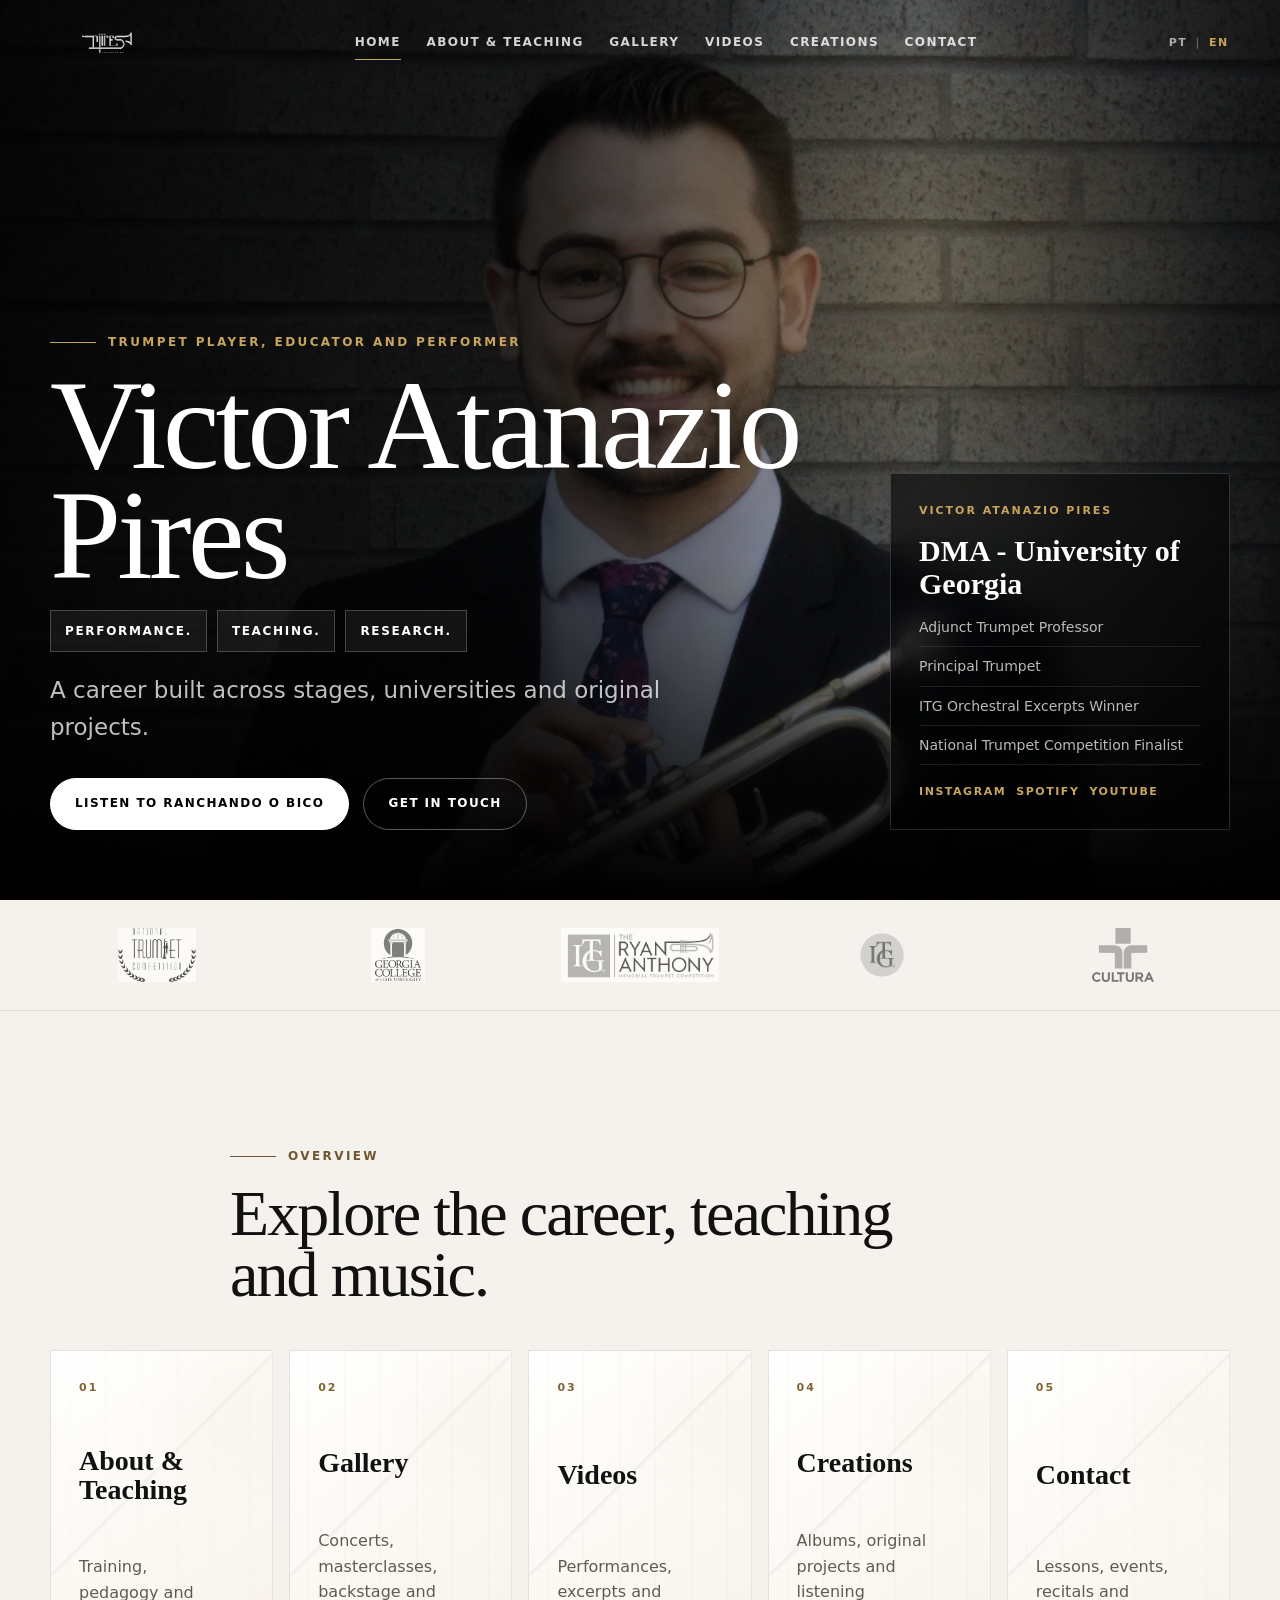
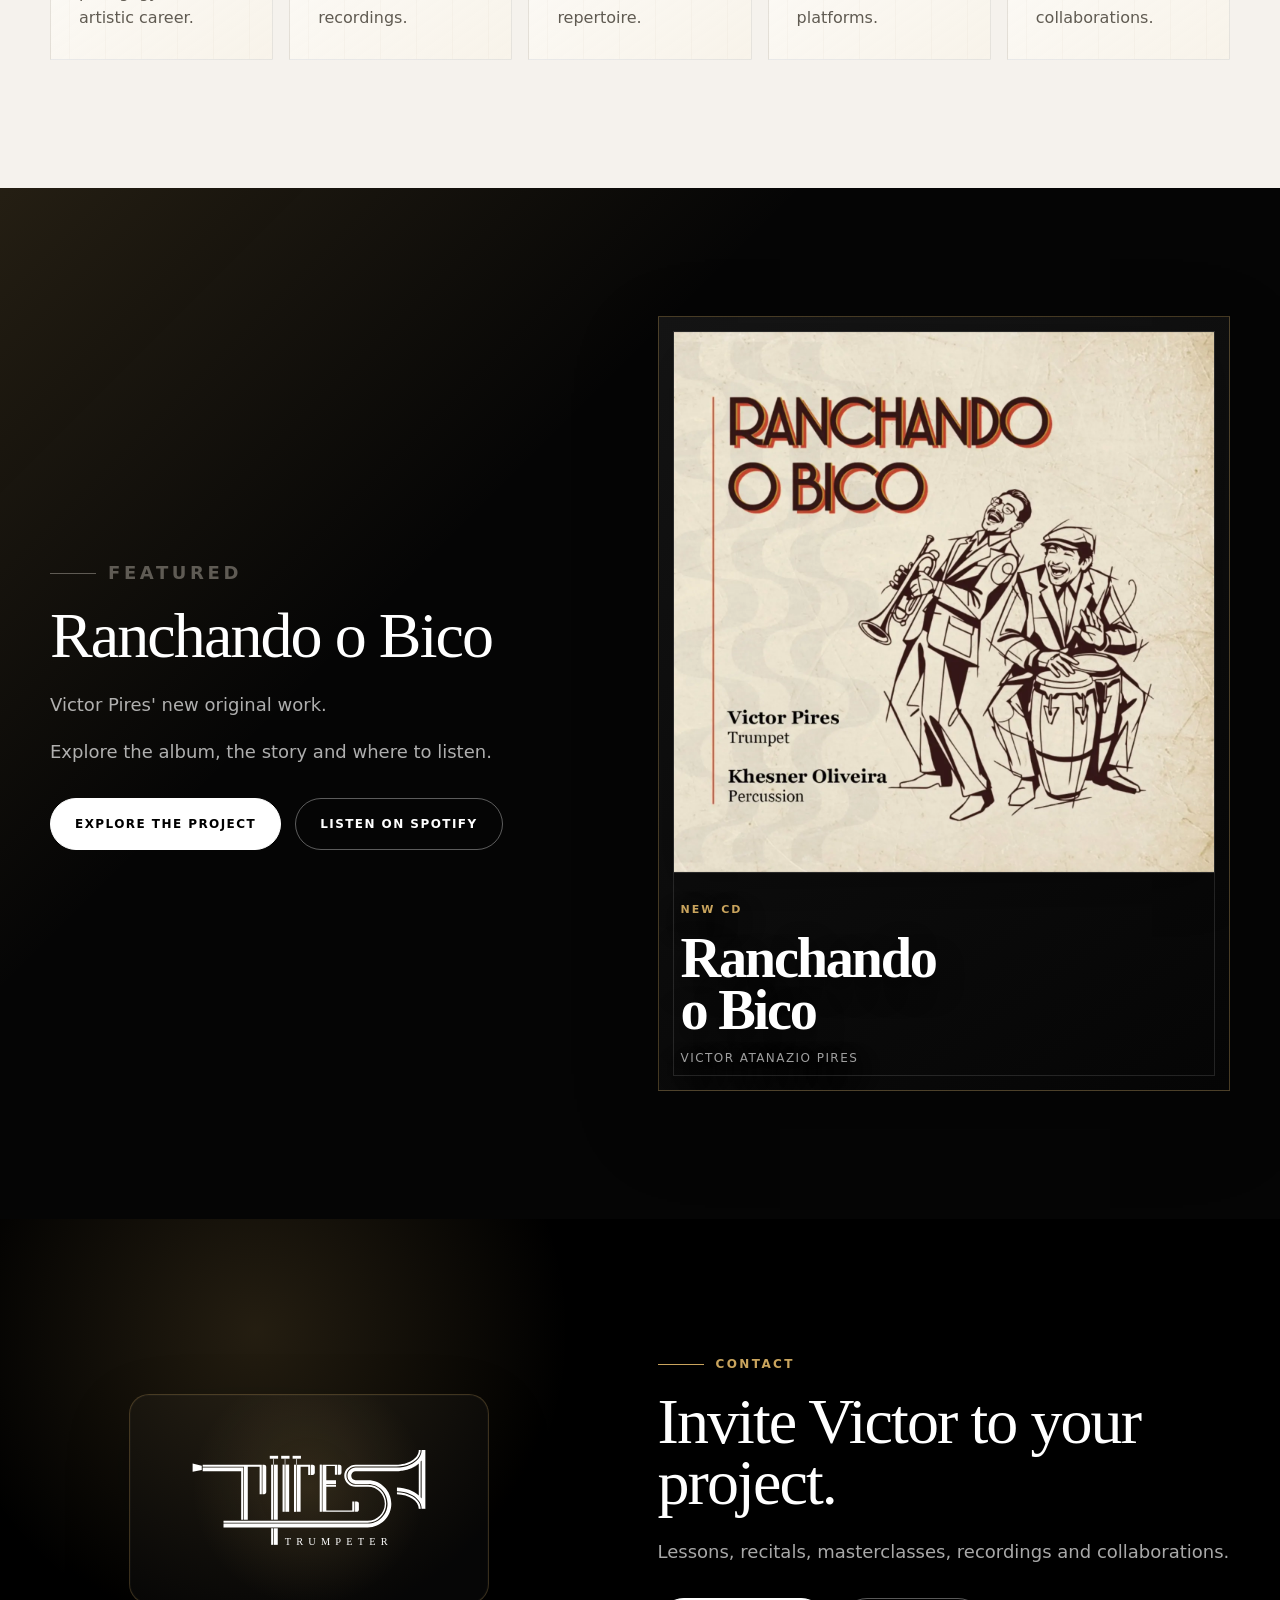
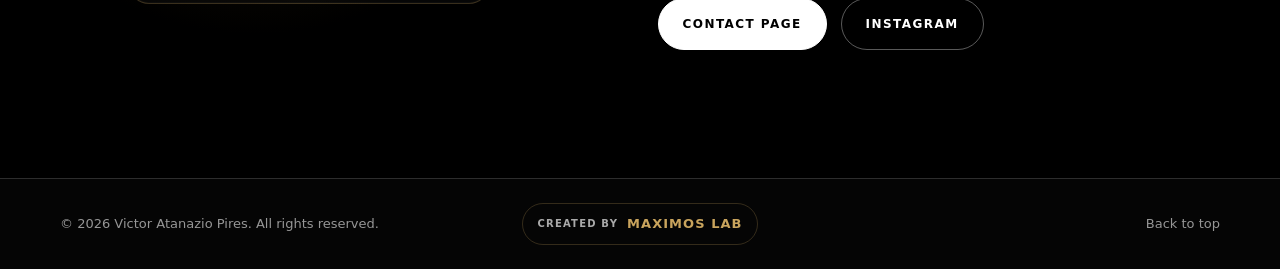
<file: index.html>
<!doctype html>
<html lang="en">
  <head>
    <meta charset="utf-8" />
    <meta name="viewport" content="width=device-width, initial-scale=1" />
    <title>Pires Trumpet | Victor Atanazio Pires</title>
    <meta name="description" content="Trumpet player, educator and performer. Explore his music, performances, teaching and original projects." />
    <link rel="canonical" href="https://jrhenriquerf.github.io/pires-trumpet/en/index.html" />
    <link rel="alternate" hreflang="pt-BR" href="https://jrhenriquerf.github.io/pires-trumpet/pt.html" />
    <link rel="alternate" hreflang="en" href="https://jrhenriquerf.github.io/pires-trumpet/en/index.html" />
    <link rel="alternate" hreflang="x-default" href="https://jrhenriquerf.github.io/pires-trumpet/en/index.html" />
    <meta name="theme-color" content="#000000" />
    <meta property="og:title" content="Victor Atanazio Pires | Pires Trumpet" />
    <meta property="og:description" content="Trumpet player, educator and performer. Explore his music, performances, teaching and original projects." />
    <meta property="og:type" content="website" />
    <meta property="og:url" content="https://jrhenriquerf.github.io/pires-trumpet/en/index.html" />
    <meta property="og:site_name" content="Pires Trumpet" />
    <meta property="og:locale" content="en_US" />
    <meta property="og:locale:alternate" content="pt_BR" />
    <meta property="og:image" content="https://jrhenriquerf.github.io/pires-trumpet/assets/og/victor-pires-share-en.jpg" />
    <meta property="og:image:secure_url" content="https://jrhenriquerf.github.io/pires-trumpet/assets/og/victor-pires-share-en.jpg" />
    <meta property="og:image:type" content="image/jpeg" />
    <meta property="og:image:width" content="1200" />
    <meta property="og:image:height" content="630" />
    <meta property="og:image:alt" content="Victor Atanazio Pires holding his trumpet, with the Pires Trumpet identity." />
    <meta name="twitter:image" content="https://jrhenriquerf.github.io/pires-trumpet/assets/og/victor-pires-share-en.jpg" />
    <meta name="twitter:image:alt" content="Victor Atanazio Pires holding his trumpet, with the Pires Trumpet identity." />
    <meta name="twitter:card" content="summary_large_image" />
    <meta name="twitter:title" content="Victor Atanazio Pires | Pires Trumpet" />
    <meta name="twitter:description" content="Trumpet player, educator and performer. Explore his music, performances, teaching and original projects." />
    <link rel="icon" type="image/png" href="site-assets/favicon.png" />
    <meta http-equiv="refresh" content="0; url=en/index.html" />
    <script>window.location.replace('en/index.html');</script>
  </head>
  <body>
    <p>Redirecting to the English version. <a href="en/index.html">Continue to Pires Trumpet</a>.</p>
    <p>Versao em portugues: <a href="pt.html">abrir em portugues</a>.</p>
  </body>
</html>
</file>
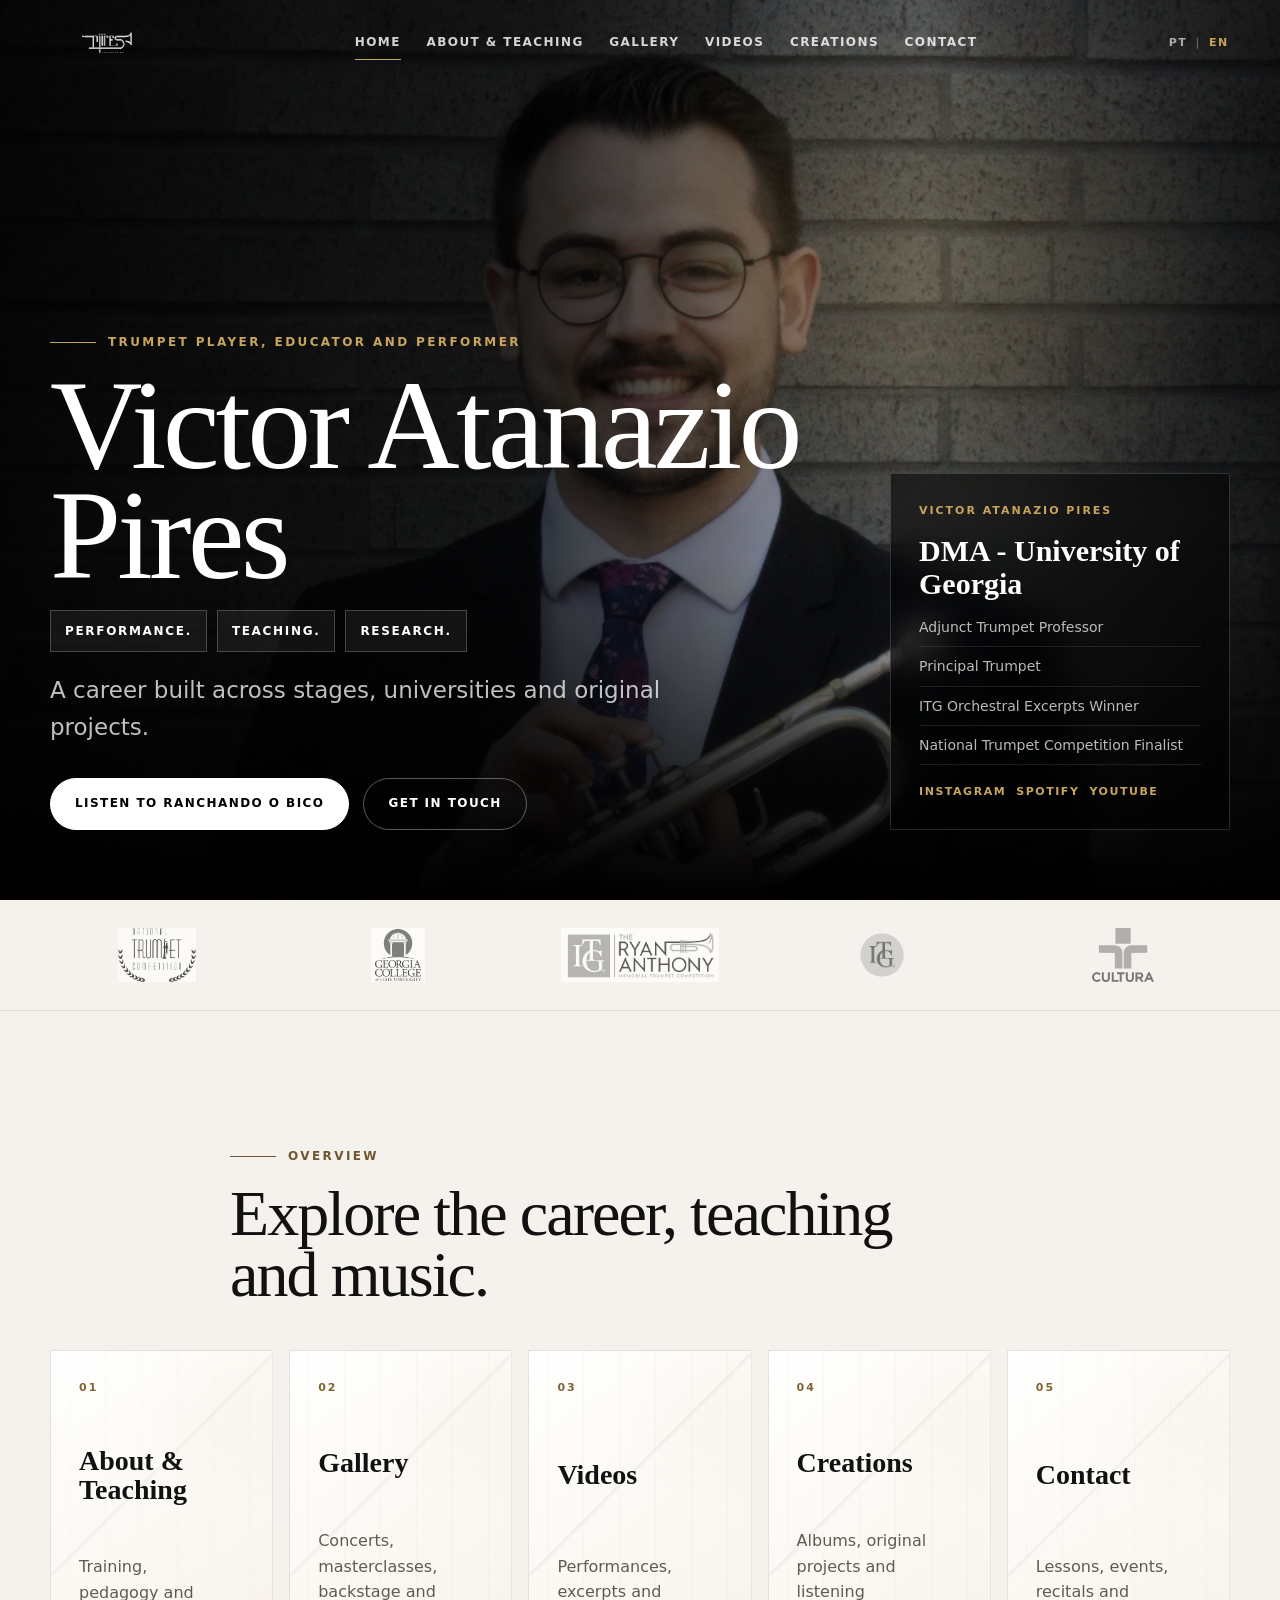
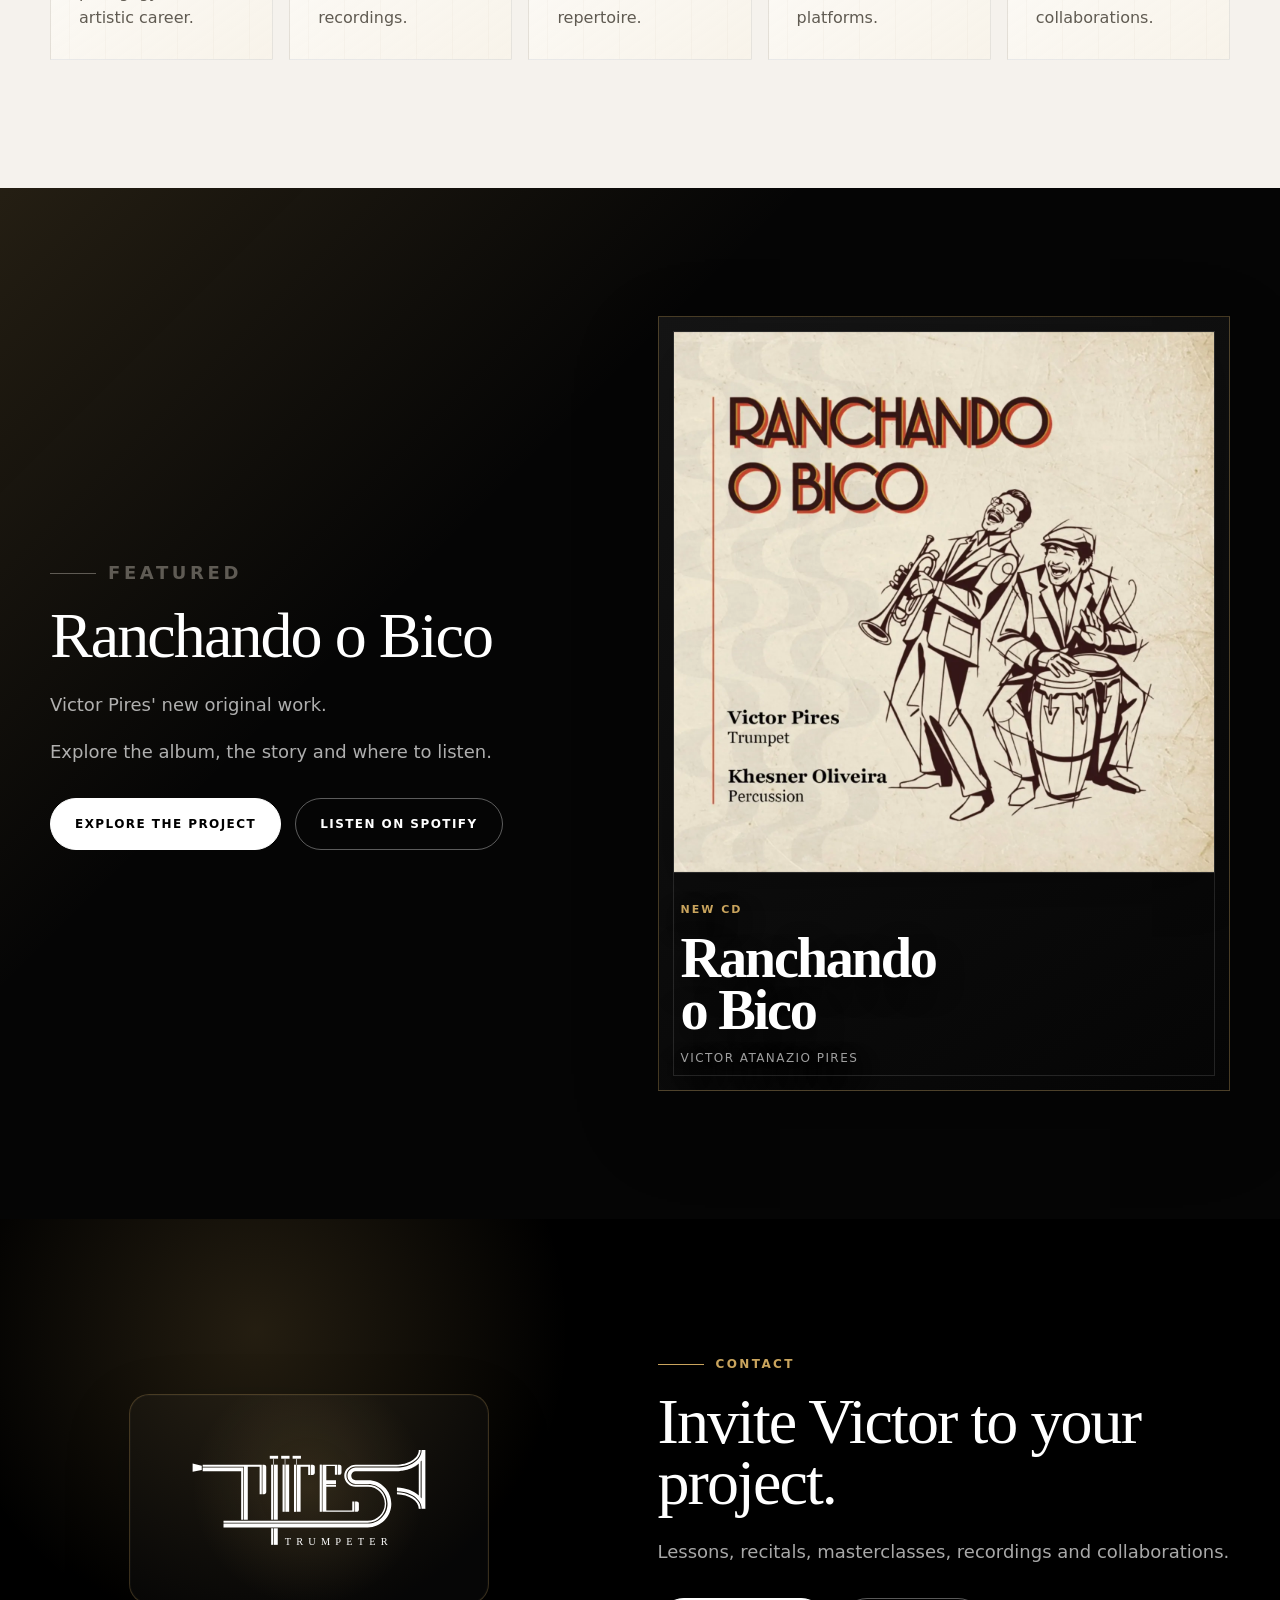
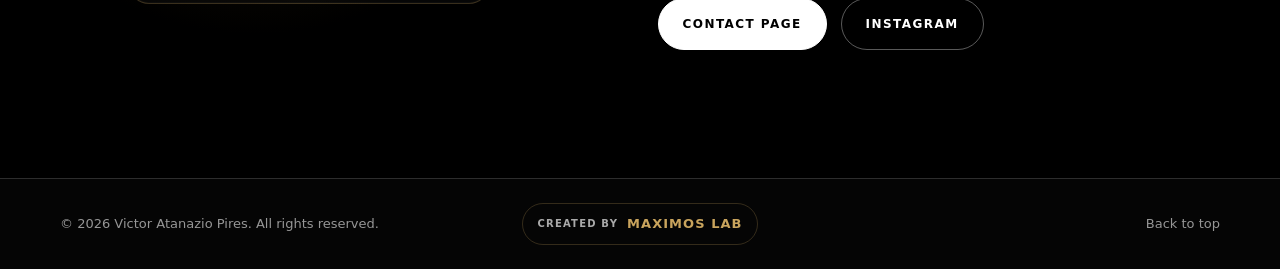
<file: en/index.html>
<!doctype html>
<html lang="en">
  <head>
    <meta charset="utf-8" />
    <meta name="viewport" content="width=device-width, initial-scale=1" />
    <title>Pires Trumpet | Victor Atanazio Pires</title>
    <meta name="description" content="Trumpet player, educator and performer. Explore his music, performances, teaching and original projects." />
    <link rel="canonical" href="https://jrhenriquerf.github.io/pires-trumpet/en/index.html" />
    <link rel="alternate" hreflang="pt-BR" href="https://jrhenriquerf.github.io/pires-trumpet/pt.html" />
    <link rel="alternate" hreflang="en" href="https://jrhenriquerf.github.io/pires-trumpet/en/index.html" />
    <link rel="alternate" hreflang="x-default" href="https://jrhenriquerf.github.io/pires-trumpet/en/index.html" />
    <meta name="theme-color" content="#000000" />
    <meta property="og:title" content="Victor Atanazio Pires | Pires Trumpet" />
    <meta property="og:description" content="Trumpet player, educator and performer. Explore his music, performances, teaching and original projects." />
    <meta property="og:type" content="website" />
    <meta property="og:url" content="https://jrhenriquerf.github.io/pires-trumpet/en/index.html" />
    <meta property="og:site_name" content="Pires Trumpet" />
    <meta property="og:locale" content="en_US" />
    <meta property="og:locale:alternate" content="pt_BR" />
    <meta property="og:image" content="https://jrhenriquerf.github.io/pires-trumpet/assets/og/victor-pires-share-en.jpg" />
    <meta property="og:image:secure_url" content="https://jrhenriquerf.github.io/pires-trumpet/assets/og/victor-pires-share-en.jpg" />
    <meta property="og:image:type" content="image/jpeg" />
    <meta property="og:image:width" content="1200" />
    <meta property="og:image:height" content="630" />
    <meta property="og:image:alt" content="Victor Atanazio Pires holding his trumpet, with the Pires Trumpet identity." />
    <meta name="twitter:image" content="https://jrhenriquerf.github.io/pires-trumpet/assets/og/victor-pires-share-en.jpg" />
    <meta name="twitter:image:alt" content="Victor Atanazio Pires holding his trumpet, with the Pires Trumpet identity." />
    <meta name="twitter:card" content="summary_large_image" />
    <meta name="twitter:title" content="Victor Atanazio Pires | Pires Trumpet" />
    <meta name="twitter:description" content="Trumpet player, educator and performer. Explore his music, performances, teaching and original projects." />
    <link rel="icon" type="image/png" href="../site-assets/favicon.png" />
    <link rel="apple-touch-icon" href="../site-assets/favicon.png" />
    <link rel="stylesheet" href="../styles.css" />
  </head>
  <body id="topo" data-asset-base="../">
    <a class="skip-link" href="#content">Skip to content</a>

    <header class="site-header" data-header>
      <a class="brand" href="index.html" aria-label="Pires Trumpet - home">
        <img src="../site-assets/logo-white.svg" alt="Pires Trumpet" />
      </a>
      <nav class="site-nav" aria-label="Main navigation">
        <a href="index.html">Home</a>
        <a href="about.html">About & Teaching</a>
        <a href="gallery.html">Gallery</a>
        <a href="videos.html">Videos</a>
        <a href="creations.html">Creations</a>
        <a href="contact.html">Contact</a>
      </nav>
      <div class="language-switcher" aria-label="Select language">
        <a href="../pt.html">PT</a>
        <span aria-hidden="true">|</span>
        <a class="is-active" aria-current="true" href="index.html">EN</a>
      </div>
      <button class="nav-toggle" type="button" aria-label="Open menu" aria-expanded="false">
        <span></span><span></span><span></span>
      </button>
    </header>

    <main id="content">
      <section class="hero" id="home">
        <div class="hero-media" aria-hidden="true"><img src="../site-assets/hero.webp" alt="" /></div>
        <div class="hero-shade" aria-hidden="true"></div>
        <div class="container hero-grid">
          <div class="hero-copy">
            <p class="eyebrow">Trumpet player, educator and performer</p>
            <h1>Victor Atanazio Pires</h1>
            <div class="statement-list hero-statement" aria-label="Career pillars"><span>Performance.</span><span>Teaching.</span><span>Research.</span></div>
            <p class="short-copy">A career built across stages, universities and original projects.</p>
            <div class="hero-actions"><a class="button primary" href="creations.html">Listen to Ranchando o Bico</a><a class="button secondary" href="contact.html">Get in touch</a></div>
          </div>
          <aside class="hero-card credential-panel" aria-label="Victor Pires credentials">
            <span>Victor Atanazio Pires</span><strong>DMA - University of Georgia</strong>
            <ul><li>Adjunct Trumpet Professor</li><li>Principal Trumpet</li><li>ITG Orchestral Excerpts Winner</li><li>National Trumpet Competition Finalist</li></ul>
            <nav aria-label="Quick links"><a href="https://www.instagram.com/victoratanazio/" target="_blank" rel="noopener noreferrer">Instagram</a><a href="https://open.spotify.com/intl-pt/artist/25MlnotVBEoEg26pZbiNKg?si=FOFFYQdDRWq3dsQpbXA50Q" target="_blank" rel="noopener noreferrer">Spotify</a><a href="https://www.youtube.com/@victorpirestrumpet" target="_blank" rel="noopener noreferrer">YouTube</a></nav>
          </aside>
        </div>
      </section>
      <section class="logo-strip" aria-label="Institutions and events"><div class="container logo-track"><img src="../site-assets/logo-uga.webp" alt="University of Georgia" loading="lazy" /><img src="../site-assets/logo-gcsu.jpeg" alt="Georgia College & State University" loading="lazy" /><img src="../site-assets/logo-itg.jpg" alt="Ryan Anthony International Trumpet Guild Competition" loading="lazy" /><img src="../site-assets/logo-ntc.png" alt="National Trumpet Competition" loading="lazy" /><img src="../site-assets/logo-cultura.svg" alt="Cultura Artistica" loading="lazy" /></div></section>
      <section class="section about"><div class="container section-heading compact"><p class="eyebrow dark">Overview</p><h2>Explore the career, teaching and music.</h2></div><div class="container overview-grid"><a class="overview-card" href="about.html"><span>01</span><h3>About & Teaching</h3><p>Training, pedagogy and artistic career.</p></a><a class="overview-card" href="gallery.html"><span>02</span><h3>Gallery</h3><p>Concerts, masterclasses, backstage and recordings.</p></a><a class="overview-card" href="videos.html"><span>03</span><h3>Videos</h3><p>Performances, excerpts and repertoire.</p></a><a class="overview-card" href="creations.html"><span>04</span><h3>Creations</h3><p>Albums, original projects and listening platforms.</p></a><a class="overview-card" href="contact.html"><span>05</span><h3>Contact</h3><p>Lessons, events, recitals and collaborations.</p></a></div></section>
      <section class="section dark-section"><div class="container split"><div class="section-copy light-copy"><p class="eyebrow">Featured</p><h2>Ranchando o Bico</h2><p class="short-copy">Victor Pires' new original work.</p><p class="short-copy">Explore the album, the story and where to listen.</p><div class="hero-actions"><a class="button primary" href="creations.html">Explore the project</a><a class="button secondary" href="https://open.spotify.com/intl-pt/album/2DOytuDjctXyBq2s2AgH6f?si=JWS8IhCgTX69d_6rbiFElQ" target="_blank" rel="noopener noreferrer">Listen on Spotify</a></div></div><article class="album-mark cover-card"><img class="album-cover-img" src="../assets/cds/ranchando o bico.webp" alt="Ranchando o Bico CD cover" loading="lazy" /><div class="album-cover-caption"><span>New CD</span><strong>Ranchando<br />o Bico</strong><small>Victor Atanazio Pires</small></div></article></div></section>
      <section class="contact"><div class="container contact-inner"><img src="../site-assets/logo-white.svg" alt="Pires Trumpet" loading="lazy" /><div><p class="eyebrow">Contact</p><h2>Invite Victor to your project.</h2><p>Lessons, recitals, masterclasses, recordings and collaborations.</p><div class="hero-actions"><a class="button primary" href="contact.html">Contact page</a><a class="button secondary" href="https://www.instagram.com/victoratanazio/" target="_blank" rel="noopener noreferrer">Instagram</a></div></div></div></section>
    </main>

    <footer class="site-footer">
      <p class="site-footer__copyright">&copy; <span id="year"></span> Victor Atanazio Pires. All rights reserved.</p>
      <a class="site-footer__credit" href="https://maximoslab.com.br/" target="_blank" rel="noopener noreferrer" aria-label="Visit Maximos LAB"><span>Created by</span><strong>Maximos LAB</strong></a>
      <a class="site-footer__top" href="#topo">Back to top</a>
    </footer>
    <script src="../script.js"></script>
  </body>
</html>
</file>
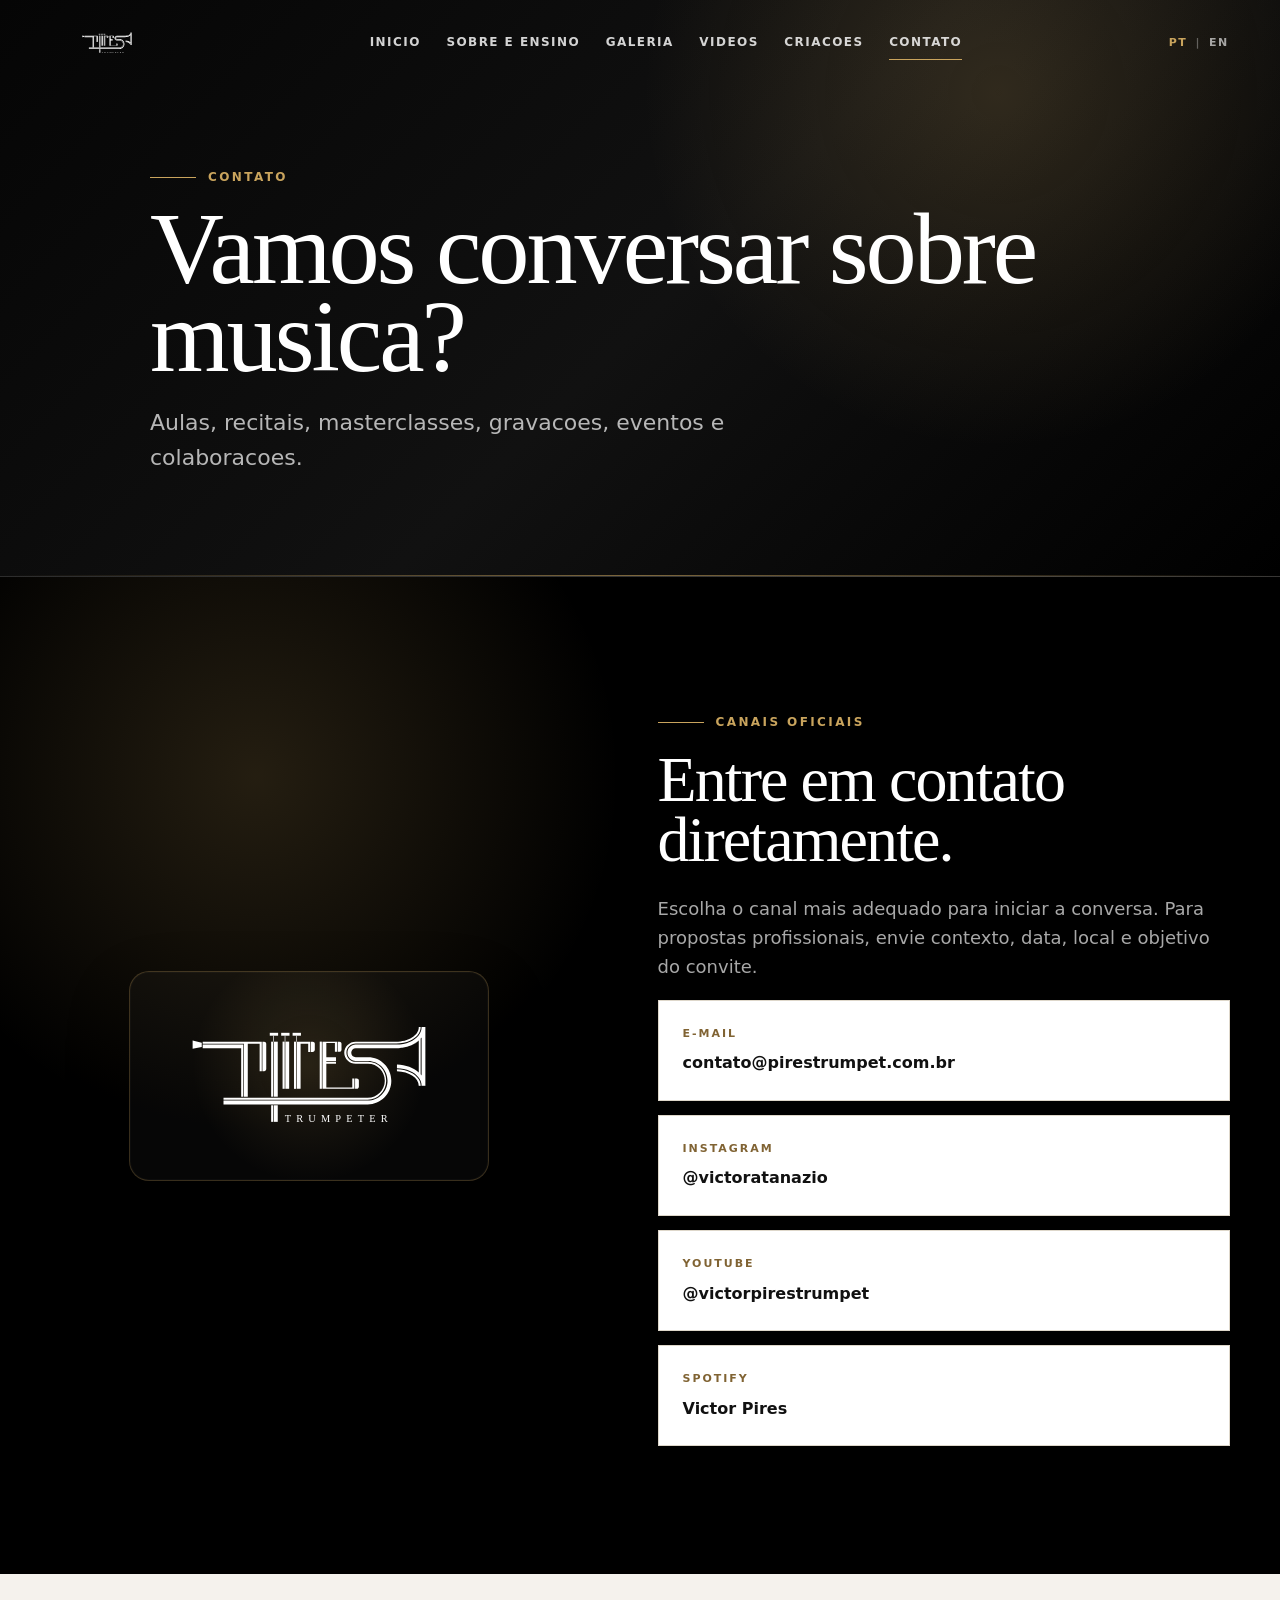
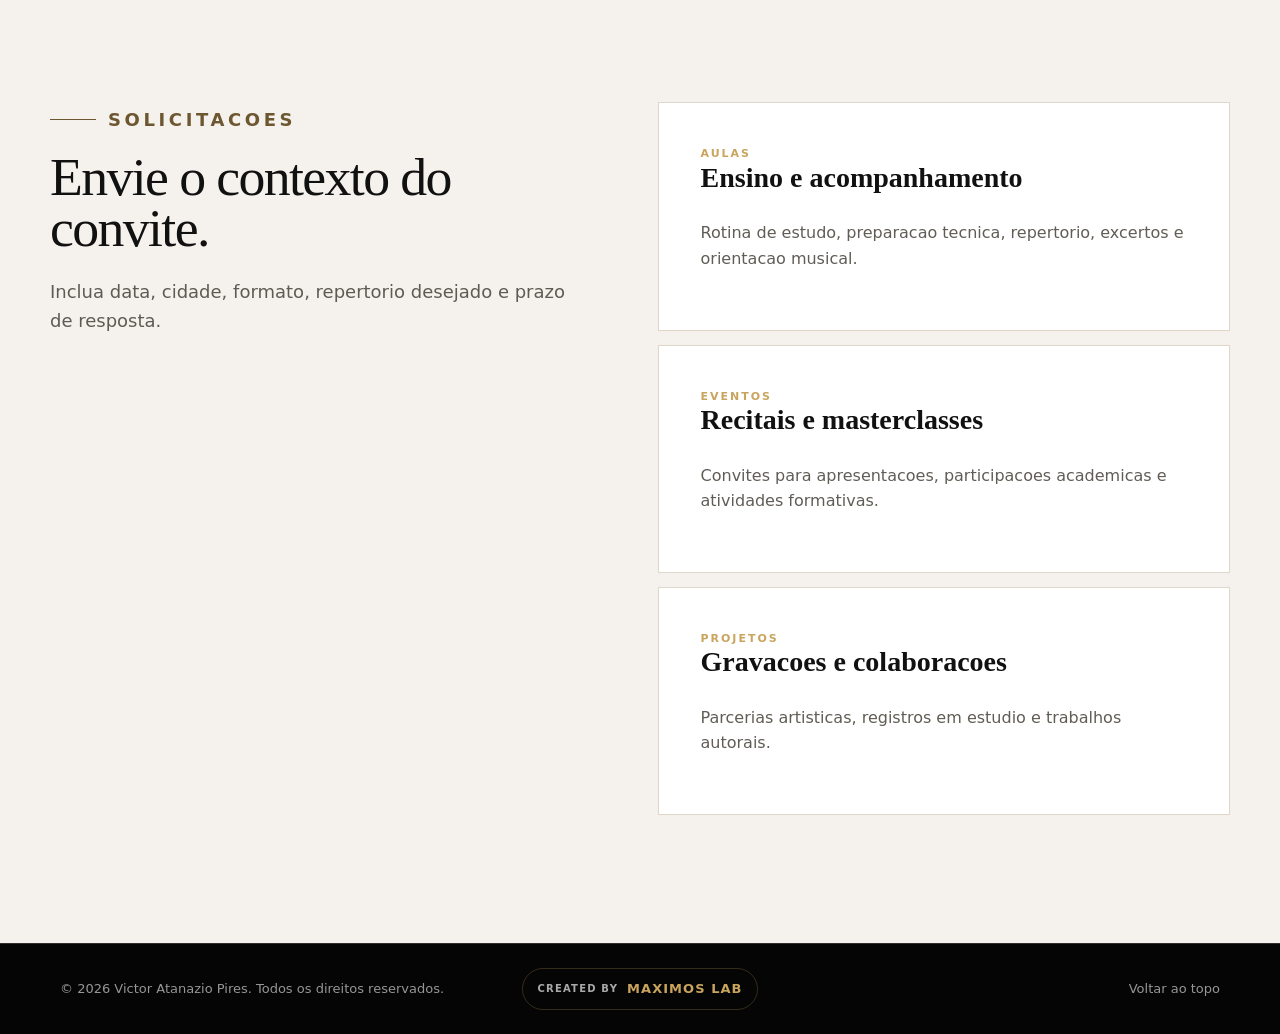
<file: contato.html>
<!doctype html>
<html lang="pt-BR">
  <head>
    <meta charset="utf-8" />
    <meta name="viewport" content="width=device-width, initial-scale=1" />
    <title>Contato | Pires Trumpet</title>
    <meta name="description" content="Entre em contato com Victor Atanazio Pires para aulas, eventos, recitais, masterclasses, gravacoes e colaboracoes." />
    <link rel="canonical" href="https://jrhenriquerf.github.io/pires-trumpet/contato.html" />
    <link rel="alternate" hreflang="pt-BR" href="https://jrhenriquerf.github.io/pires-trumpet/contato.html" />
    <link rel="alternate" hreflang="en" href="https://jrhenriquerf.github.io/pires-trumpet/en/contact.html" />
    <link rel="alternate" hreflang="x-default" href="https://jrhenriquerf.github.io/pires-trumpet/en/contact.html" />
    <meta name="theme-color" content="#000000" />
    <meta property="og:title" content="Contato | Pires Trumpet" />
    <meta property="og:description" content="Entre em contato com Victor Atanazio Pires para aulas, eventos, recitais, masterclasses, gravacoes e colaboracoes." />
    <meta property="og:type" content="website" />
    <meta property="og:url" content="https://jrhenriquerf.github.io/pires-trumpet/contato.html" />
    <meta property="og:site_name" content="Pires Trumpet" />
    <meta property="og:locale" content="pt_BR" />
    <meta property="og:locale:alternate" content="en_US" />
    <meta property="og:image" content="https://jrhenriquerf.github.io/pires-trumpet/assets/og/victor-pires-share.jpg" />
    <meta property="og:image:secure_url" content="https://jrhenriquerf.github.io/pires-trumpet/assets/og/victor-pires-share.jpg" />
    <meta property="og:image:type" content="image/jpeg" />
    <meta property="og:image:width" content="1200" />
    <meta property="og:image:height" content="630" />
    <meta property="og:image:alt" content="Victor Atanazio Pires com seu trompete e a identidade Pires Trumpet." />
    <meta name="twitter:image" content="https://jrhenriquerf.github.io/pires-trumpet/assets/og/victor-pires-share.jpg" />
    <meta name="twitter:image:alt" content="Victor Atanazio Pires com seu trompete e a identidade Pires Trumpet." />
    <meta name="twitter:card" content="summary_large_image" />
    <meta name="twitter:title" content="Contato | Pires Trumpet" />
    <meta name="twitter:description" content="Entre em contato com Victor Atanazio Pires para aulas, eventos, recitais, masterclasses, gravacoes e colaboracoes." />
    <link rel="icon" type="image/png" href="site-assets/favicon.png" />
    <link rel="apple-touch-icon" href="site-assets/favicon.png" />
    <link rel="preload" href="site-assets/hero.webp" as="image" />
    <link rel="stylesheet" href="styles.css" />
  </head>
  <body id="topo">
    <a class="skip-link" href="#conteudo">Ir para o conteudo</a>


    <header class="site-header" data-header>
      <a class="brand" href="pt.html" aria-label="Pires Trumpet - inicio">
        <img src="site-assets/logo-white.svg" alt="Pires Trumpet" />
      </a>
      <nav class="site-nav" aria-label="Navegacao principal">
        <a href="pt.html">Inicio</a>
        <a href="sobre.html">Sobre e ensino</a>
        <a href="galeria.html">Galeria</a>
        <a href="videos.html">Videos</a>
        <a href="criacoes.html">Criacoes</a>
        <a href="contato.html">Contato</a>
      </nav>
      <div class="language-switcher" aria-label="Selecionar idioma">
        <a class="is-active" aria-current="true" href="contato.html">PT</a>
        <span aria-hidden="true">|</span>
        <a href="en/contact.html">EN</a>
      </div>
      <button class="nav-toggle" type="button" aria-label="Abrir menu" aria-expanded="false">
        <span></span><span></span><span></span>
      </button>
    </header>

    <main id="conteudo">
      <section class="page-hero slim-hero">
        <div class="container">
          <p class="eyebrow">Contato</p>
          <h1>Vamos conversar sobre musica?</h1>
          <p>Aulas, recitais, masterclasses, gravacoes, eventos e colaboracoes.</p>
        </div>
      </section>

      <section class="contact contact-page">
        <div class="container contact-inner">
          <img src="site-assets/logo-white.svg" alt="Pires Trumpet" loading="lazy" />
          <div>
            <p class="eyebrow">Canais oficiais</p>
            <h2>Entre em contato diretamente.</h2>
            <p>Escolha o canal mais adequado para iniciar a conversa. Para propostas profissionais, envie contexto, data, local e objetivo do convite.</p>
            <div class="contact-links">
              <a href="mailto:contato@pirestrumpet.com.br"><span>E-mail</span> contato@pirestrumpet.com.br</a>
              <a href="https://www.instagram.com/victoratanazio/" target="_blank" rel="noopener noreferrer"><span>Instagram</span> @victoratanazio</a>
              <a href="https://www.youtube.com/@victorpirestrumpet" target="_blank" rel="noopener noreferrer"><span>YouTube</span> @victorpirestrumpet</a>
              <a href="https://open.spotify.com/intl-pt/artist/25MlnotVBEoEg26pZbiNKg?si=FOFFYQdDRWq3dsQpbXA50Q" target="_blank" rel="noopener noreferrer"><span>Spotify</span> Victor Pires</a>
            </div>
          </div>
        </div>
      </section>

      <section class="section about">
        <div class="container split">
          <div class="section-copy">
            <p class="eyebrow dark">Solicitacoes</p>
            <h2>Envie o contexto do convite.</h2>
            <p>Inclua data, cidade, formato, repertorio desejado e prazo de resposta.</p>
          </div>
          <div class="timeline">
            <article><span>Aulas</span><h3>Ensino e acompanhamento</h3><p>Rotina de estudo, preparacao tecnica, repertorio, excertos e orientacao musical.</p></article>
            <article><span>Eventos</span><h3>Recitais e masterclasses</h3><p>Convites para apresentacoes, participacoes academicas e atividades formativas.</p></article>
            <article><span>Projetos</span><h3>Gravacoes e colaboracoes</h3><p>Parcerias artisticas, registros em estudio e trabalhos autorais.</p></article>
          </div>
        </div>
      </section>
    </main>

    <footer class="site-footer">
      <p class="site-footer__copyright">&copy; <span id="year"></span> Victor Atanazio Pires. Todos os direitos reservados.</p>
      <a class="site-footer__credit" href="https://maximoslab.com.br/" target="_blank" rel="noopener noreferrer" aria-label="Conheça a Maximos LAB"><span>Created by</span><strong>Maximos LAB</strong></a>
      <a class="site-footer__top" href="#topo">Voltar ao topo</a>
    </footer>

    <script src="script.js"></script>
  </body>
</html>
</file>
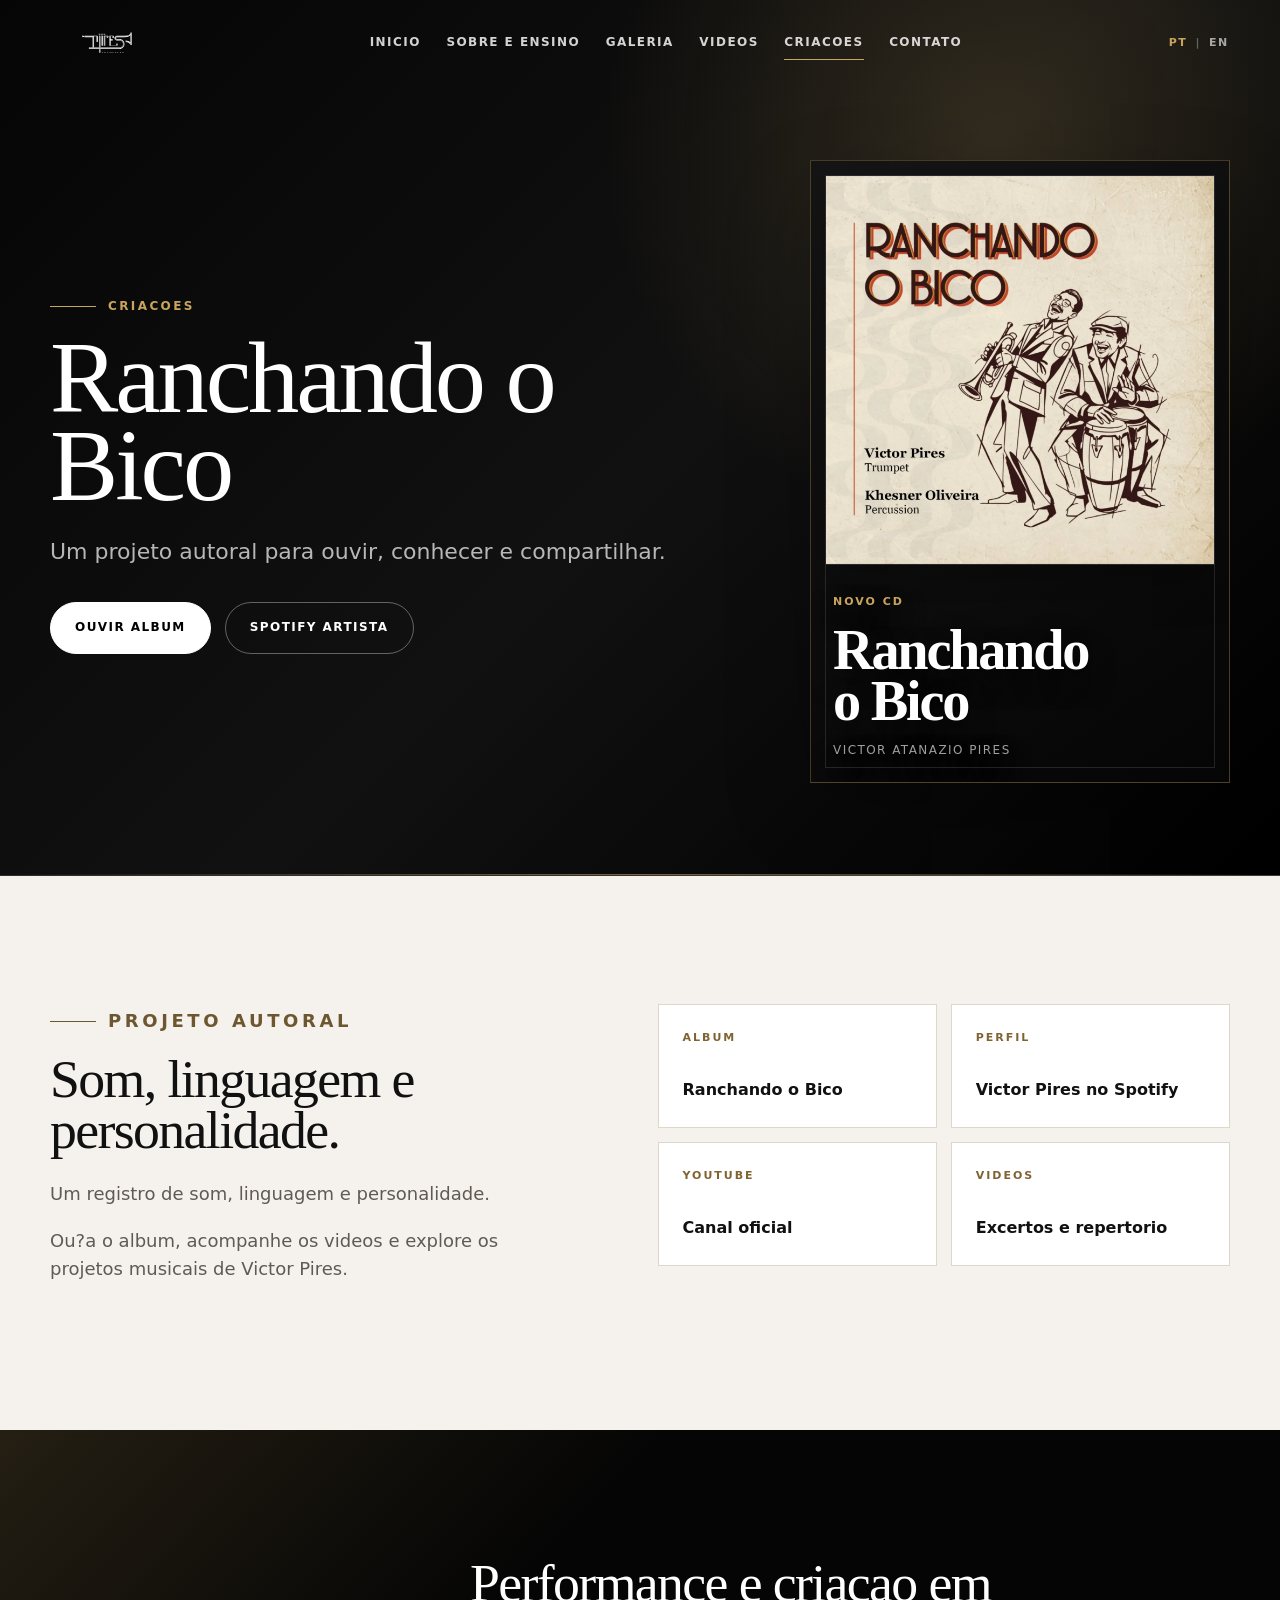
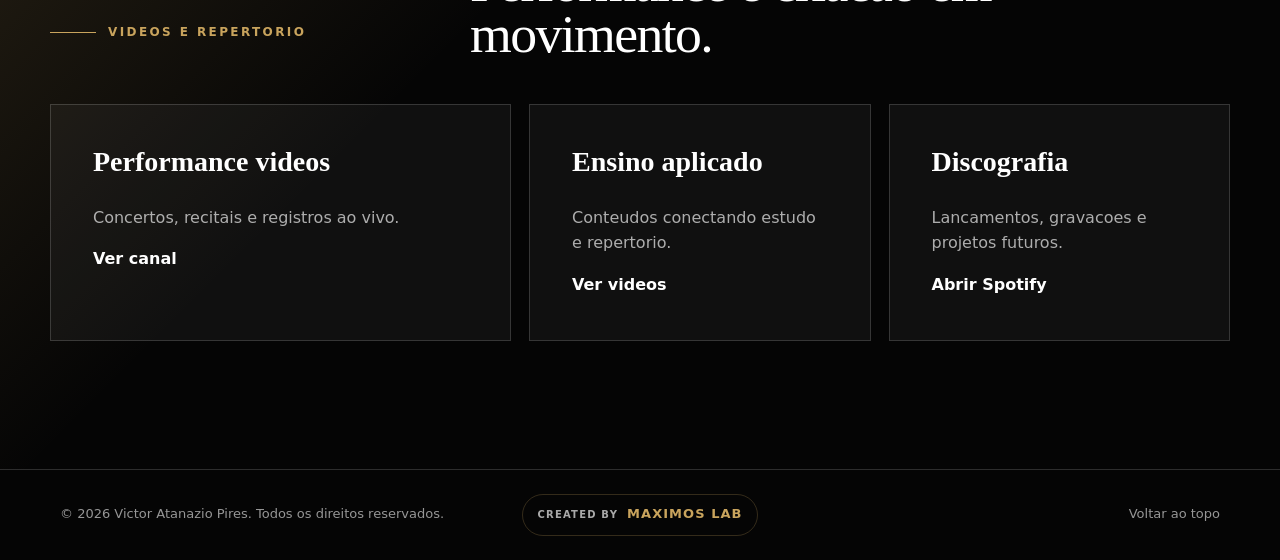
<file: criacoes.html>
<!doctype html>
<html lang="pt-BR">
  <head>
    <meta charset="utf-8" />
    <meta name="viewport" content="width=device-width, initial-scale=1" />
    <title>Criacoes | Ranchando o Bico | Pires Trumpet</title>
    <meta name="description" content="Pagina dedicada ao CD Ranchando o Bico, projetos autorais, Spotify, YouTube e criacoes musicais de Victor Pires." />
    <link rel="canonical" href="https://jrhenriquerf.github.io/pires-trumpet/criacoes.html" />
    <link rel="alternate" hreflang="pt-BR" href="https://jrhenriquerf.github.io/pires-trumpet/criacoes.html" />
    <link rel="alternate" hreflang="en" href="https://jrhenriquerf.github.io/pires-trumpet/en/creations.html" />
    <link rel="alternate" hreflang="x-default" href="https://jrhenriquerf.github.io/pires-trumpet/en/creations.html" />
    <meta name="theme-color" content="#000000" />
    <meta property="og:title" content="Criacoes | Ranchando o Bico | Pires Trumpet" />
    <meta property="og:description" content="Pagina dedicada ao CD Ranchando o Bico, projetos autorais, Spotify, YouTube e criacoes musicais de Victor Pires." />
    <meta property="og:type" content="website" />
    <meta property="og:url" content="https://jrhenriquerf.github.io/pires-trumpet/criacoes.html" />
    <meta property="og:site_name" content="Pires Trumpet" />
    <meta property="og:locale" content="pt_BR" />
    <meta property="og:locale:alternate" content="en_US" />
    <meta property="og:image" content="https://jrhenriquerf.github.io/pires-trumpet/assets/og/victor-pires-share.jpg" />
    <meta property="og:image:secure_url" content="https://jrhenriquerf.github.io/pires-trumpet/assets/og/victor-pires-share.jpg" />
    <meta property="og:image:type" content="image/jpeg" />
    <meta property="og:image:width" content="1200" />
    <meta property="og:image:height" content="630" />
    <meta property="og:image:alt" content="Victor Atanazio Pires com seu trompete e a identidade Pires Trumpet." />
    <meta name="twitter:image" content="https://jrhenriquerf.github.io/pires-trumpet/assets/og/victor-pires-share.jpg" />
    <meta name="twitter:image:alt" content="Victor Atanazio Pires com seu trompete e a identidade Pires Trumpet." />
    <meta name="twitter:card" content="summary_large_image" />
    <meta name="twitter:title" content="Criacoes | Ranchando o Bico | Pires Trumpet" />
    <meta name="twitter:description" content="Pagina dedicada ao CD Ranchando o Bico, projetos autorais, Spotify, YouTube e criacoes musicais de Victor Pires." />
    <link rel="icon" type="image/png" href="site-assets/favicon.png" />
    <link rel="apple-touch-icon" href="site-assets/favicon.png" />
    <link rel="preload" href="site-assets/hero.webp" as="image" />
    <link rel="stylesheet" href="styles.css" />
  </head>
  <body id="topo">
    <a class="skip-link" href="#conteudo">Ir para o conteudo</a>


    <header class="site-header" data-header>
      <a class="brand" href="pt.html" aria-label="Pires Trumpet - inicio">
        <img src="site-assets/logo-white.svg" alt="Pires Trumpet" />
      </a>
      <nav class="site-nav" aria-label="Navegacao principal">
        <a href="pt.html">Inicio</a>
        <a href="sobre.html">Sobre e ensino</a>
        <a href="galeria.html">Galeria</a>
        <a href="videos.html">Videos</a>
        <a href="criacoes.html">Criacoes</a>
        <a href="contato.html">Contato</a>
      </nav>
      <div class="language-switcher" aria-label="Selecionar idioma">
        <a class="is-active" aria-current="true" href="criacoes.html">PT</a>
        <span aria-hidden="true">|</span>
        <a href="en/creations.html">EN</a>
      </div>
      <button class="nav-toggle" type="button" aria-label="Abrir menu" aria-expanded="false">
        <span></span><span></span><span></span>
      </button>
    </header>

    <main id="conteudo">
      <section class="album-hero">
        <div class="container album-hero-grid">
          <div>
            <p class="eyebrow">Criacoes</p>
            <h1>Ranchando o Bico</h1>
            <p>Um projeto autoral para ouvir, conhecer e compartilhar.</p>
            <div class="hero-actions">
              <a class="button primary" href="https://open.spotify.com/intl-pt/album/2DOytuDjctXyBq2s2AgH6f?si=JWS8IhCgTX69d_6rbiFElQ" target="_blank" rel="noopener noreferrer">Ouvir album</a>
              <a class="button secondary" href="https://open.spotify.com/intl-pt/artist/25MlnotVBEoEg26pZbiNKg?si=FOFFYQdDRWq3dsQpbXA50Q" target="_blank" rel="noopener noreferrer">Spotify artista</a>
            </div>
          </div>
          <article class="album-mark cover-card large"><img class="album-cover-img" src="assets/cds/ranchando o bico.webp" alt="Capa do CD Ranchando o Bico" loading="lazy" /><div class="album-cover-caption"><span>Novo CD</span><strong>Ranchando<br />o Bico</strong><small>Victor Atanazio Pires</small></div></article>
        </div>
      </section>

      <section class="section about">
        <div class="container split">
          <div class="section-copy">
            <p class="eyebrow dark">Projeto autoral</p>
            <h2>Som, linguagem e personalidade.</h2>
            <p class="short-copy">Um registro de som, linguagem e personalidade.</p>
            <p class="short-copy">Ou?a o album, acompanhe os videos e explore os projetos musicais de Victor Pires.</p>
          </div>
          <div class="creation-list creation-cards">
            <a href="https://open.spotify.com/intl-pt/album/2DOytuDjctXyBq2s2AgH6f?si=JWS8IhCgTX69d_6rbiFElQ" target="_blank" rel="noopener noreferrer"><span>Album</span> Ranchando o Bico</a>
            <a href="https://open.spotify.com/intl-pt/artist/25MlnotVBEoEg26pZbiNKg?si=FOFFYQdDRWq3dsQpbXA50Q" target="_blank" rel="noopener noreferrer"><span>Perfil</span> Victor Pires no Spotify</a>
            <a href="https://www.youtube.com/@victorpirestrumpet" target="_blank" rel="noopener noreferrer"><span>YouTube</span> Canal oficial</a>
            <a href="videos.html"><span>Videos</span> Excertos e repertorio</a>
          </div>
        </div>
      </section>

      <section class="section dark-section">
        <div class="container">
          <div class="section-heading">
            <p class="eyebrow">Videos e repertorio</p>
            <h2>Performance e criacao em movimento.</h2>
          </div>
          <div class="music-grid">
            <article class="music-card"><h3>Performance videos</h3><p>Concertos, recitais e registros ao vivo.</p><a href="https://www.youtube.com/@victorpirestrumpet" target="_blank" rel="noopener noreferrer">Ver canal</a></article>
            <article class="music-card"><h3>Ensino aplicado</h3><p>Conteudos conectando estudo e repertorio.</p><a href="videos.html">Ver videos</a></article>
            <article class="music-card"><h3>Discografia</h3><p>Lancamentos, gravacoes e projetos futuros.</p><a href="https://open.spotify.com/intl-pt/artist/25MlnotVBEoEg26pZbiNKg?si=FOFFYQdDRWq3dsQpbXA50Q" target="_blank" rel="noopener noreferrer">Abrir Spotify</a></article>
          </div>
        </div>
      </section>
    </main>

    <footer class="site-footer">
      <p class="site-footer__copyright">&copy; <span id="year"></span> Victor Atanazio Pires. Todos os direitos reservados.</p>
      <a class="site-footer__credit" href="https://maximoslab.com.br/" target="_blank" rel="noopener noreferrer" aria-label="Conheça a Maximos LAB"><span>Created by</span><strong>Maximos LAB</strong></a>
      <a class="site-footer__top" href="#topo">Voltar ao topo</a>
    </footer>

    <script src="script.js"></script>
  </body>
</html>
</file>
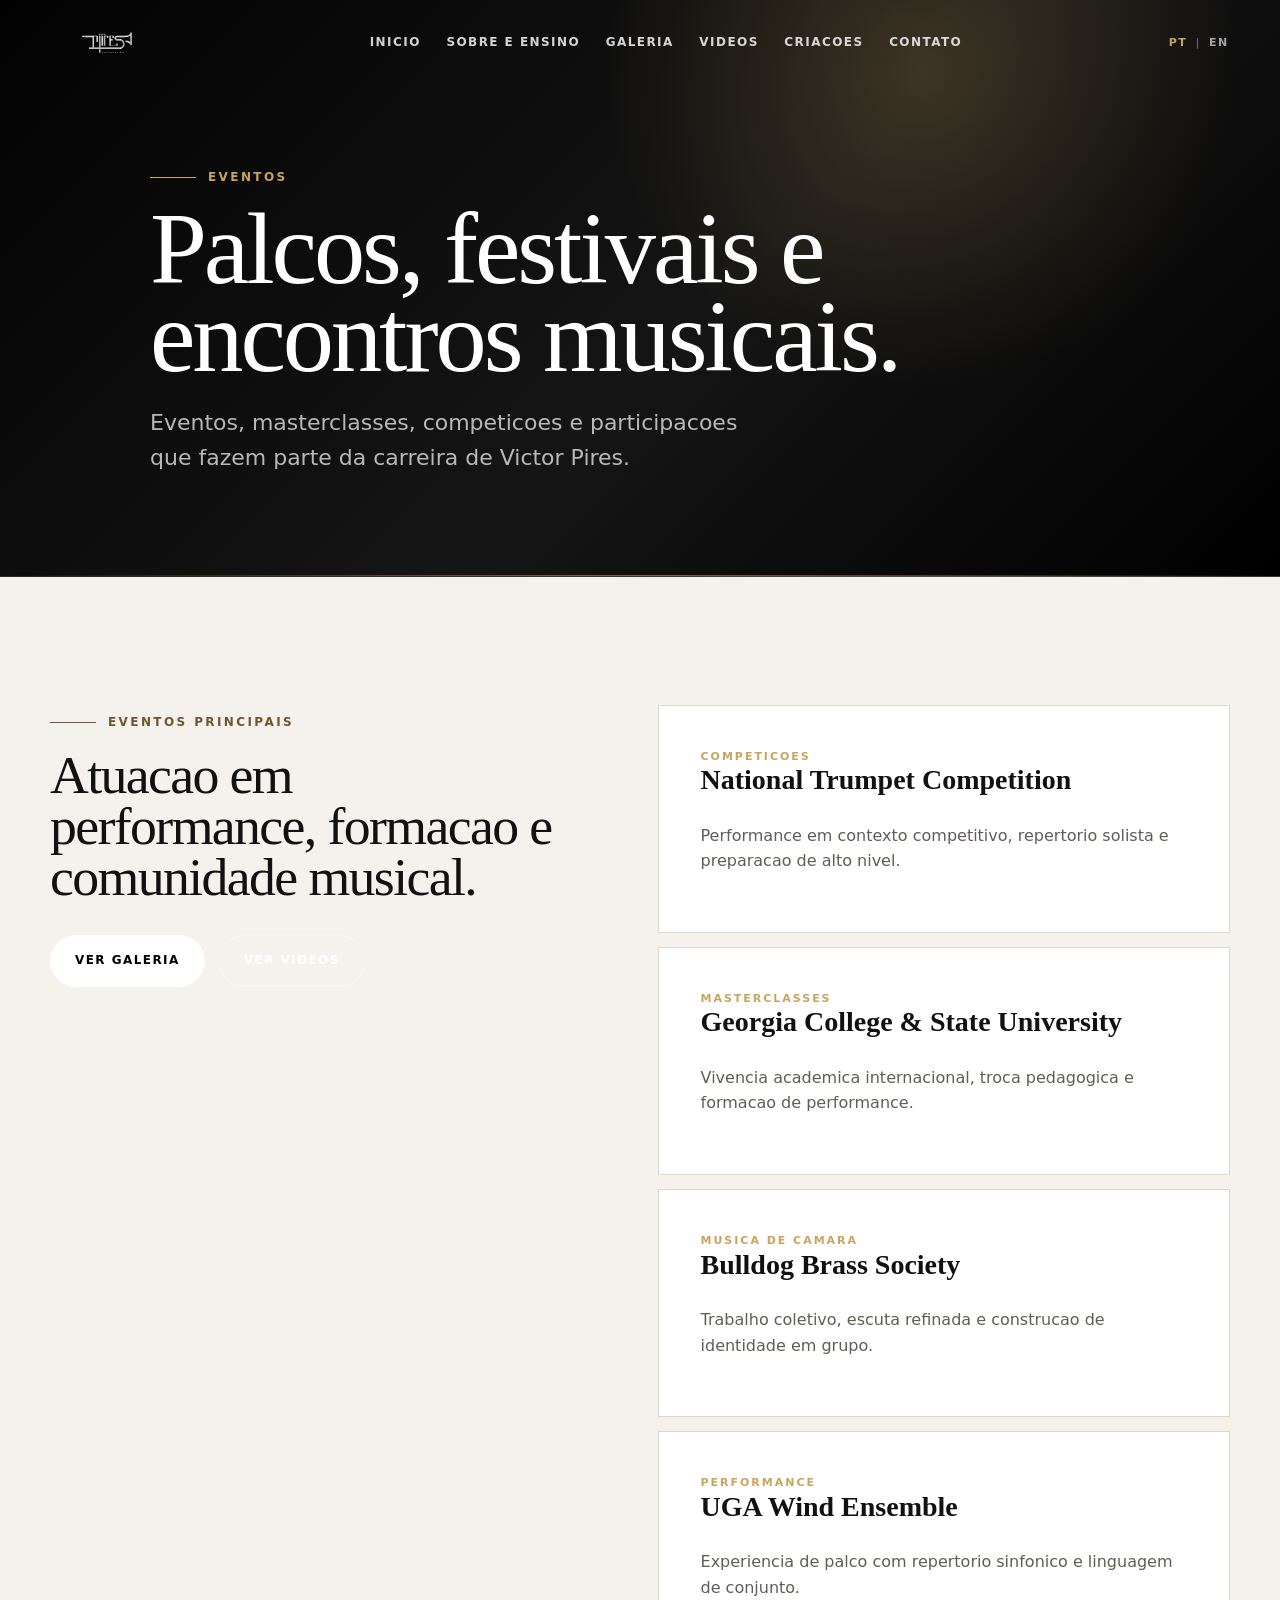
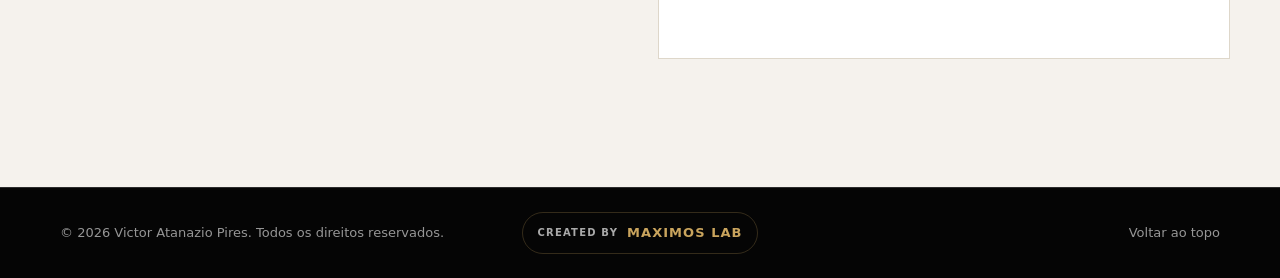
<file: galeria-eventos.html>
<!doctype html>
<html lang="pt-BR">
  <head>
    <meta charset="utf-8" />
    <meta name="viewport" content="width=device-width, initial-scale=1" />
    <title>Eventos | Victor Atanazio Pires</title>
    <meta name="description" content="Eventos principais, masterclasses, competicoes e registros de atuacao artistica de Victor Atanazio Pires." />
    <link rel="canonical" href="https://jrhenriquerf.github.io/pires-trumpet/galeria-eventos.html" />
    <link rel="alternate" hreflang="pt-BR" href="https://jrhenriquerf.github.io/pires-trumpet/galeria-eventos.html" />
    <link rel="alternate" hreflang="en" href="https://jrhenriquerf.github.io/pires-trumpet/en/events.html" />
    <link rel="alternate" hreflang="x-default" href="https://jrhenriquerf.github.io/pires-trumpet/en/events.html" />
    <meta name="theme-color" content="#000000" />
    <meta property="og:title" content="Eventos | Victor Atanazio Pires" />
    <meta property="og:description" content="Eventos principais, masterclasses, competicoes e registros de atuacao artistica de Victor Atanazio Pires." />
    <meta property="og:type" content="website" />
    <meta property="og:url" content="https://jrhenriquerf.github.io/pires-trumpet/galeria-eventos.html" />
    <meta property="og:site_name" content="Pires Trumpet" />
    <meta property="og:locale" content="pt_BR" />
    <meta property="og:locale:alternate" content="en_US" />
    <meta property="og:image" content="https://jrhenriquerf.github.io/pires-trumpet/assets/og/victor-pires-share.jpg" />
    <meta property="og:image:secure_url" content="https://jrhenriquerf.github.io/pires-trumpet/assets/og/victor-pires-share.jpg" />
    <meta property="og:image:type" content="image/jpeg" />
    <meta property="og:image:width" content="1200" />
    <meta property="og:image:height" content="630" />
    <meta property="og:image:alt" content="Victor Atanazio Pires com seu trompete e a identidade Pires Trumpet." />
    <meta name="twitter:image" content="https://jrhenriquerf.github.io/pires-trumpet/assets/og/victor-pires-share.jpg" />
    <meta name="twitter:image:alt" content="Victor Atanazio Pires com seu trompete e a identidade Pires Trumpet." />
    <meta name="twitter:card" content="summary_large_image" />
    <meta name="twitter:title" content="Eventos | Victor Atanazio Pires" />
    <meta name="twitter:description" content="Eventos principais, masterclasses, competicoes e registros de atuacao artistica de Victor Atanazio Pires." />
    <link rel="icon" type="image/png" href="site-assets/favicon.png" />
    <link rel="apple-touch-icon" href="site-assets/favicon.png" />
    <link rel="stylesheet" href="styles.css" />
  </head>
  <body id="topo">
    <a class="skip-link" href="#conteudo">Ir para o conteudo</a>

    <header class="site-header" data-header>
      <a class="brand" href="pt.html" aria-label="Pires Trumpet - inicio">
        <img src="site-assets/logo-white.svg" alt="Pires Trumpet" />
      </a>
      <nav class="site-nav" aria-label="Navegacao principal">
        <a href="pt.html">Inicio</a>
        <a href="sobre.html">Sobre e ensino</a>
        <a href="galeria.html">Galeria</a>
        <a href="videos.html">Videos</a>
        <a href="criacoes.html">Criacoes</a>
        <a href="contato.html">Contato</a>
      </nav>
      <div class="language-switcher" aria-label="Selecionar idioma">
        <a class="is-active" aria-current="true" href="galeria-eventos.html">PT</a>
        <span aria-hidden="true">|</span>
        <a href="en/events.html">EN</a>
      </div>
      <button class="nav-toggle" type="button" aria-label="Abrir menu" aria-expanded="false">
        <span></span><span></span><span></span>
      </button>
    </header>

    <main id="conteudo">
      <section class="page-hero slim-hero media-page-hero">
        <div class="container">
          <p class="eyebrow">Eventos</p>
          <h1>Palcos, festivais e encontros musicais.</h1>
          <p>Eventos, masterclasses, competicoes e participacoes que fazem parte da carreira de Victor Pires.</p>
        </div>
      </section>

      <section class="section events">
        <div class="container events-grid">
          <div>
            <p class="eyebrow dark">Eventos principais</p>
            <h2>Atuacao em performance, formacao e comunidade musical.</h2>
            <div class="hero-actions">
              <a class="button primary" href="galeria.html">Ver galeria</a>
              <a class="button secondary" href="videos.html">Ver videos</a>
            </div>
          </div>
          <div class="timeline">
            <article><span>Competicoes</span><h3>National Trumpet Competition</h3><p>Performance em contexto competitivo, repertorio solista e preparacao de alto nivel.</p></article>
            <article><span>Masterclasses</span><h3>Georgia College & State University</h3><p>Vivencia academica internacional, troca pedagogica e formacao de performance.</p></article>
            <article><span>Musica de camara</span><h3>Bulldog Brass Society</h3><p>Trabalho coletivo, escuta refinada e construcao de identidade em grupo.</p></article>
            <article><span>Performance</span><h3>UGA Wind Ensemble</h3><p>Experiencia de palco com repertorio sinfonico e linguagem de conjunto.</p></article>
          </div>
        </div>
      </section>
    </main>

    <footer class="site-footer">
      <p class="site-footer__copyright">&copy; <span id="year"></span> Victor Atanazio Pires. Todos os direitos reservados.</p>
      <a class="site-footer__credit" href="https://maximoslab.com.br/" target="_blank" rel="noopener noreferrer" aria-label="Conheça a Maximos LAB"><span>Created by</span><strong>Maximos LAB</strong></a>
      <a class="site-footer__top" href="#topo">Voltar ao topo</a>
    </footer>
    <script src="script.js"></script>
  </body>
</html>
</file>
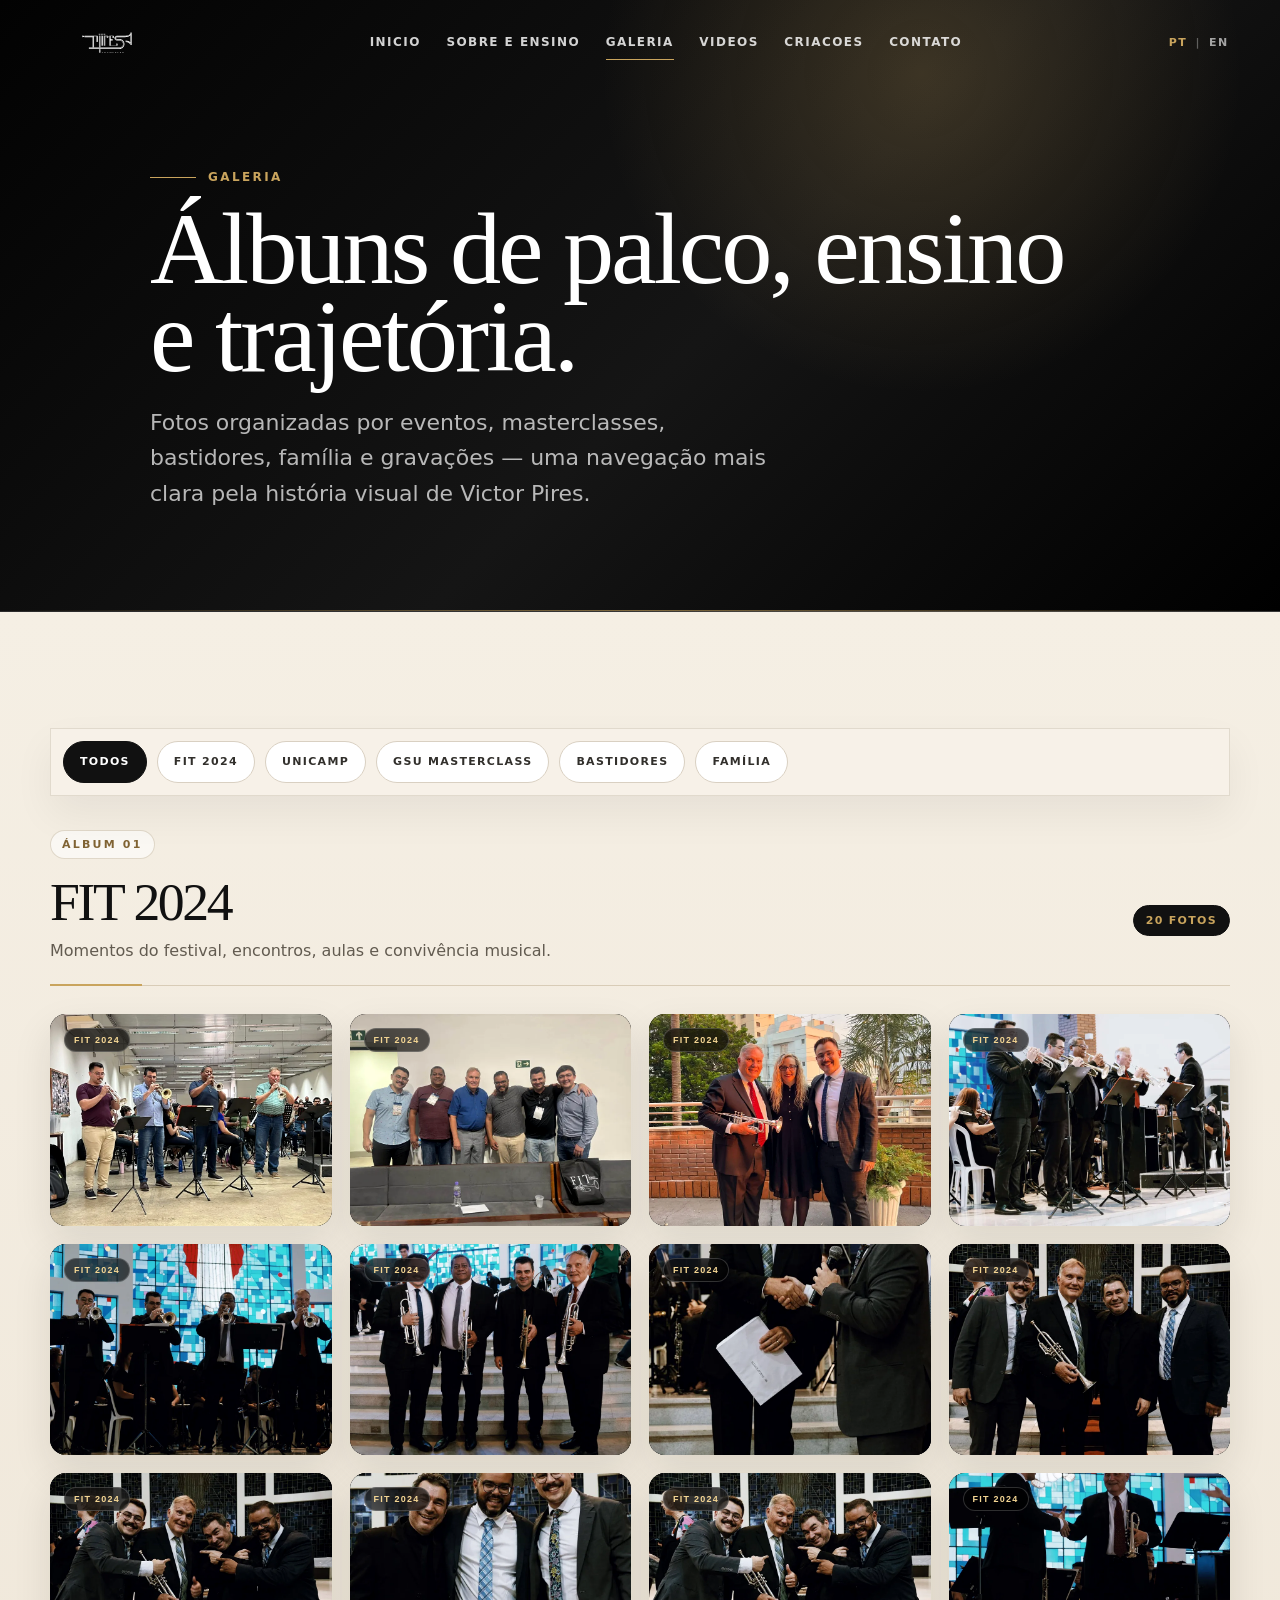
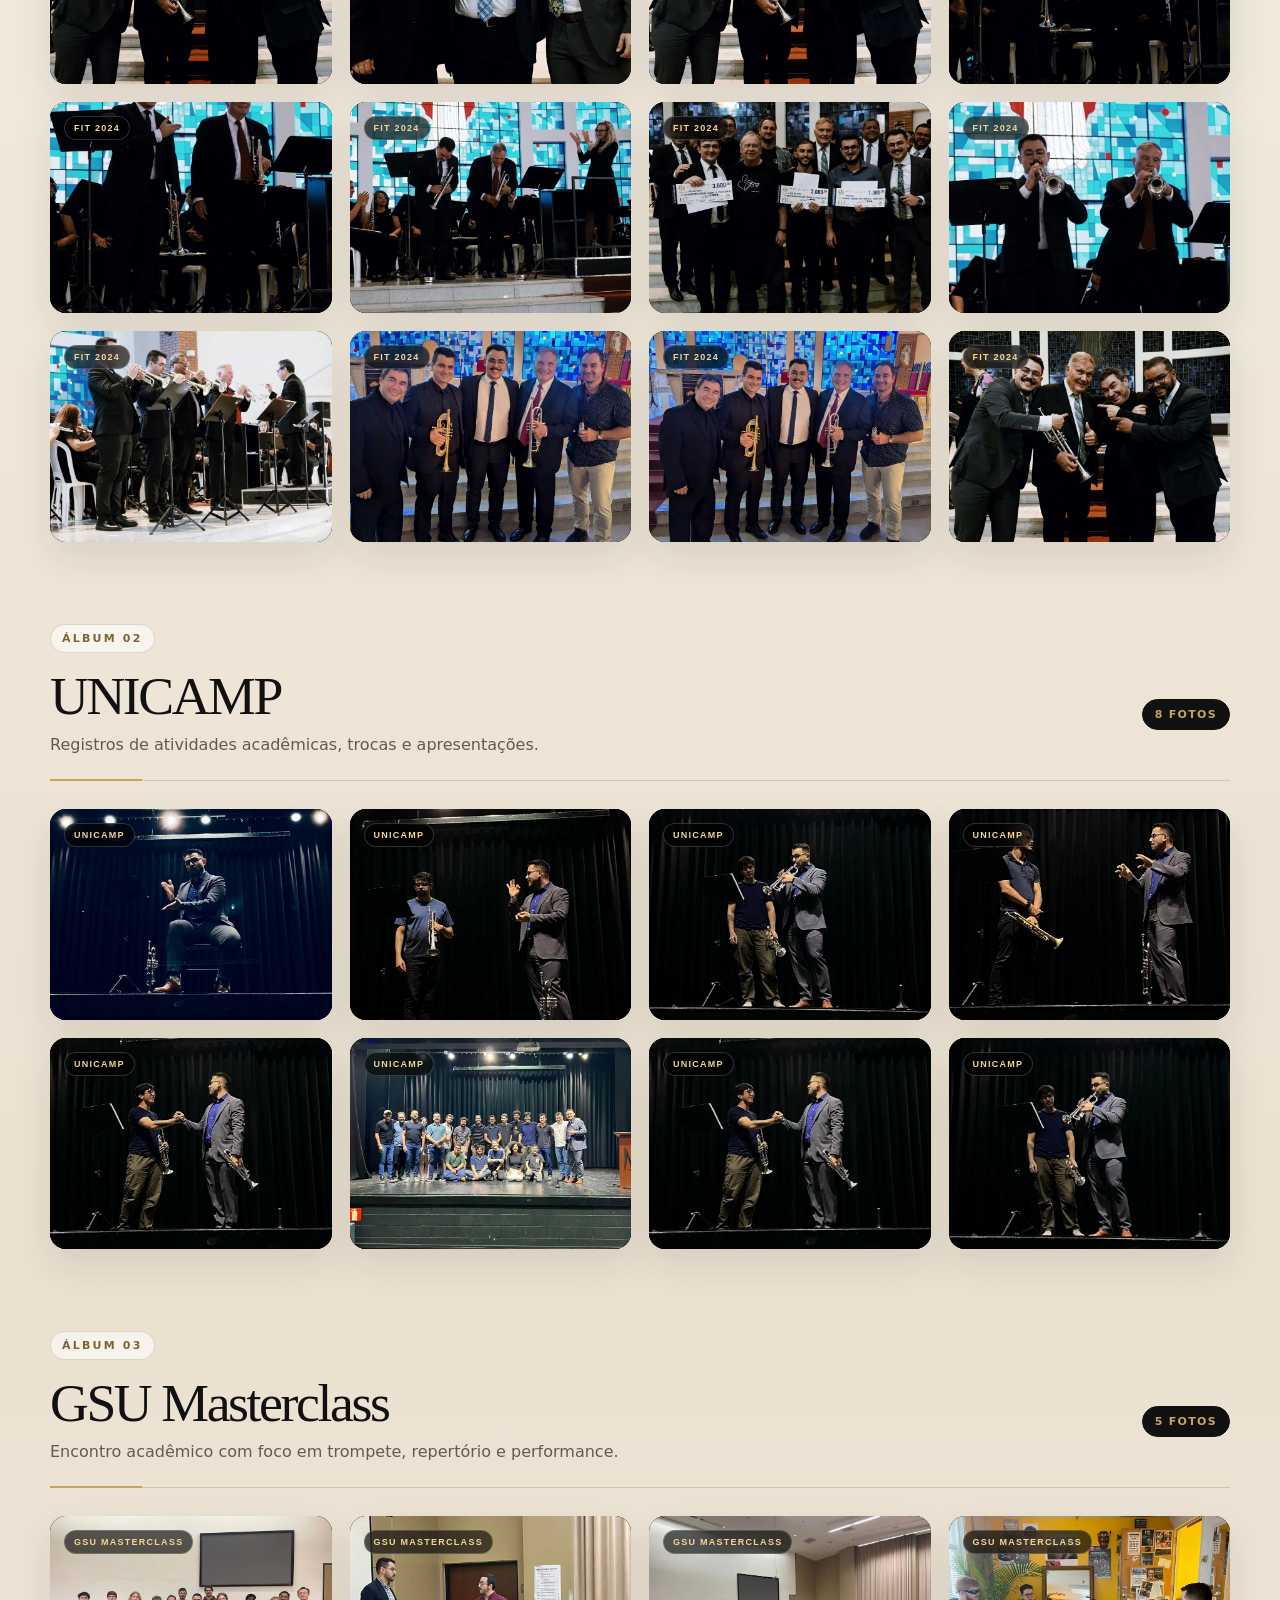
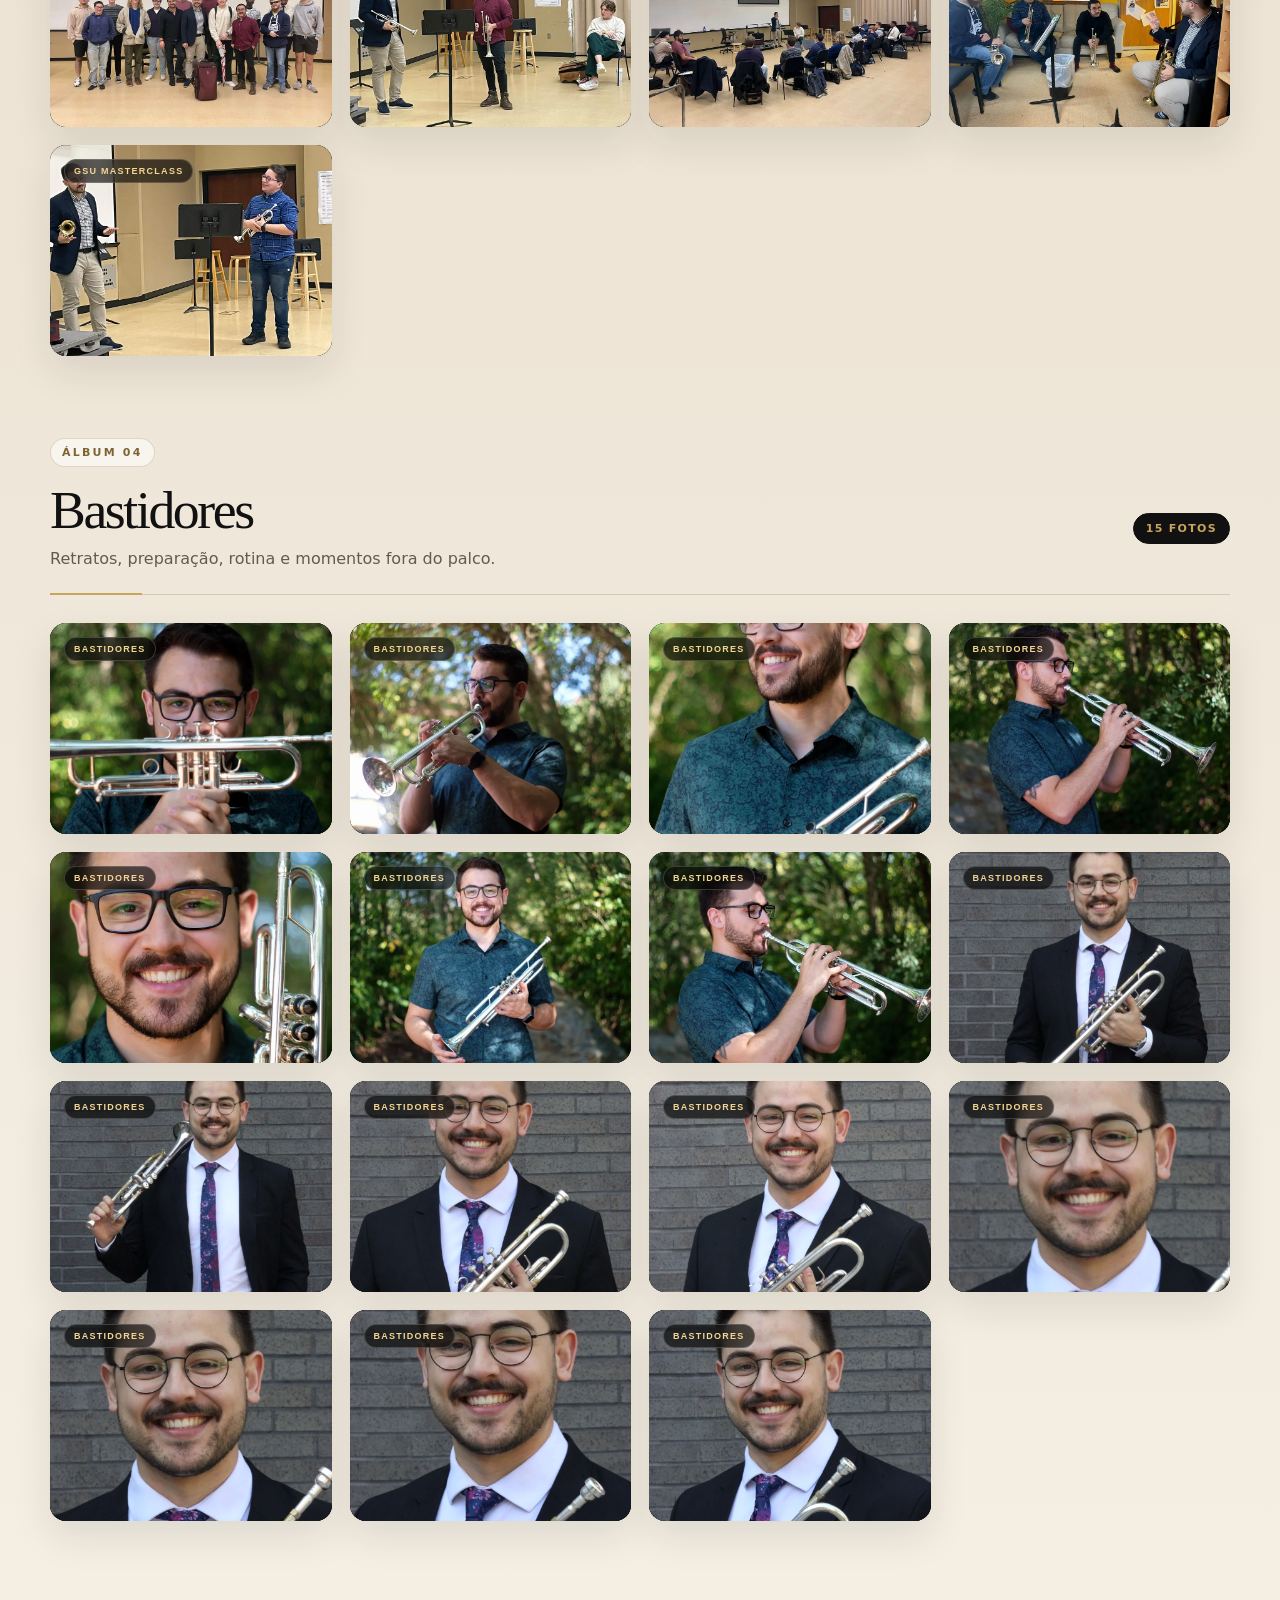
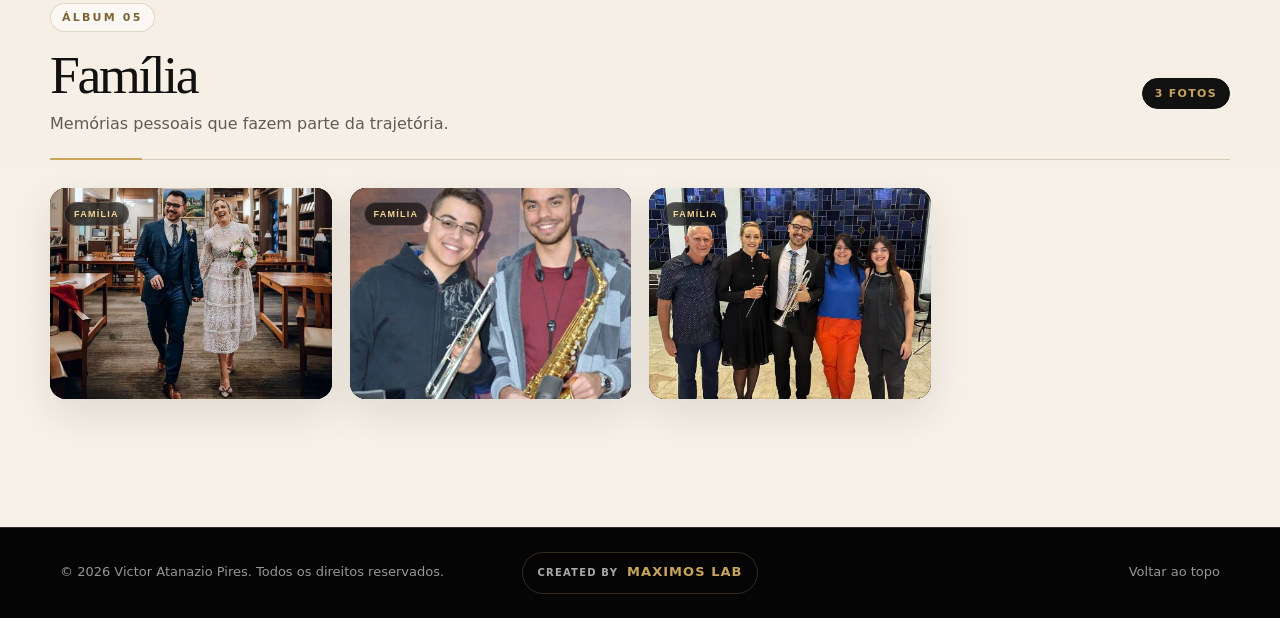
<file: galeria.html>
<!doctype html>
<html lang="pt-BR">
  <head>
    <meta charset="utf-8" />
    <meta name="viewport" content="width=device-width, initial-scale=1" />
    <title>Galeria | Victor Atanazio Pires</title>
    <meta name="description" content="Fotos de concertos, masterclasses, bastidores e apresentacoes de Victor Atanazio Pires." />
    <link rel="canonical" href="https://jrhenriquerf.github.io/pires-trumpet/galeria.html" />
    <link rel="alternate" hreflang="pt-BR" href="https://jrhenriquerf.github.io/pires-trumpet/galeria.html" />
    <link rel="alternate" hreflang="en" href="https://jrhenriquerf.github.io/pires-trumpet/en/gallery.html" />
    <link rel="alternate" hreflang="x-default" href="https://jrhenriquerf.github.io/pires-trumpet/en/gallery.html" />
    <meta name="theme-color" content="#000000" />
    <meta property="og:title" content="Galeria | Victor Atanazio Pires" />
    <meta property="og:description" content="Fotos de concertos, masterclasses, bastidores e apresentacoes de Victor Atanazio Pires." />
    <meta property="og:type" content="website" />
    <meta property="og:url" content="https://jrhenriquerf.github.io/pires-trumpet/galeria.html" />
    <meta property="og:site_name" content="Pires Trumpet" />
    <meta property="og:locale" content="pt_BR" />
    <meta property="og:locale:alternate" content="en_US" />
    <meta property="og:image" content="https://jrhenriquerf.github.io/pires-trumpet/assets/og/victor-pires-share.jpg" />
    <meta property="og:image:secure_url" content="https://jrhenriquerf.github.io/pires-trumpet/assets/og/victor-pires-share.jpg" />
    <meta property="og:image:type" content="image/jpeg" />
    <meta property="og:image:width" content="1200" />
    <meta property="og:image:height" content="630" />
    <meta property="og:image:alt" content="Victor Atanazio Pires com seu trompete e a identidade Pires Trumpet." />
    <meta name="twitter:image" content="https://jrhenriquerf.github.io/pires-trumpet/assets/og/victor-pires-share.jpg" />
    <meta name="twitter:image:alt" content="Victor Atanazio Pires com seu trompete e a identidade Pires Trumpet." />
    <meta name="twitter:card" content="summary_large_image" />
    <meta name="twitter:title" content="Galeria | Victor Atanazio Pires" />
    <meta name="twitter:description" content="Fotos de concertos, masterclasses, bastidores e apresentacoes de Victor Atanazio Pires." />
    <link rel="icon" type="image/png" href="site-assets/favicon.png" />
    <link rel="apple-touch-icon" href="site-assets/favicon.png" />
    <link rel="stylesheet" href="styles.css" />
  </head>
  <body id="topo">
    <a class="skip-link" href="#conteudo">Ir para o conteudo</a>

    <header class="site-header" data-header>
      <a class="brand" href="pt.html" aria-label="Pires Trumpet - inicio">
        <img src="site-assets/logo-white.svg" alt="Pires Trumpet" />
      </a>
      <nav class="site-nav" aria-label="Navegacao principal">
        <a href="pt.html">Inicio</a>
        <a href="sobre.html">Sobre e ensino</a>
        <a href="galeria.html">Galeria</a>
        <a href="videos.html">Videos</a>
        <a href="criacoes.html">Criacoes</a>
        <a href="contato.html">Contato</a>
      </nav>
      <div class="language-switcher" aria-label="Selecionar idioma">
        <a class="is-active" aria-current="true" href="galeria.html">PT</a>
        <span aria-hidden="true">|</span>
        <a href="en/gallery.html">EN</a>
      </div>
      <button class="nav-toggle" type="button" aria-label="Abrir menu" aria-expanded="false">
        <span></span><span></span><span></span>
      </button>
    </header>

    <main id="conteudo">
      <section class="page-hero slim-hero media-page-hero">
        <div class="container">
          <p class="eyebrow">Galeria</p>
          <h1>Álbuns de palco, ensino e trajetória.</h1>
          <p>Fotos organizadas por eventos, masterclasses, bastidores, família e gravações — uma navegação mais clara pela história visual de Victor Pires.</p>
        </div>
      </section>

      <section class="section gallery-premium-section album-gallery-section">
        <div class="container">
          <div class="media-toolbar album-toolbar" data-gallery-toolbar aria-label="Filtros da galeria por álbum"></div>
          <div class="gallery-album-list" data-gallery-root></div>
        </div>
      </section>

      <div class="media-lightbox" data-lightbox aria-hidden="true" role="dialog" aria-modal="true" aria-label="Visualizacao da imagem">
        <button class="media-modal-close" type="button" data-lightbox-close aria-label="Fechar galeria">&times;</button>
        <button class="lightbox-arrow prev" type="button" data-lightbox-prev aria-label="Imagem anterior">&lsaquo;</button>
        <figure class="lightbox-panel" data-lightbox-panel>
          <img src="[data-uri]" alt="" data-lightbox-image />
          <figcaption><strong data-lightbox-title></strong><span data-lightbox-caption></span></figcaption>
        </figure>
        <button class="lightbox-arrow next" type="button" data-lightbox-next aria-label="Proxima imagem">&rsaquo;</button>
      </div>
    </main>

    <footer class="site-footer">
      <p class="site-footer__copyright">&copy; <span id="year"></span> Victor Atanazio Pires. Todos os direitos reservados.</p>
      <a class="site-footer__credit" href="https://maximoslab.com.br/" target="_blank" rel="noopener noreferrer" aria-label="Conheça a Maximos LAB"><span>Created by</span><strong>Maximos LAB</strong></a>
      <a class="site-footer__top" href="#topo">Voltar ao topo</a>
    </footer>
    <script src="script.js"></script>
  </body>
</html>
</file>
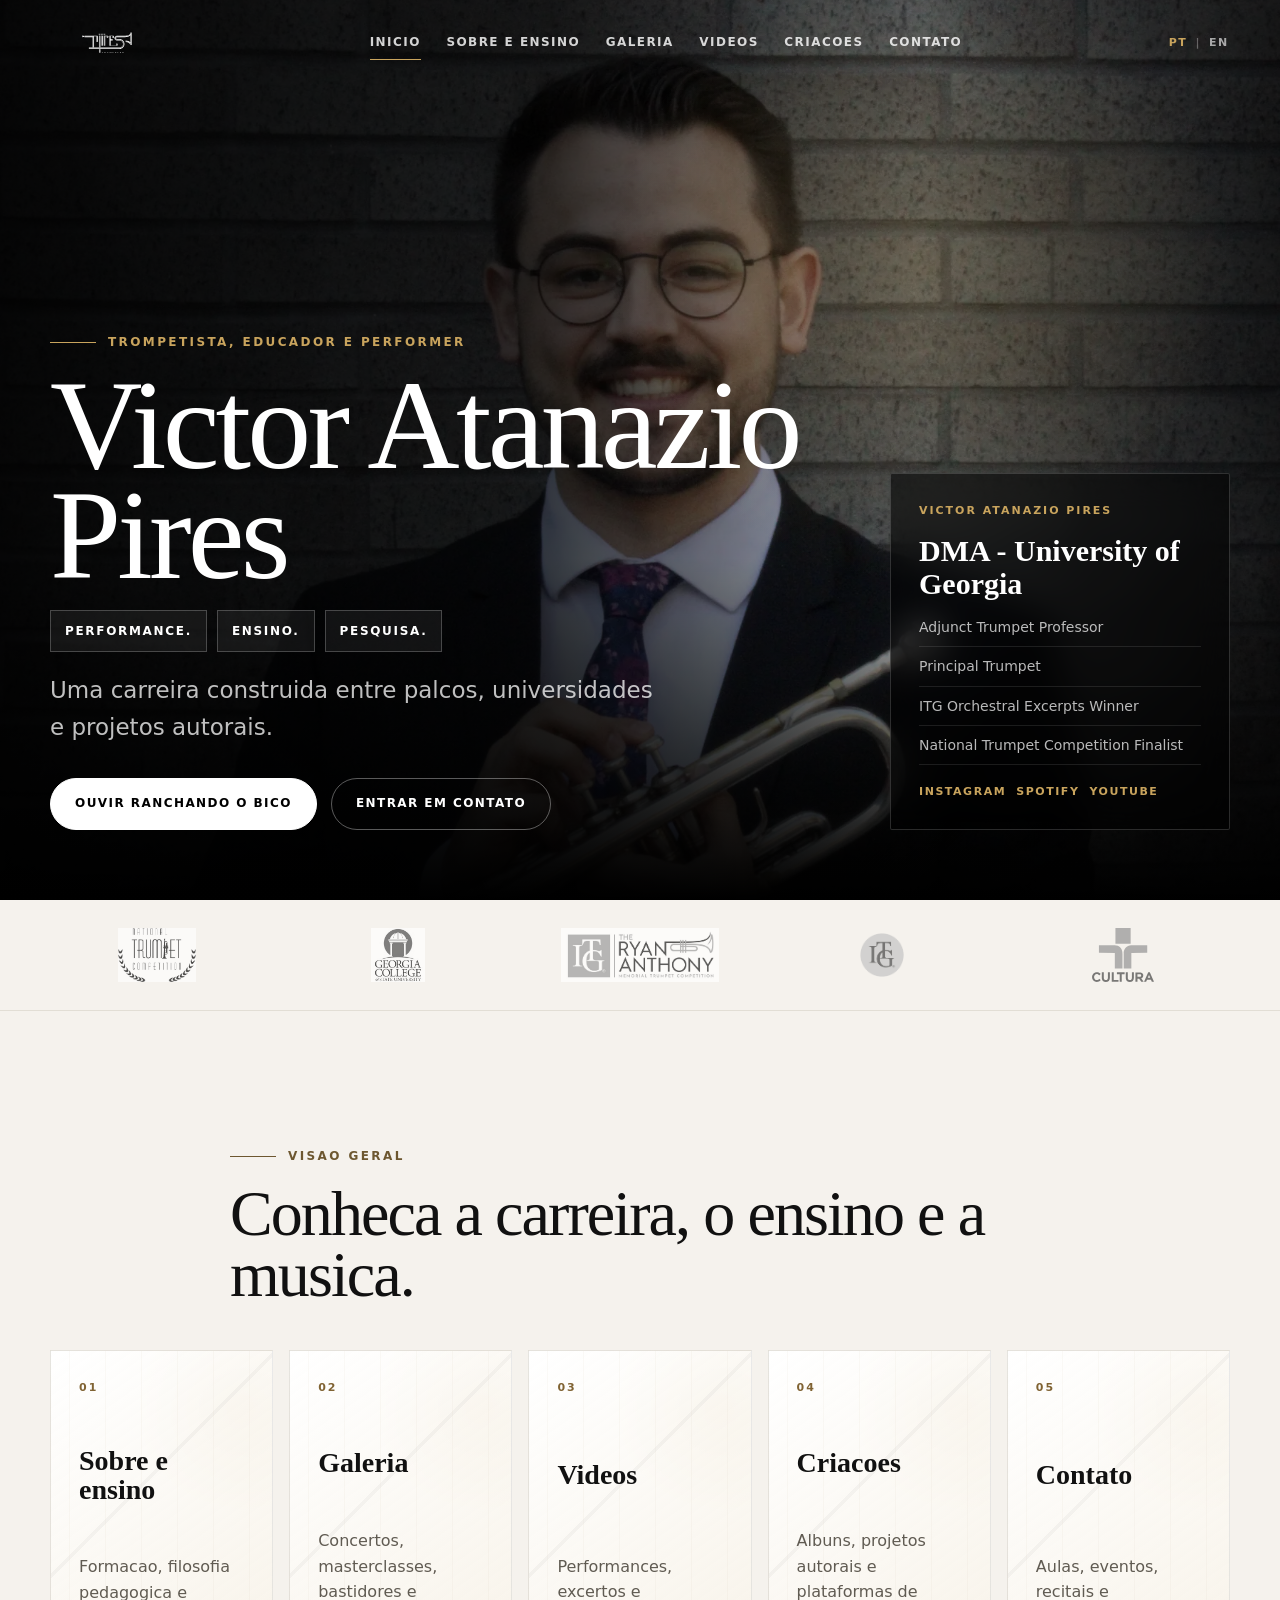
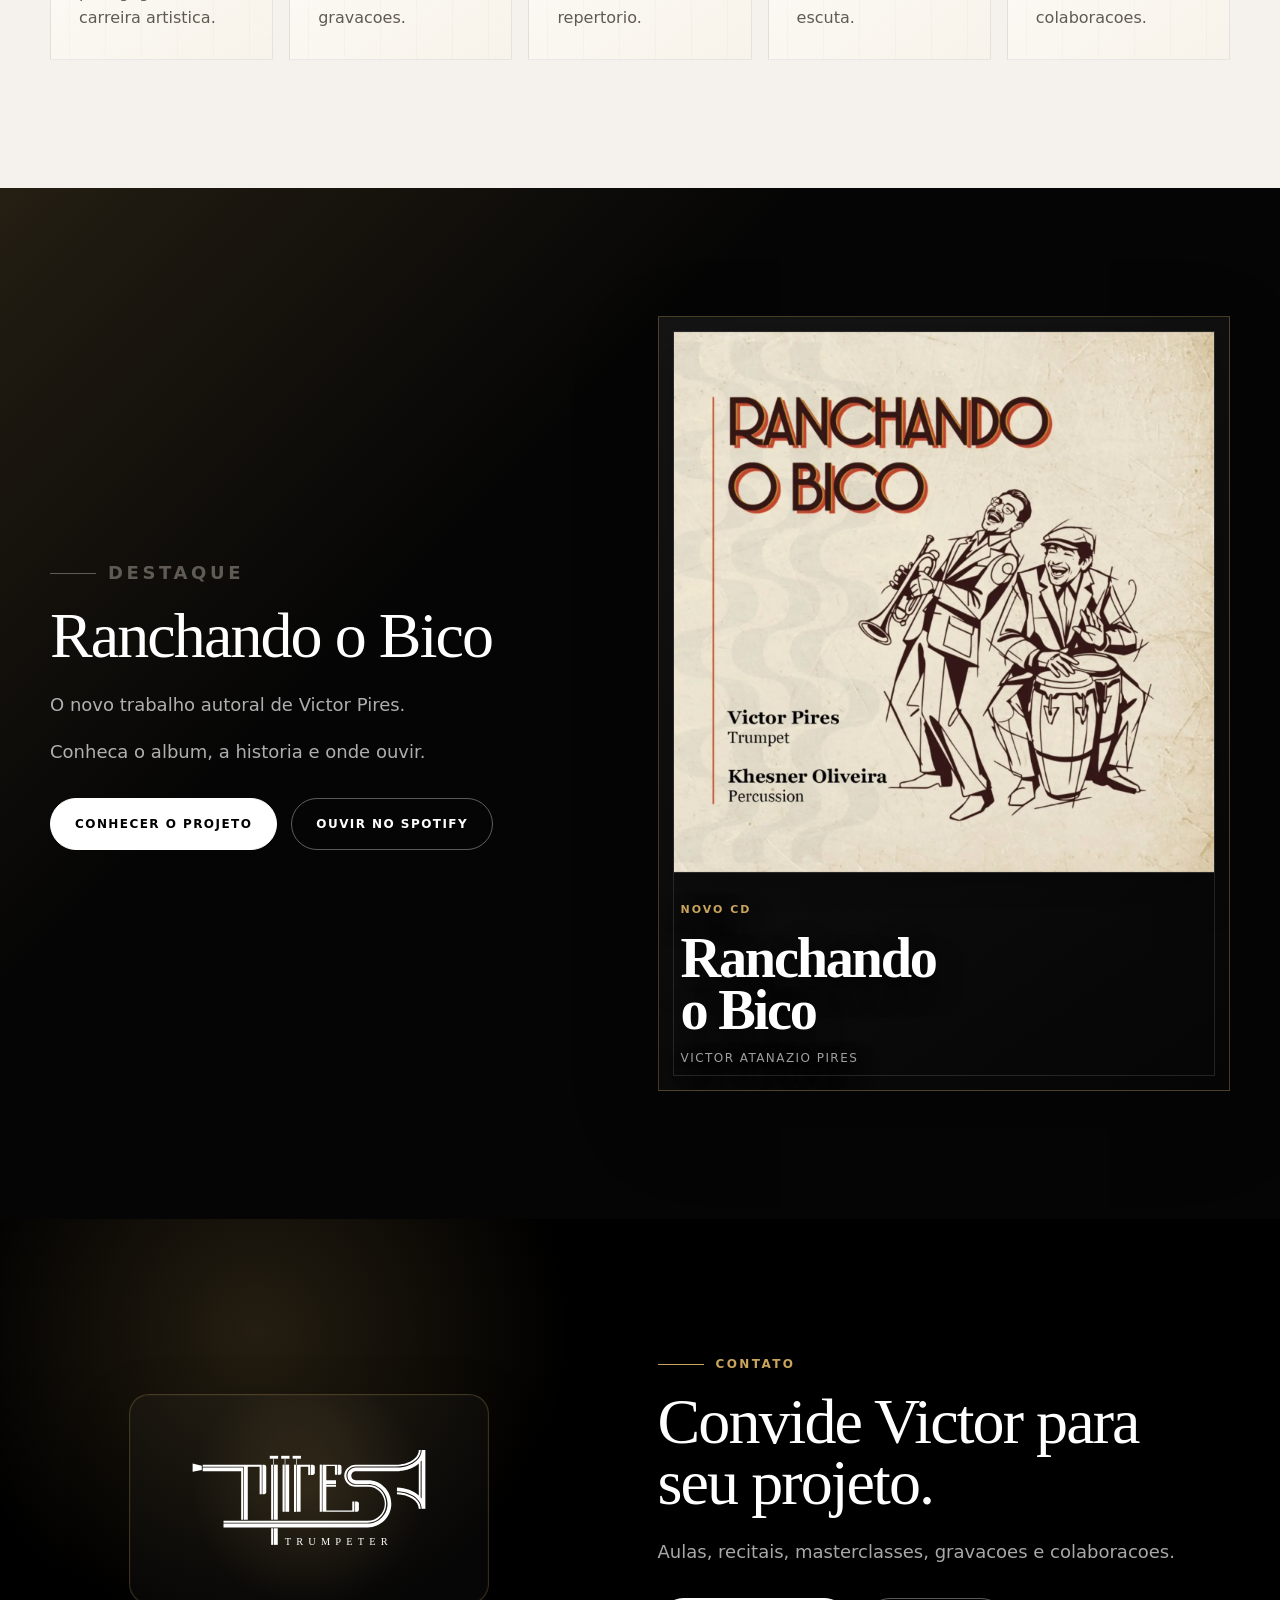
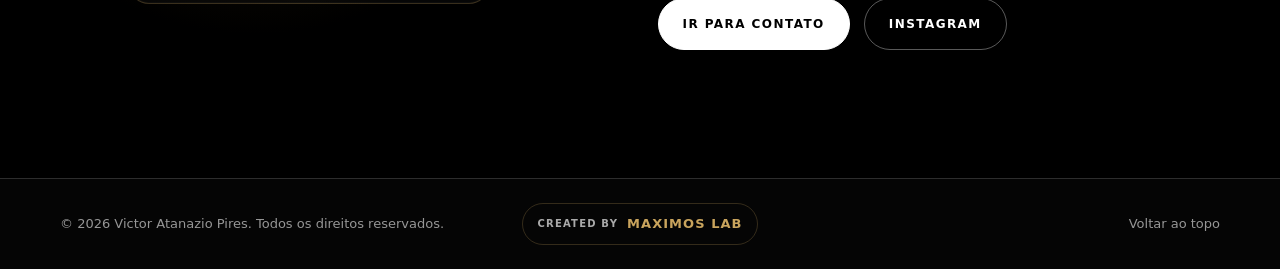
<file: pt.html>
<!doctype html>
<html lang="pt-BR">
  <head>
    <meta charset="utf-8" />
    <meta name="viewport" content="width=device-width, initial-scale=1" />
    <title>Pires Trumpet | Victor Atanazio Pires</title>
    <meta name="description" content="Trompetista, educador e performer. Conheça sua música, apresentações, ensino e projetos autorais." />
    <link rel="canonical" href="https://jrhenriquerf.github.io/pires-trumpet/pt.html" />
    <link rel="alternate" hreflang="pt-BR" href="https://jrhenriquerf.github.io/pires-trumpet/pt.html" />
    <link rel="alternate" hreflang="en" href="https://jrhenriquerf.github.io/pires-trumpet/en/index.html" />
    <link rel="alternate" hreflang="x-default" href="https://jrhenriquerf.github.io/pires-trumpet/en/index.html" />
    <meta name="theme-color" content="#000000" />
    <meta property="og:title" content="Victor Atanazio Pires | Pires Trumpet" />
    <meta property="og:description" content="Trompetista, educador e performer. Conheça sua música, apresentações, ensino e projetos autorais." />
    <meta property="og:type" content="website" />
    <meta property="og:url" content="https://jrhenriquerf.github.io/pires-trumpet/pt.html" />
    <meta property="og:site_name" content="Pires Trumpet" />
    <meta property="og:locale" content="pt_BR" />
    <meta property="og:locale:alternate" content="en_US" />
    <meta property="og:image" content="https://jrhenriquerf.github.io/pires-trumpet/assets/og/victor-pires-share.jpg" />
    <meta property="og:image:secure_url" content="https://jrhenriquerf.github.io/pires-trumpet/assets/og/victor-pires-share.jpg" />
    <meta property="og:image:type" content="image/jpeg" />
    <meta property="og:image:width" content="1200" />
    <meta property="og:image:height" content="630" />
    <meta property="og:image:alt" content="Victor Atanazio Pires com seu trompete e a identidade Pires Trumpet." />
    <meta name="twitter:image" content="https://jrhenriquerf.github.io/pires-trumpet/assets/og/victor-pires-share.jpg" />
    <meta name="twitter:image:alt" content="Victor Atanazio Pires com seu trompete e a identidade Pires Trumpet." />
    <meta name="twitter:card" content="summary_large_image" />
    <meta name="twitter:title" content="Victor Atanazio Pires | Pires Trumpet" />
    <meta name="twitter:description" content="Trompetista, educador e performer. Conheça sua música, apresentações, ensino e projetos autorais." />
    <link rel="icon" type="image/png" href="site-assets/favicon.png" />
    <link rel="apple-touch-icon" href="site-assets/favicon.png" />
    <link rel="preload" href="site-assets/hero.webp" as="image" />
    <link rel="stylesheet" href="styles.css" />
  </head>
  <body id="topo">
    <a class="skip-link" href="#conteudo">Ir para o conteudo</a>


    <header class="site-header" data-header>
      <a class="brand" href="pt.html" aria-label="Pires Trumpet - inicio">
        <img src="site-assets/logo-white.svg" alt="Pires Trumpet" />
      </a>
      <nav class="site-nav" aria-label="Navegacao principal">
        <a href="pt.html">Inicio</a>
        <a href="sobre.html">Sobre e ensino</a>
        <a href="galeria.html">Galeria</a>
        <a href="videos.html">Videos</a>
        <a href="criacoes.html">Criacoes</a>
        <a href="contato.html">Contato</a>
      </nav>
      <div class="language-switcher" aria-label="Selecionar idioma">
        <a class="is-active" aria-current="true" href="pt.html">PT</a>
        <span aria-hidden="true">|</span>
        <a href="en/index.html">EN</a>
      </div>
      <button class="nav-toggle" type="button" aria-label="Abrir menu" aria-expanded="false">
        <span></span><span></span><span></span>
      </button>
    </header>

    <main id="conteudo">
      <section class="hero" id="inicio">
        <div class="hero-media" aria-hidden="true">
          <img src="site-assets/hero.webp" alt="" />
        </div>
        <div class="hero-shade" aria-hidden="true"></div>
        <div class="container hero-grid">
          <div class="hero-copy">
            <p class="eyebrow">Trompetista, educador e performer</p>
            <h1>Victor Atanazio Pires</h1>
            <div class="statement-list hero-statement" aria-label="Eixos da carreira">
              <span>Performance.</span>
              <span>Ensino.</span>
              <span>Pesquisa.</span>
            </div>
            <p class="short-copy">Uma carreira construida entre palcos, universidades e projetos autorais.</p>
            <div class="hero-actions">
              <a class="button primary" href="criacoes.html">Ouvir Ranchando o Bico</a>
              <a class="button secondary" href="contato.html">Entrar em contato</a>
            </div>
          </div>
          <aside class="hero-card credential-panel" aria-label="Ficha de autoridade de Victor Pires">
            <span>Victor Atanazio Pires</span>
            <strong>DMA - University of Georgia</strong>
            <ul>
              <li>Adjunct Trumpet Professor</li>
              <li>Principal Trumpet</li>
              <li>ITG Orchestral Excerpts Winner</li>
              <li>National Trumpet Competition Finalist</li>
            </ul>
            <nav aria-label="Links rapidos de Victor Pires">
              <a href="https://www.instagram.com/victoratanazio/" target="_blank" rel="noopener noreferrer">Instagram</a>
              <a href="https://open.spotify.com/intl-pt/artist/25MlnotVBEoEg26pZbiNKg?si=FOFFYQdDRWq3dsQpbXA50Q" target="_blank" rel="noopener noreferrer">Spotify</a>
              <a href="https://www.youtube.com/@victorpirestrumpet" target="_blank" rel="noopener noreferrer">YouTube</a>
            </nav>
          </aside>
        </div>
      </section>

      <section class="logo-strip" aria-label="Instituicoes e eventos">
        <div class="container logo-track">
          <img src="site-assets/logo-uga.webp" alt="University of Georgia" loading="lazy" />
          <img src="site-assets/logo-gcsu.jpeg" alt="Georgia College & State University" loading="lazy" />
          <img src="site-assets/logo-itg.jpg" alt="Ryan Anthony International Trumpet Guild Competition" loading="lazy" />
          <img src="site-assets/logo-ntc.png" alt="National Trumpet Competition" loading="lazy" />
          <img src="site-assets/logo-cultura.svg" alt="Cultura Artistica" loading="lazy" />
        </div>
      </section>

      <section class="section about">
        <div class="container section-heading compact">
          <p class="eyebrow dark">Visao geral</p>
          <h2>Conheca a carreira, o ensino e a musica.</h2>
        </div>
        <div class="container overview-grid">
          <a class="overview-card" href="sobre.html">
            <span>01</span>
            <h3>Sobre e ensino</h3>
            <p>Formacao, filosofia pedagogica e carreira artistica.</p>
          </a>
          <a class="overview-card" href="galeria.html">
            <span>02</span>
            <h3>Galeria</h3>
            <p>Concertos, masterclasses, bastidores e gravacoes.</p>
          </a>
          <a class="overview-card" href="videos.html">
            <span>03</span>
            <h3>Videos</h3>
            <p>Performances, excertos e repertorio.</p>
          </a>
          <a class="overview-card" href="criacoes.html">
            <span>04</span>
            <h3>Criacoes</h3>
            <p>Albuns, projetos autorais e plataformas de escuta.</p>
          </a>
          <a class="overview-card" href="contato.html">
            <span>05</span>
            <h3>Contato</h3>
            <p>Aulas, eventos, recitais e colaboracoes.</p>
          </a>
        </div>
      </section>

      <section class="section dark-section">
        <div class="container split">
          <div class="section-copy light-copy">
            <p class="eyebrow">Destaque</p>
            <h2>Ranchando o Bico</h2>
            <p class="short-copy">O novo trabalho autoral de Victor Pires.</p>
            <p class="short-copy">Conheca o album, a historia e onde ouvir.</p>
            <div class="hero-actions">
              <a class="button primary" href="criacoes.html">Conhecer o projeto</a>
              <a class="button secondary" href="https://open.spotify.com/intl-pt/album/2DOytuDjctXyBq2s2AgH6f?si=JWS8IhCgTX69d_6rbiFElQ" target="_blank" rel="noopener noreferrer">Ouvir no Spotify</a>
            </div>
          </div>
          <article class="album-mark cover-card">
            <img class="album-cover-img" src="assets/cds/ranchando o bico.webp" alt="Capa do CD Ranchando o Bico" loading="lazy" />
            <div class="album-cover-caption">
              <span>Novo CD</span>
              <strong>Ranchando<br />o Bico</strong>
              <small>Victor Atanazio Pires</small>
            </div>
          </article>
        </div>
      </section>

      <section class="contact">
        <div class="container contact-inner">
          <img src="site-assets/logo-white.svg" alt="Pires Trumpet" loading="lazy" />
          <div>
            <p class="eyebrow">Contato</p>
            <h2>Convide Victor para seu projeto.</h2>
            <p>Aulas, recitais, masterclasses, gravacoes e colaboracoes.</p>
            <div class="hero-actions">
              <a class="button primary" href="contato.html">Ir para contato</a>
              <a class="button secondary" href="https://www.instagram.com/victoratanazio/" target="_blank" rel="noopener noreferrer">Instagram</a>
            </div>
          </div>
        </div>
      </section>
    </main>

    <footer class="site-footer">
      <p class="site-footer__copyright">&copy; <span id="year"></span> Victor Atanazio Pires. Todos os direitos reservados.</p>
      <a class="site-footer__credit" href="https://maximoslab.com.br/" target="_blank" rel="noopener noreferrer" aria-label="Conheça a Maximos LAB"><span>Created by</span><strong>Maximos LAB</strong></a>
      <a class="site-footer__top" href="#topo">Voltar ao topo</a>
    </footer>

    <script src="script.js"></script>
  </body>
</html>
</file>
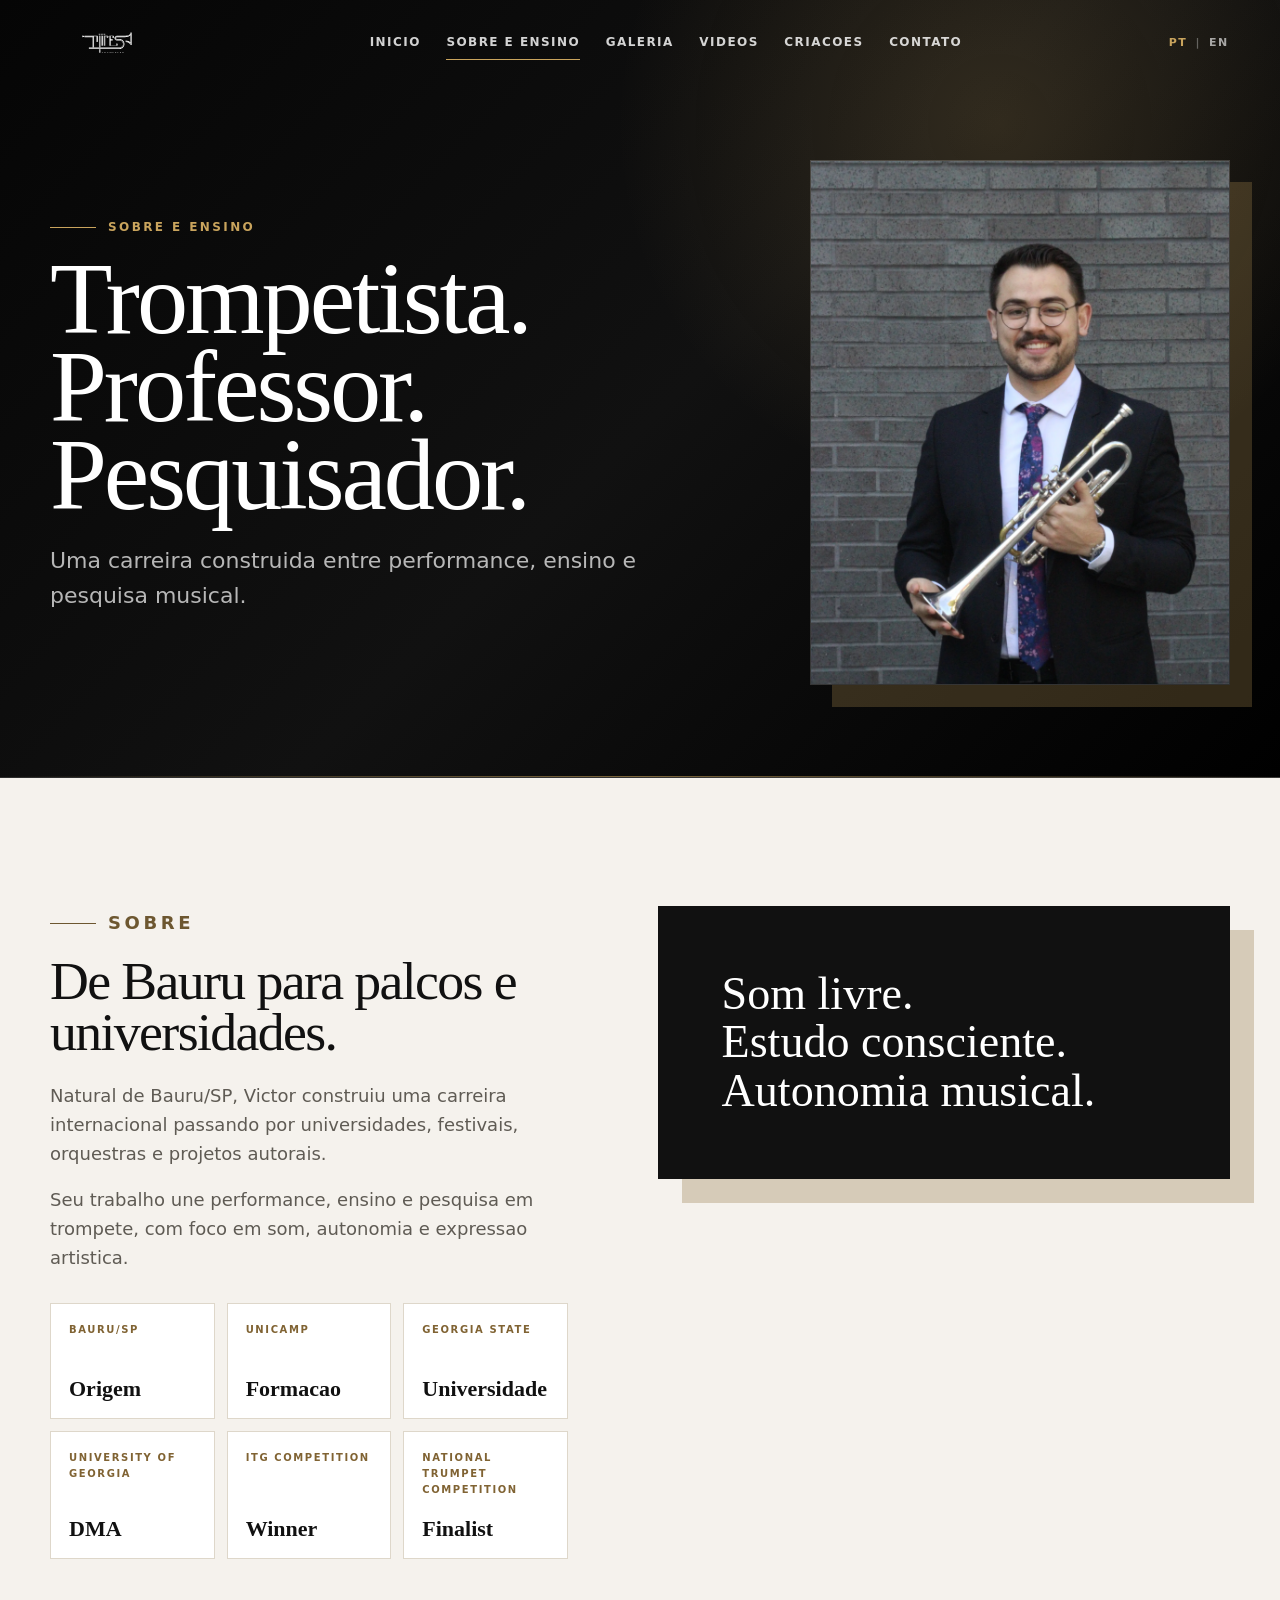
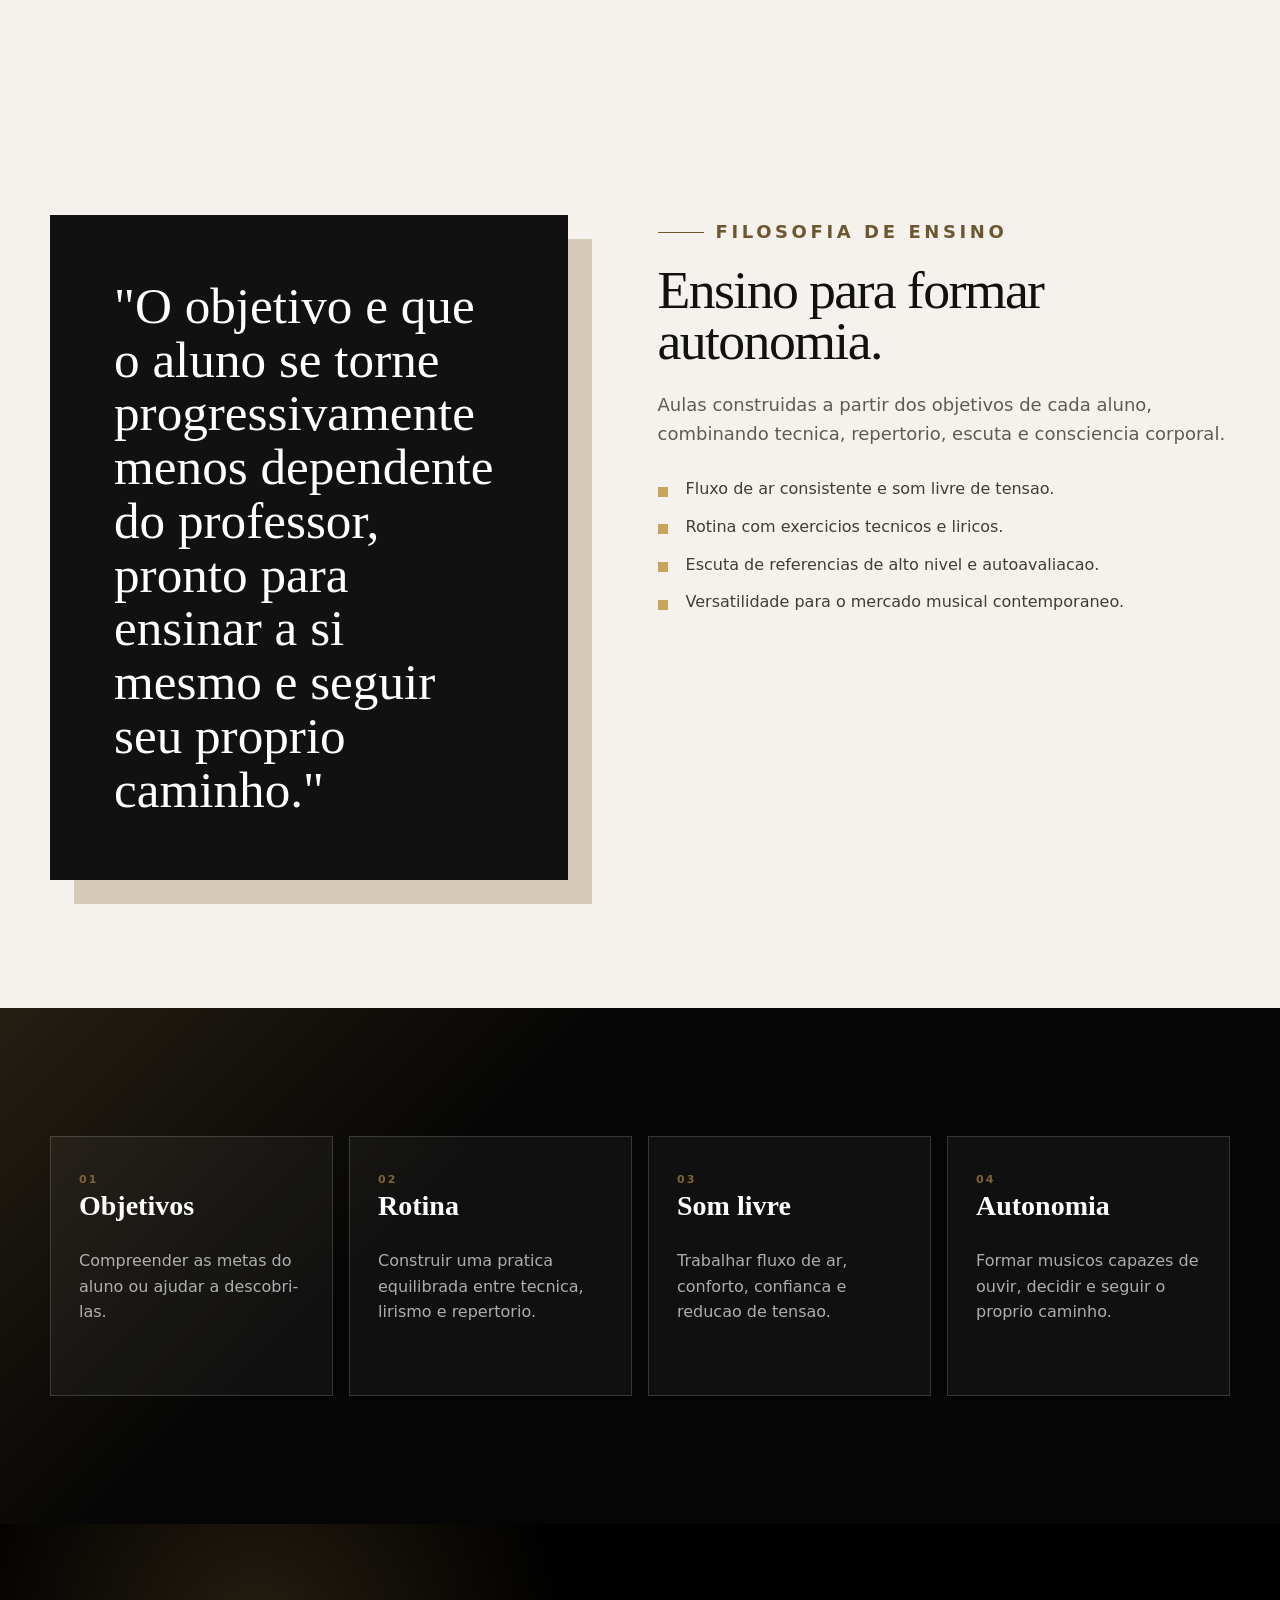
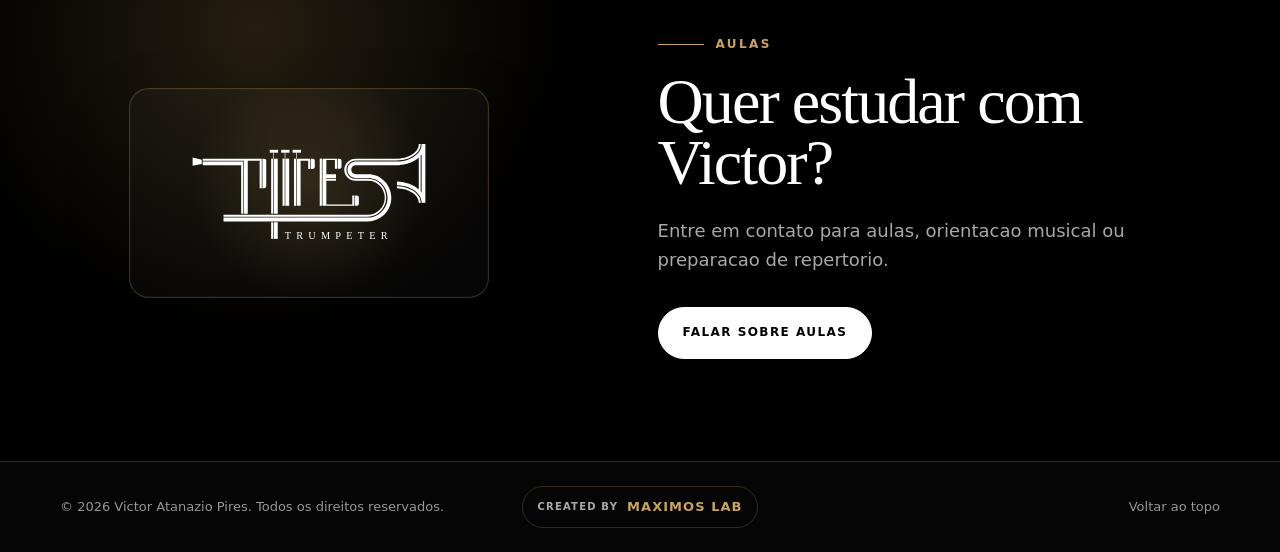
<file: sobre.html>
<!doctype html>
<html lang="pt-BR">
  <head>
    <meta charset="utf-8" />
    <meta name="viewport" content="width=device-width, initial-scale=1" />
    <title>Sobre e Ensino | Pires Trumpet</title>
    <meta name="description" content="Conheca a trajetoria, a identidade artistica e a filosofia de ensino de Victor Atanazio Pires." />
    <link rel="canonical" href="https://jrhenriquerf.github.io/pires-trumpet/sobre.html" />
    <link rel="alternate" hreflang="pt-BR" href="https://jrhenriquerf.github.io/pires-trumpet/sobre.html" />
    <link rel="alternate" hreflang="en" href="https://jrhenriquerf.github.io/pires-trumpet/en/about.html" />
    <link rel="alternate" hreflang="x-default" href="https://jrhenriquerf.github.io/pires-trumpet/en/about.html" />
    <meta name="theme-color" content="#000000" />
    <meta property="og:title" content="Sobre e Ensino | Pires Trumpet" />
    <meta property="og:description" content="Conheca a trajetoria, a identidade artistica e a filosofia de ensino de Victor Atanazio Pires." />
    <meta property="og:type" content="website" />
    <meta property="og:url" content="https://jrhenriquerf.github.io/pires-trumpet/sobre.html" />
    <meta property="og:site_name" content="Pires Trumpet" />
    <meta property="og:locale" content="pt_BR" />
    <meta property="og:locale:alternate" content="en_US" />
    <meta property="og:image" content="https://jrhenriquerf.github.io/pires-trumpet/assets/og/victor-pires-share.jpg" />
    <meta property="og:image:secure_url" content="https://jrhenriquerf.github.io/pires-trumpet/assets/og/victor-pires-share.jpg" />
    <meta property="og:image:type" content="image/jpeg" />
    <meta property="og:image:width" content="1200" />
    <meta property="og:image:height" content="630" />
    <meta property="og:image:alt" content="Victor Atanazio Pires com seu trompete e a identidade Pires Trumpet." />
    <meta name="twitter:image" content="https://jrhenriquerf.github.io/pires-trumpet/assets/og/victor-pires-share.jpg" />
    <meta name="twitter:image:alt" content="Victor Atanazio Pires com seu trompete e a identidade Pires Trumpet." />
    <meta name="twitter:card" content="summary_large_image" />
    <meta name="twitter:title" content="Sobre e Ensino | Pires Trumpet" />
    <meta name="twitter:description" content="Conheca a trajetoria, a identidade artistica e a filosofia de ensino de Victor Atanazio Pires." />
    <link rel="icon" type="image/png" href="site-assets/favicon.png" />
    <link rel="apple-touch-icon" href="site-assets/favicon.png" />
    <link rel="preload" href="site-assets/hero.webp" as="image" />
    <link rel="stylesheet" href="styles.css" />
  </head>
  <body id="topo">
    <a class="skip-link" href="#conteudo">Ir para o conteudo</a>


    <header class="site-header" data-header>
      <a class="brand" href="pt.html" aria-label="Pires Trumpet - inicio">
        <img src="site-assets/logo-white.svg" alt="Pires Trumpet" />
      </a>
      <nav class="site-nav" aria-label="Navegacao principal">
        <a href="pt.html">Inicio</a>
        <a href="sobre.html">Sobre e ensino</a>
        <a href="galeria.html">Galeria</a>
        <a href="videos.html">Videos</a>
        <a href="criacoes.html">Criacoes</a>
        <a href="contato.html">Contato</a>
      </nav>
      <div class="language-switcher" aria-label="Selecionar idioma">
        <a class="is-active" aria-current="true" href="sobre.html">PT</a>
        <span aria-hidden="true">|</span>
        <a href="en/about.html">EN</a>
      </div>
      <button class="nav-toggle" type="button" aria-label="Abrir menu" aria-expanded="false">
        <span></span><span></span><span></span>
      </button>
    </header>

    <main id="conteudo">
      <section class="page-hero">
        <div class="container page-hero-grid">
          <div>
            <p class="eyebrow">Sobre e ensino</p>
            <h1>Trompetista.<br />Professor.<br />Pesquisador.</h1>
            <p>Uma carreira construida entre performance, ensino e pesquisa musical.</p>
          </div>
          <img src="site-assets/about.webp" alt="Victor Pires segurando o trompete" />
        </div>
      </section>

      <section class="section about">
        <div class="container split">
          <div class="section-copy">
            <p class="eyebrow dark">Sobre</p>
            <h2>De Bauru para palcos e universidades.</h2>
            <p class="short-copy">Natural de Bauru/SP, Victor construiu uma carreira internacional passando por universidades, festivais, orquestras e projetos autorais.</p>
            <p class="short-copy">Seu trabalho une performance, ensino e pesquisa em trompete, com foco em som, autonomia e expressao artistica.</p>
            <div class="credential-grid">
              <article class="credential-card"><span>Bauru/SP</span><strong>Origem</strong></article>
              <article class="credential-card"><span>UNICAMP</span><strong>Formacao</strong></article>
              <article class="credential-card"><span>Georgia State</span><strong>Universidade</strong></article>
              <article class="credential-card"><span>University of Georgia</span><strong>DMA</strong></article>
              <article class="credential-card"><span>ITG Competition</span><strong>Winner</strong></article>
              <article class="credential-card"><span>National Trumpet Competition</span><strong>Finalist</strong></article>
            </div>
          </div>
          <div class="quote-card compact-quote"><p>Som livre.<br />Estudo consciente.<br />Autonomia musical.</p></div>
        </div>
      </section>

      <section class="section teaching">
        <div class="container teaching-grid">
          <div class="quote-card">
            <p>"O objetivo e que o aluno se torne progressivamente menos dependente do professor, pronto para ensinar a si mesmo e seguir seu proprio caminho."</p>
          </div>
          <div class="section-copy">
            <p class="eyebrow dark">Filosofia de ensino</p>
            <h2>Ensino para formar autonomia.</h2>
            <p class="short-copy">Aulas construidas a partir dos objetivos de cada aluno, combinando tecnica, repertorio, escuta e consciencia corporal.</p>
            <ul class="check-list">
              <li>Fluxo de ar consistente e som livre de tensao.</li>
              <li>Rotina com exercicios tecnicos e liricos.</li>
              <li>Escuta de referencias de alto nivel e autoavaliacao.</li>
              <li>Versatilidade para o mercado musical contemporaneo.</li>
            </ul>
          </div>
        </div>
      </section>

      <section class="section dark-section">
        <div class="container process-grid">
          <article><span>01</span><h3>Objetivos</h3><p>Compreender as metas do aluno ou ajudar a descobri-las.</p></article>
          <article><span>02</span><h3>Rotina</h3><p>Construir uma pratica equilibrada entre tecnica, lirismo e repertorio.</p></article>
          <article><span>03</span><h3>Som livre</h3><p>Trabalhar fluxo de ar, conforto, confianca e reducao de tensao.</p></article>
          <article><span>04</span><h3>Autonomia</h3><p>Formar musicos capazes de ouvir, decidir e seguir o proprio caminho.</p></article>
        </div>
      </section>

      <section class="contact compact-cta">
        <div class="container contact-inner">
          <img src="site-assets/logo-white.svg" alt="Pires Trumpet" loading="lazy" />
          <div>
            <p class="eyebrow">Aulas</p>
            <h2>Quer estudar com Victor?</h2>
            <p>Entre em contato para aulas, orientacao musical ou preparacao de repertorio.</p>
            <div class="hero-actions">
              <a class="button primary" href="contato.html">Falar sobre aulas</a>
            </div>
          </div>
        </div>
      </section>
    </main>

    <footer class="site-footer">
      <p class="site-footer__copyright">&copy; <span id="year"></span> Victor Atanazio Pires. Todos os direitos reservados.</p>
      <a class="site-footer__credit" href="https://maximoslab.com.br/" target="_blank" rel="noopener noreferrer" aria-label="Conheça a Maximos LAB"><span>Created by</span><strong>Maximos LAB</strong></a>
      <a class="site-footer__top" href="#topo">Voltar ao topo</a>
    </footer>

    <script src="script.js"></script>
  </body>
</html>
</file>
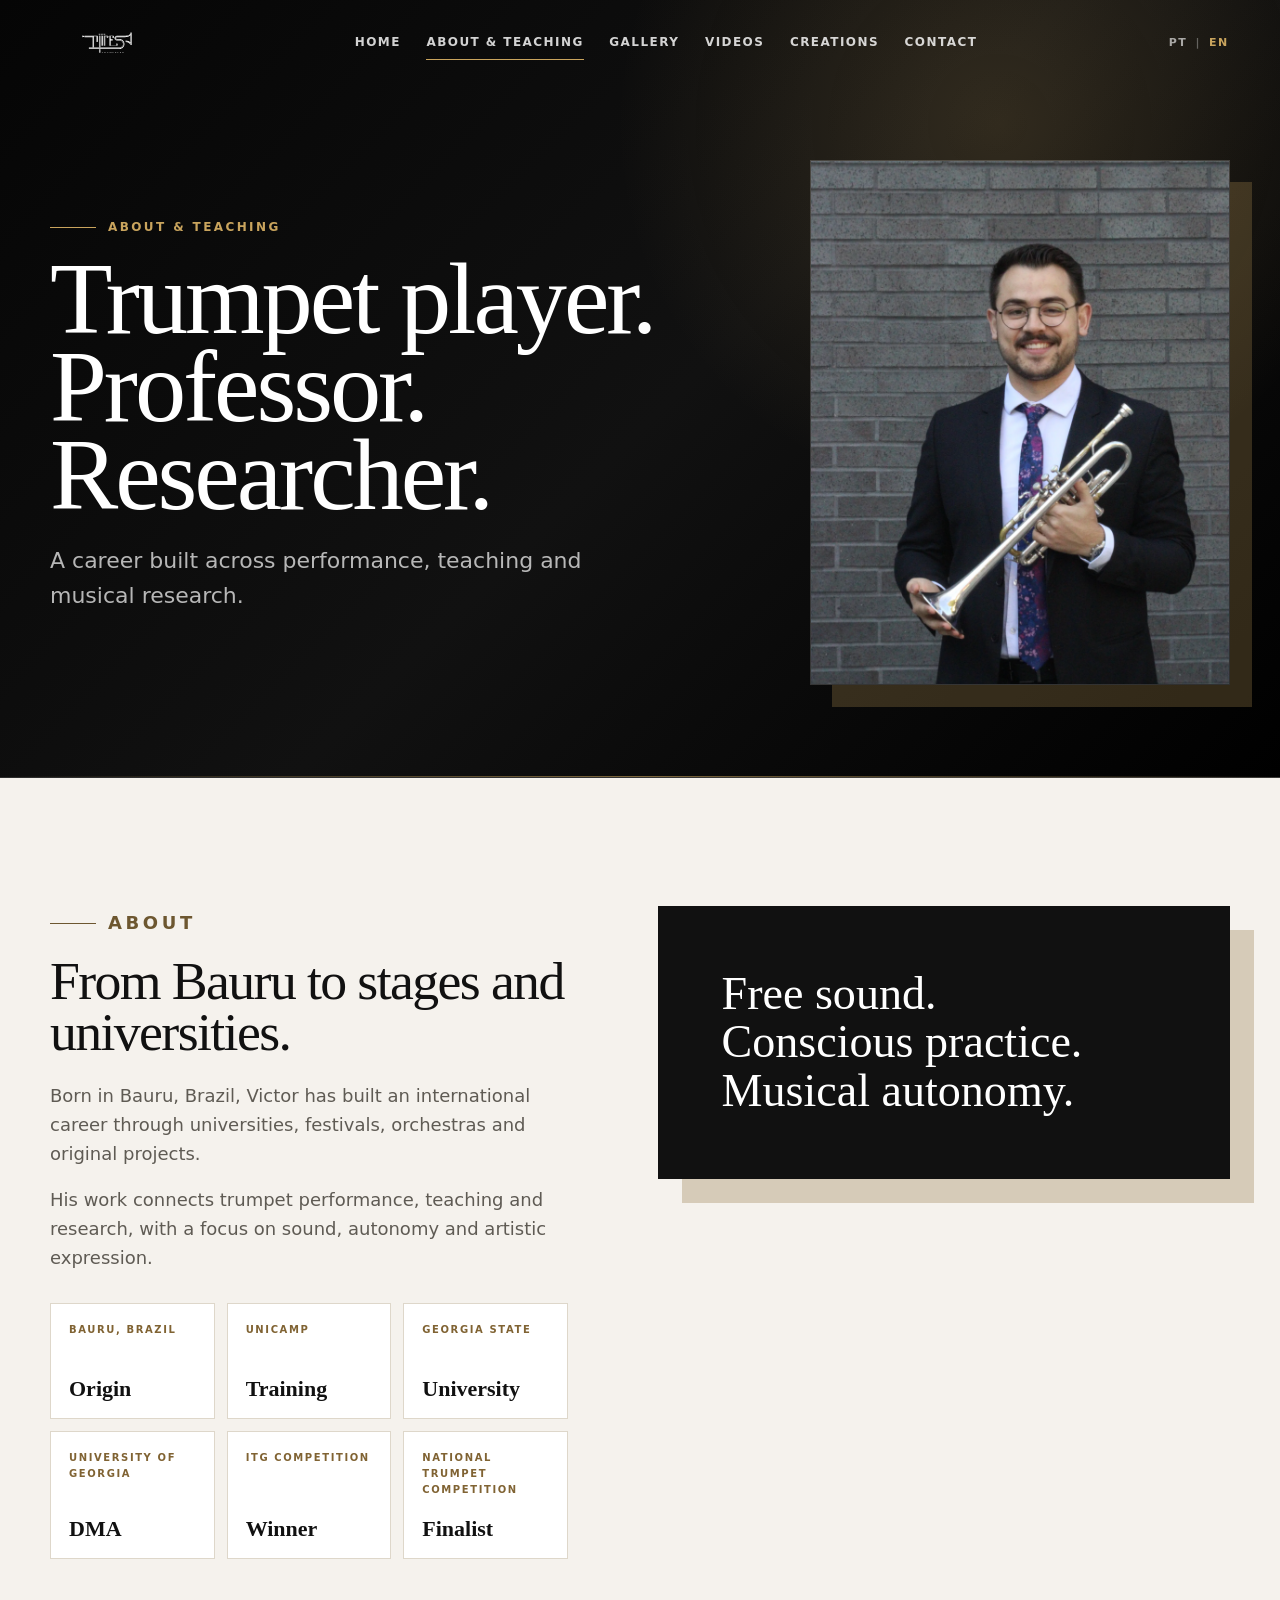
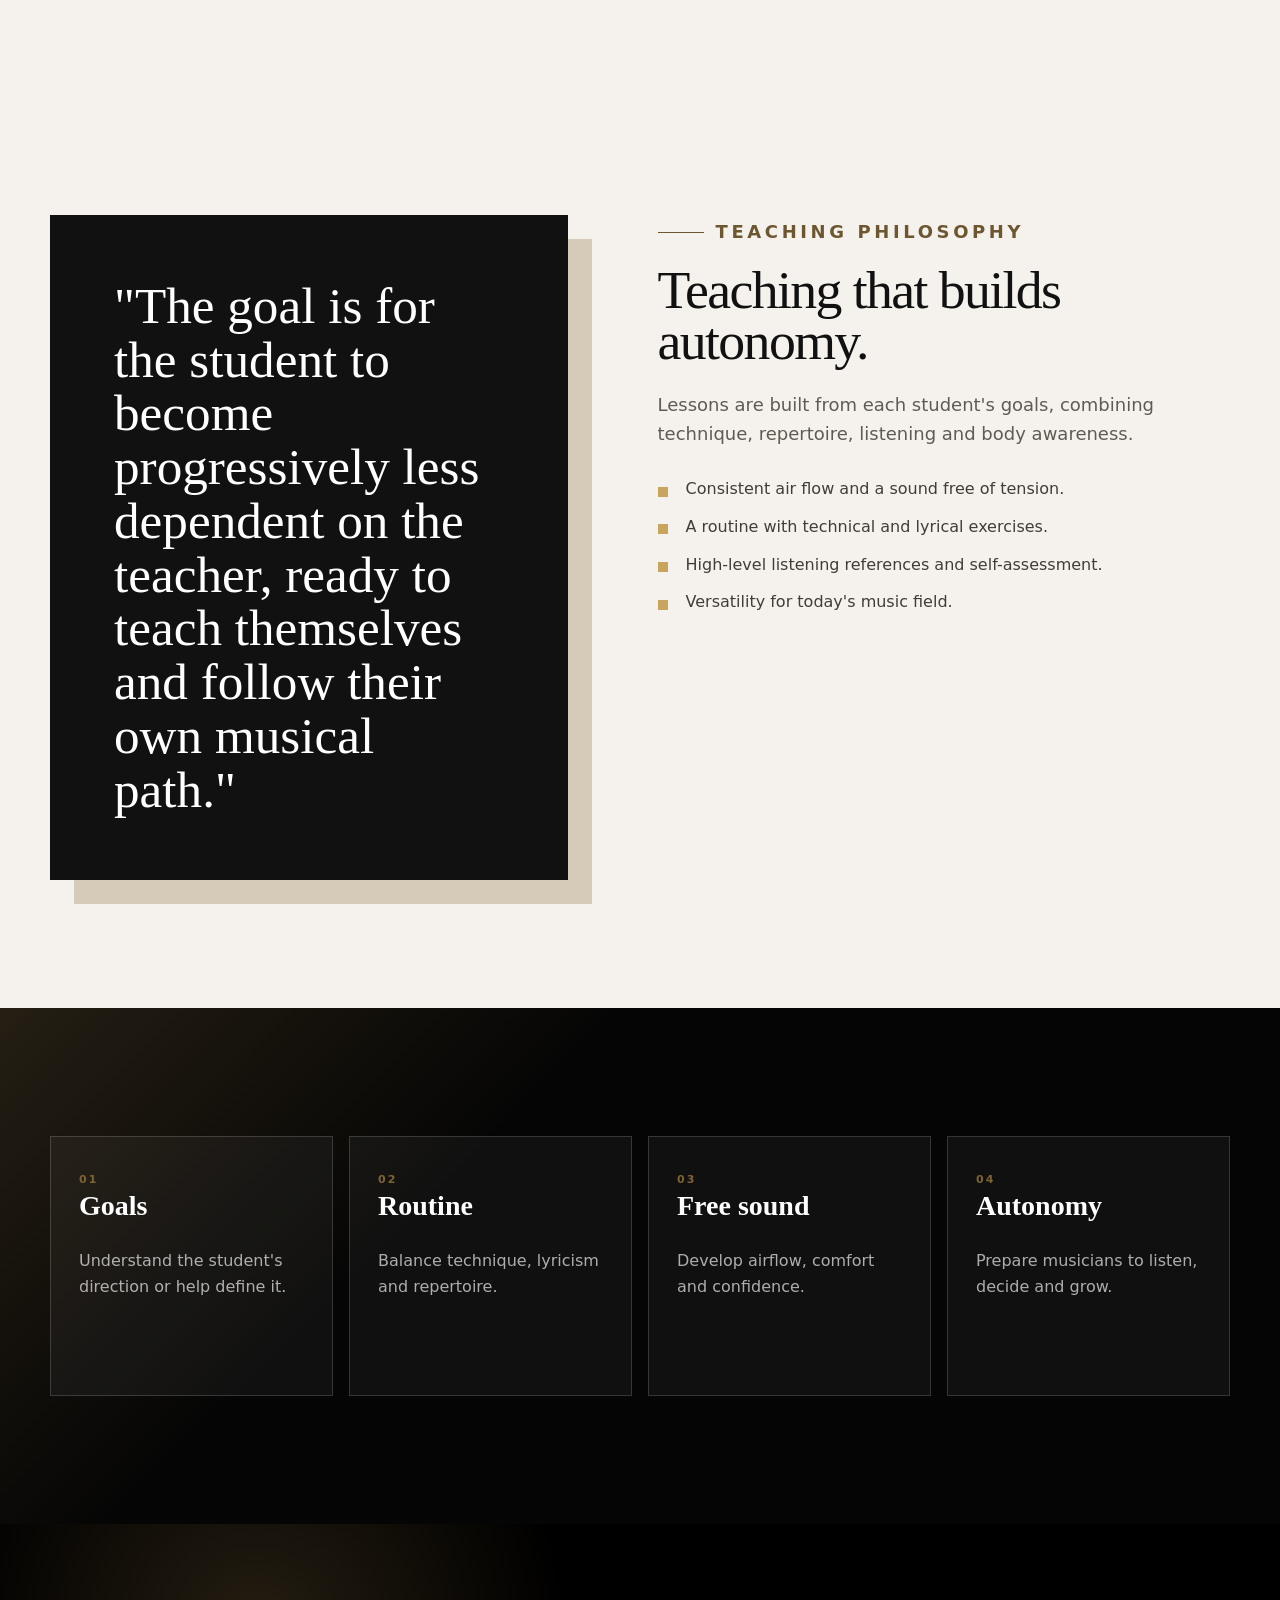
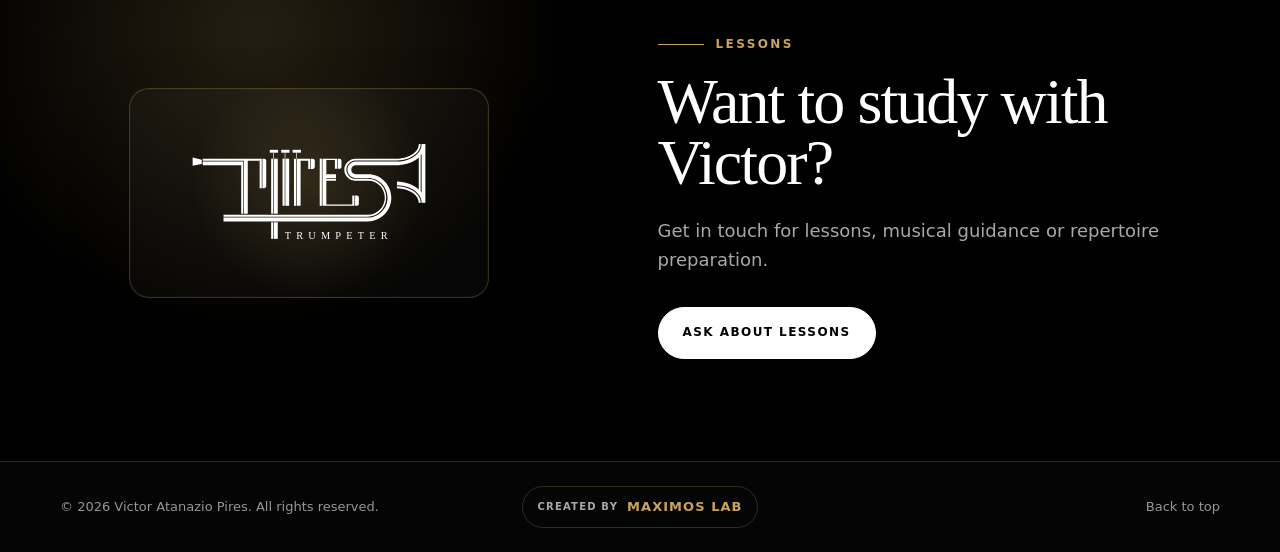
<file: en/about.html>
<!doctype html>
<html lang="en">
  <head>
    <meta charset="utf-8" />
    <meta name="viewport" content="width=device-width, initial-scale=1" />
    <title>About & Teaching | Pires Trumpet</title>
    <meta name="description" content="Learn about Victor Atanazio Pires, his international career and teaching philosophy for trumpet students." />
    <link rel="canonical" href="https://jrhenriquerf.github.io/pires-trumpet/en/about.html" />
    <link rel="alternate" hreflang="pt-BR" href="https://jrhenriquerf.github.io/pires-trumpet/sobre.html" />
    <link rel="alternate" hreflang="en" href="https://jrhenriquerf.github.io/pires-trumpet/en/about.html" />
    <link rel="alternate" hreflang="x-default" href="https://jrhenriquerf.github.io/pires-trumpet/en/about.html" />
    <meta name="theme-color" content="#000000" />
    <meta property="og:title" content="About & Teaching | Pires Trumpet" />
    <meta property="og:description" content="Learn about Victor Atanazio Pires, his international career and teaching philosophy for trumpet students." />
    <meta property="og:type" content="website" />
    <meta property="og:url" content="https://jrhenriquerf.github.io/pires-trumpet/en/about.html" />
    <meta property="og:site_name" content="Pires Trumpet" />
    <meta property="og:locale" content="en_US" />
    <meta property="og:locale:alternate" content="pt_BR" />
    <meta property="og:image" content="https://jrhenriquerf.github.io/pires-trumpet/assets/og/victor-pires-share-en.jpg" />
    <meta property="og:image:secure_url" content="https://jrhenriquerf.github.io/pires-trumpet/assets/og/victor-pires-share-en.jpg" />
    <meta property="og:image:type" content="image/jpeg" />
    <meta property="og:image:width" content="1200" />
    <meta property="og:image:height" content="630" />
    <meta property="og:image:alt" content="Victor Atanazio Pires holding his trumpet, with the Pires Trumpet identity." />
    <meta name="twitter:image" content="https://jrhenriquerf.github.io/pires-trumpet/assets/og/victor-pires-share-en.jpg" />
    <meta name="twitter:image:alt" content="Victor Atanazio Pires holding his trumpet, with the Pires Trumpet identity." />
    <meta name="twitter:card" content="summary_large_image" />
    <meta name="twitter:title" content="About & Teaching | Pires Trumpet" />
    <meta name="twitter:description" content="Learn about Victor Atanazio Pires, his international career and teaching philosophy for trumpet students." />
    <link rel="icon" type="image/png" href="../site-assets/favicon.png" />
    <link rel="apple-touch-icon" href="../site-assets/favicon.png" />
    <link rel="stylesheet" href="../styles.css" />
  </head>
  <body id="topo" data-asset-base="../">
    <a class="skip-link" href="#content">Skip to content</a>

    <header class="site-header" data-header>
      <a class="brand" href="index.html" aria-label="Pires Trumpet - home">
        <img src="../site-assets/logo-white.svg" alt="Pires Trumpet" />
      </a>
      <nav class="site-nav" aria-label="Main navigation">
        <a href="index.html">Home</a>
        <a href="about.html">About & Teaching</a>
        <a href="gallery.html">Gallery</a>
        <a href="videos.html">Videos</a>
        <a href="creations.html">Creations</a>
        <a href="contact.html">Contact</a>
      </nav>
      <div class="language-switcher" aria-label="Select language">
        <a href="../sobre.html">PT</a>
        <span aria-hidden="true">|</span>
        <a class="is-active" aria-current="true" href="about.html">EN</a>
      </div>
      <button class="nav-toggle" type="button" aria-label="Open menu" aria-expanded="false">
        <span></span><span></span><span></span>
      </button>
    </header>

    <main id="content">
      <section class="page-hero"><div class="container page-hero-grid"><div><p class="eyebrow">About & Teaching</p><h1>Trumpet player.<br />Professor.<br />Researcher.</h1><p>A career built across performance, teaching and musical research.</p></div><img src="../site-assets/about.webp" alt="Victor Pires holding a trumpet" /></div></section>
      <section class="section about"><div class="container split"><div class="section-copy"><p class="eyebrow dark">About</p><h2>From Bauru to stages and universities.</h2><p class="short-copy">Born in Bauru, Brazil, Victor has built an international career through universities, festivals, orchestras and original projects.</p><p class="short-copy">His work connects trumpet performance, teaching and research, with a focus on sound, autonomy and artistic expression.</p><div class="credential-grid"><article class="credential-card"><span>Bauru, Brazil</span><strong>Origin</strong></article><article class="credential-card"><span>UNICAMP</span><strong>Training</strong></article><article class="credential-card"><span>Georgia State</span><strong>University</strong></article><article class="credential-card"><span>University of Georgia</span><strong>DMA</strong></article><article class="credential-card"><span>ITG Competition</span><strong>Winner</strong></article><article class="credential-card"><span>National Trumpet Competition</span><strong>Finalist</strong></article></div></div><div class="quote-card compact-quote"><p>Free sound.<br />Conscious practice.<br />Musical autonomy.</p></div></div></section>
      <section class="section teaching"><div class="container teaching-grid"><div class="quote-card"><p>"The goal is for the student to become progressively less dependent on the teacher, ready to teach themselves and follow their own musical path."</p></div><div class="section-copy"><p class="eyebrow dark">Teaching Philosophy</p><h2>Teaching that builds autonomy.</h2><p class="short-copy">Lessons are built from each student's goals, combining technique, repertoire, listening and body awareness.</p><ul class="check-list"><li>Consistent air flow and a sound free of tension.</li><li>A routine with technical and lyrical exercises.</li><li>High-level listening references and self-assessment.</li><li>Versatility for today's music field.</li></ul></div></div></section>
      <section class="section dark-section"><div class="container process-grid"><article><span>01</span><h3>Goals</h3><p>Understand the student's direction or help define it.</p></article><article><span>02</span><h3>Routine</h3><p>Balance technique, lyricism and repertoire.</p></article><article><span>03</span><h3>Free sound</h3><p>Develop airflow, comfort and confidence.</p></article><article><span>04</span><h3>Autonomy</h3><p>Prepare musicians to listen, decide and grow.</p></article></div></section>
      <section class="contact compact-cta"><div class="container contact-inner"><img src="../site-assets/logo-white.svg" alt="Pires Trumpet" loading="lazy" /><div><p class="eyebrow">Lessons</p><h2>Want to study with Victor?</h2><p>Get in touch for lessons, musical guidance or repertoire preparation.</p><div class="hero-actions"><a class="button primary" href="contact.html">Ask about lessons</a></div></div></div></section>
    </main>

    <footer class="site-footer">
      <p class="site-footer__copyright">&copy; <span id="year"></span> Victor Atanazio Pires. All rights reserved.</p>
      <a class="site-footer__credit" href="https://maximoslab.com.br/" target="_blank" rel="noopener noreferrer" aria-label="Visit Maximos LAB"><span>Created by</span><strong>Maximos LAB</strong></a>
      <a class="site-footer__top" href="#topo">Back to top</a>
    </footer>
    <script src="../script.js"></script>
  </body>
</html>
</file>
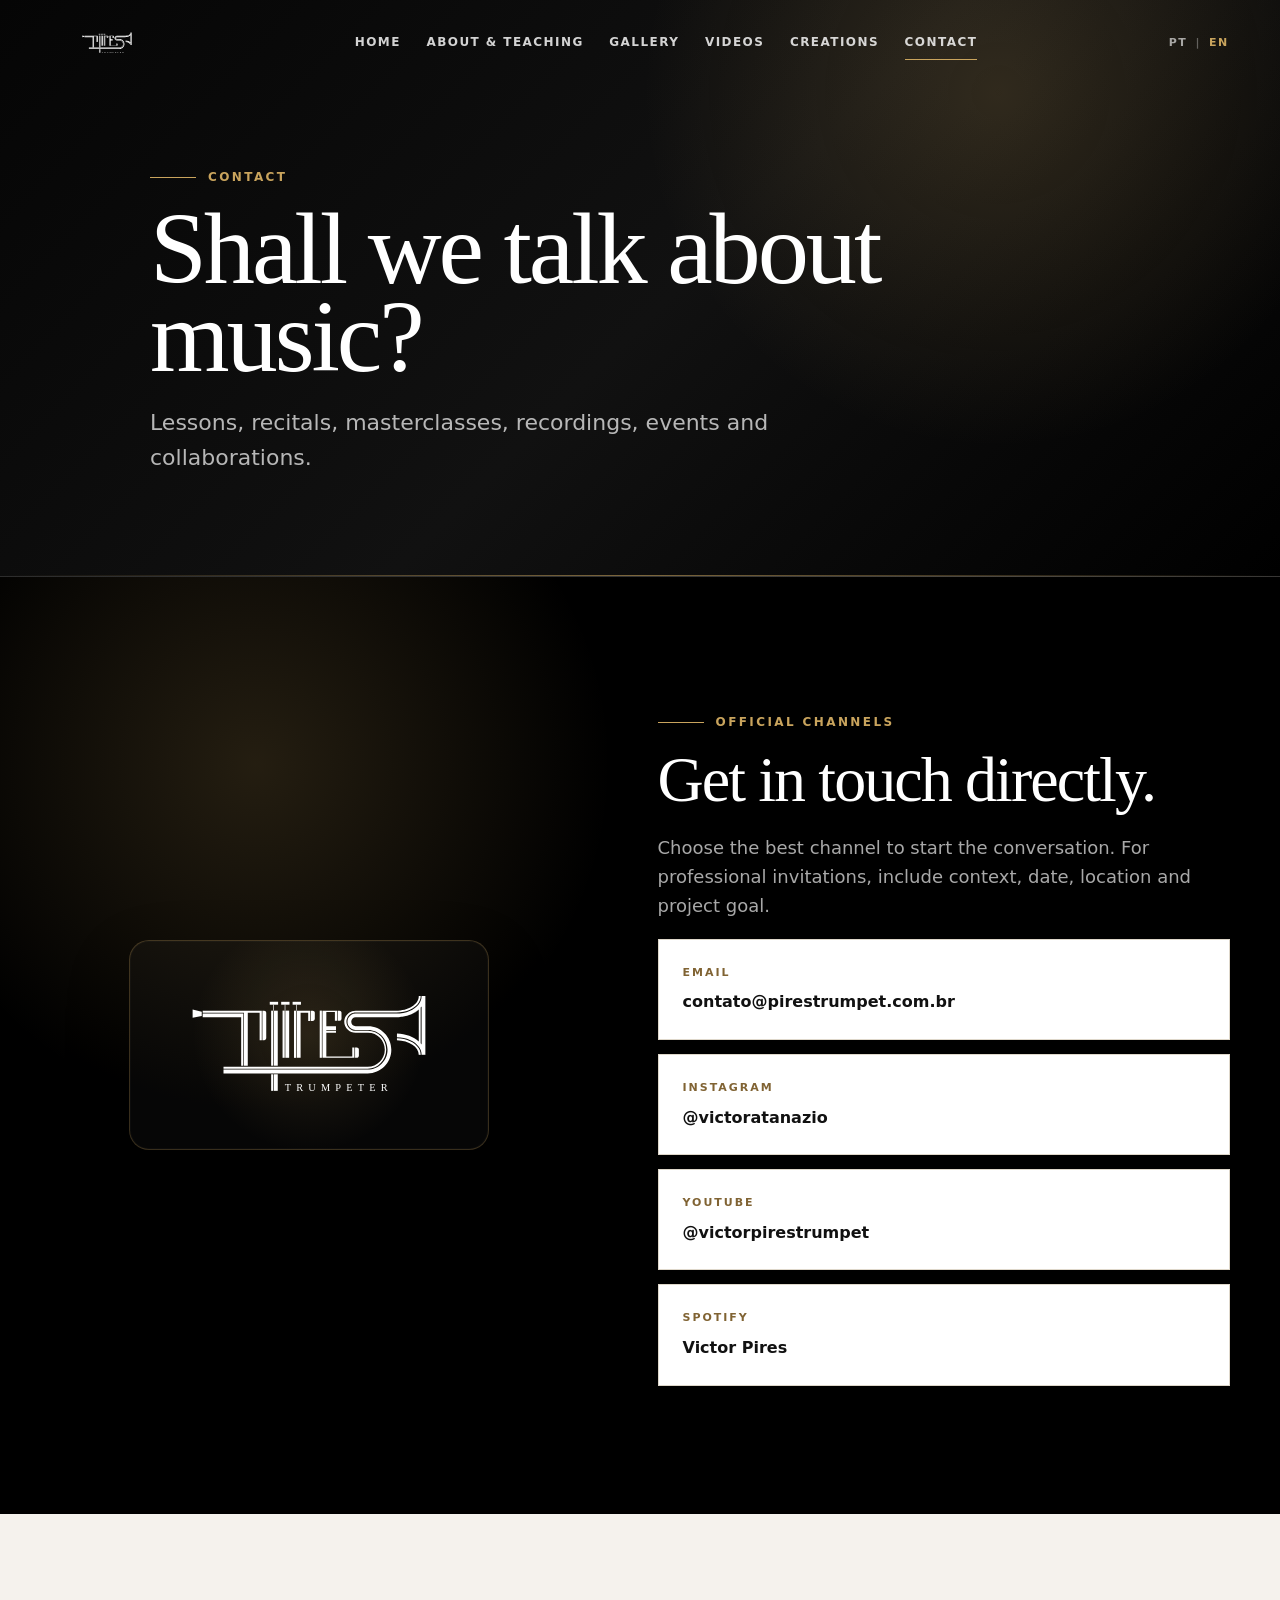
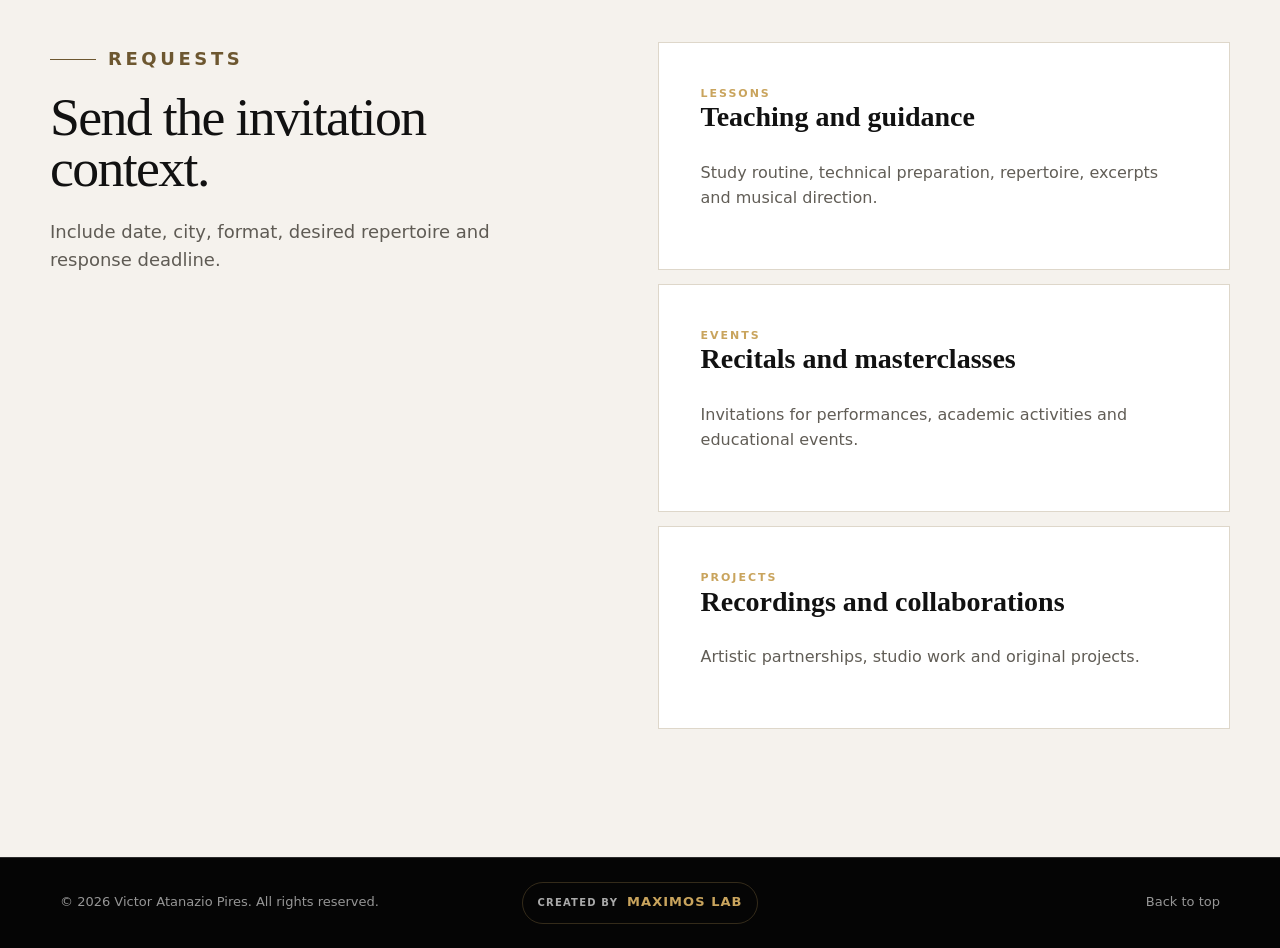
<file: en/contact.html>
<!doctype html>
<html lang="en">
  <head>
    <meta charset="utf-8" />
    <meta name="viewport" content="width=device-width, initial-scale=1" />
    <title>Contact | Pires Trumpet</title>
    <meta name="description" content="Contact Victor Atanazio Pires for lessons, events, recitals, masterclasses, recordings and collaborations." />
    <link rel="canonical" href="https://jrhenriquerf.github.io/pires-trumpet/en/contact.html" />
    <link rel="alternate" hreflang="pt-BR" href="https://jrhenriquerf.github.io/pires-trumpet/contato.html" />
    <link rel="alternate" hreflang="en" href="https://jrhenriquerf.github.io/pires-trumpet/en/contact.html" />
    <link rel="alternate" hreflang="x-default" href="https://jrhenriquerf.github.io/pires-trumpet/en/contact.html" />
    <meta name="theme-color" content="#000000" />
    <meta property="og:title" content="Contact | Pires Trumpet" />
    <meta property="og:description" content="Contact Victor Atanazio Pires for lessons, events, recitals, masterclasses, recordings and collaborations." />
    <meta property="og:type" content="website" />
    <meta property="og:url" content="https://jrhenriquerf.github.io/pires-trumpet/en/contact.html" />
    <meta property="og:site_name" content="Pires Trumpet" />
    <meta property="og:locale" content="en_US" />
    <meta property="og:locale:alternate" content="pt_BR" />
    <meta property="og:image" content="https://jrhenriquerf.github.io/pires-trumpet/assets/og/victor-pires-share-en.jpg" />
    <meta property="og:image:secure_url" content="https://jrhenriquerf.github.io/pires-trumpet/assets/og/victor-pires-share-en.jpg" />
    <meta property="og:image:type" content="image/jpeg" />
    <meta property="og:image:width" content="1200" />
    <meta property="og:image:height" content="630" />
    <meta property="og:image:alt" content="Victor Atanazio Pires holding his trumpet, with the Pires Trumpet identity." />
    <meta name="twitter:image" content="https://jrhenriquerf.github.io/pires-trumpet/assets/og/victor-pires-share-en.jpg" />
    <meta name="twitter:image:alt" content="Victor Atanazio Pires holding his trumpet, with the Pires Trumpet identity." />
    <meta name="twitter:card" content="summary_large_image" />
    <meta name="twitter:title" content="Contact | Pires Trumpet" />
    <meta name="twitter:description" content="Contact Victor Atanazio Pires for lessons, events, recitals, masterclasses, recordings and collaborations." />
    <link rel="icon" type="image/png" href="../site-assets/favicon.png" />
    <link rel="apple-touch-icon" href="../site-assets/favicon.png" />
    <link rel="stylesheet" href="../styles.css" />
  </head>
  <body id="topo" data-asset-base="../">
    <a class="skip-link" href="#content">Skip to content</a>

    <header class="site-header" data-header>
      <a class="brand" href="index.html" aria-label="Pires Trumpet - home">
        <img src="../site-assets/logo-white.svg" alt="Pires Trumpet" />
      </a>
      <nav class="site-nav" aria-label="Main navigation">
        <a href="index.html">Home</a>
        <a href="about.html">About & Teaching</a>
        <a href="gallery.html">Gallery</a>
        <a href="videos.html">Videos</a>
        <a href="creations.html">Creations</a>
        <a href="contact.html">Contact</a>
      </nav>
      <div class="language-switcher" aria-label="Select language">
        <a href="../contato.html">PT</a>
        <span aria-hidden="true">|</span>
        <a class="is-active" aria-current="true" href="contact.html">EN</a>
      </div>
      <button class="nav-toggle" type="button" aria-label="Open menu" aria-expanded="false">
        <span></span><span></span><span></span>
      </button>
    </header>

    <main id="content"><section class="page-hero slim-hero"><div class="container"><p class="eyebrow">Contact</p><h1>Shall we talk about music?</h1><p>Lessons, recitals, masterclasses, recordings, events and collaborations.</p></div></section><section class="contact contact-page"><div class="container contact-inner"><img src="../site-assets/logo-white.svg" alt="Pires Trumpet" loading="lazy" /><div><p class="eyebrow">Official channels</p><h2>Get in touch directly.</h2><p>Choose the best channel to start the conversation. For professional invitations, include context, date, location and project goal.</p><div class="contact-links"><a href="mailto:contato@pirestrumpet.com.br"><span>Email</span> contato@pirestrumpet.com.br</a><a href="https://www.instagram.com/victoratanazio/" target="_blank" rel="noopener noreferrer"><span>Instagram</span> @victoratanazio</a><a href="https://www.youtube.com/@victorpirestrumpet" target="_blank" rel="noopener noreferrer"><span>YouTube</span> @victorpirestrumpet</a><a href="https://open.spotify.com/intl-pt/artist/25MlnotVBEoEg26pZbiNKg?si=FOFFYQdDRWq3dsQpbXA50Q" target="_blank" rel="noopener noreferrer"><span>Spotify</span> Victor Pires</a></div></div></div></section><section class="section about"><div class="container split"><div class="section-copy"><p class="eyebrow dark">Requests</p><h2>Send the invitation context.</h2><p>Include date, city, format, desired repertoire and response deadline.</p></div><div class="timeline"><article><span>Lessons</span><h3>Teaching and guidance</h3><p>Study routine, technical preparation, repertoire, excerpts and musical direction.</p></article><article><span>Events</span><h3>Recitals and masterclasses</h3><p>Invitations for performances, academic activities and educational events.</p></article><article><span>Projects</span><h3>Recordings and collaborations</h3><p>Artistic partnerships, studio work and original projects.</p></article></div></div></section></main>

    <footer class="site-footer">
      <p class="site-footer__copyright">&copy; <span id="year"></span> Victor Atanazio Pires. All rights reserved.</p>
      <a class="site-footer__credit" href="https://maximoslab.com.br/" target="_blank" rel="noopener noreferrer" aria-label="Visit Maximos LAB"><span>Created by</span><strong>Maximos LAB</strong></a>
      <a class="site-footer__top" href="#topo">Back to top</a>
    </footer>
    <script src="../script.js"></script>
  </body>
</html>
</file>
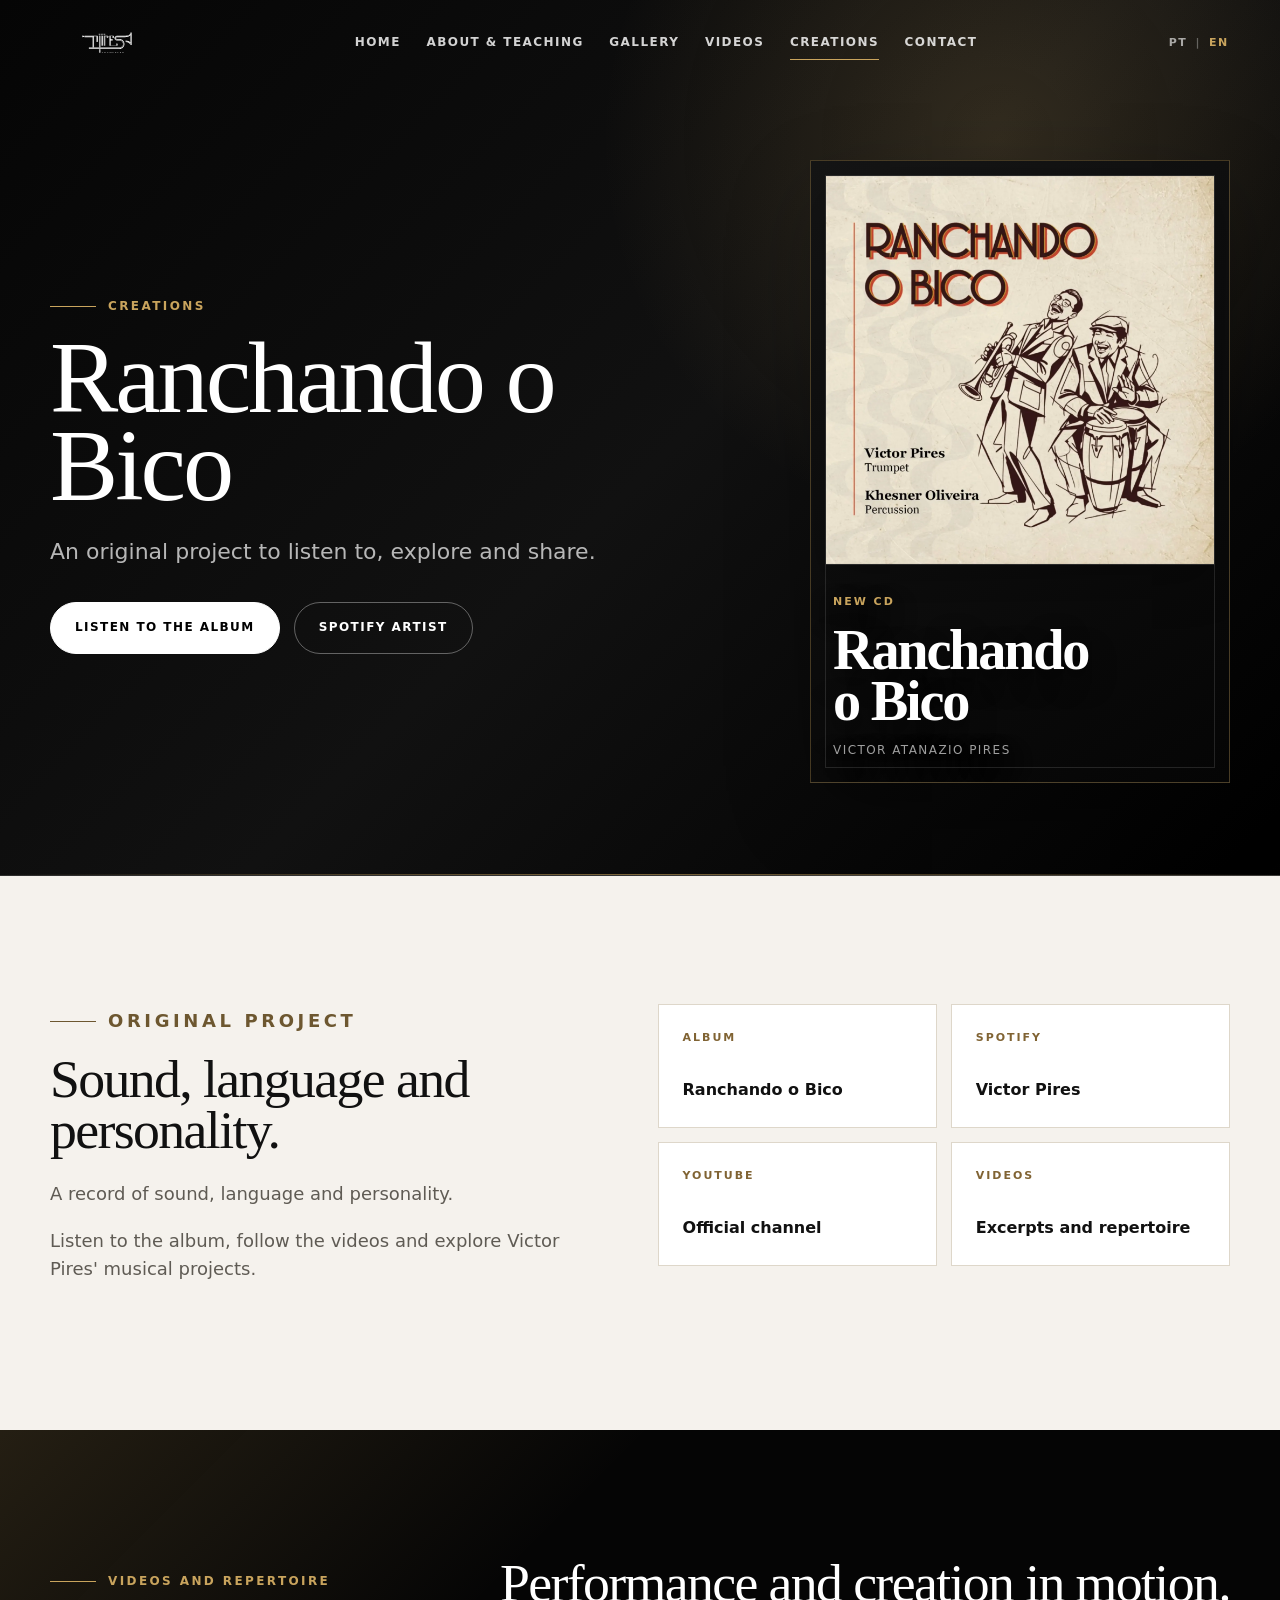
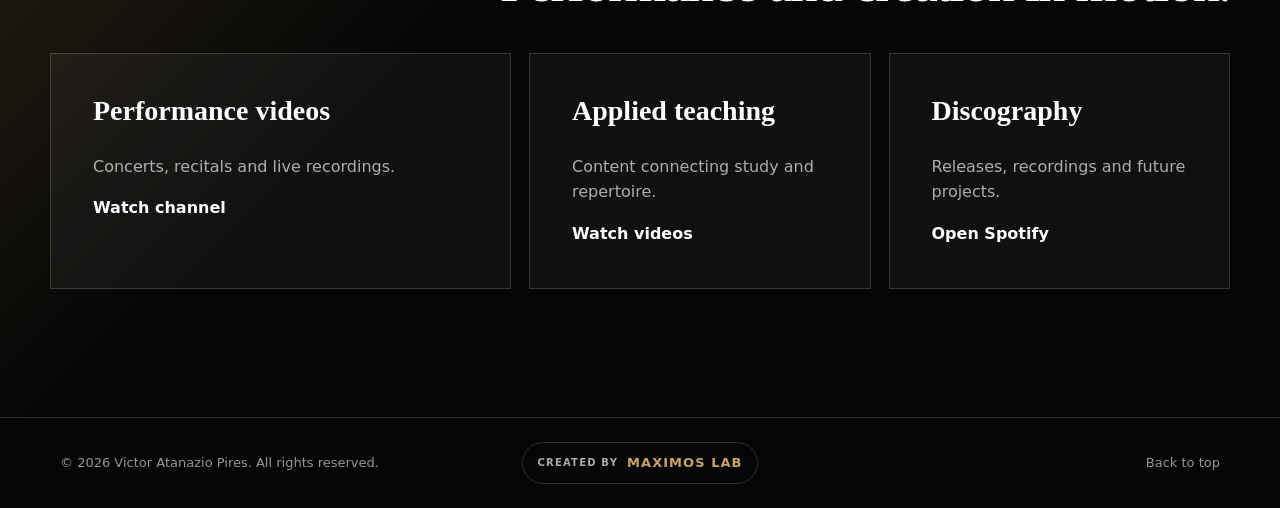
<file: en/creations.html>
<!doctype html>
<html lang="en">
  <head>
    <meta charset="utf-8" />
    <meta name="viewport" content="width=device-width, initial-scale=1" />
    <title>Creations | Ranchando o Bico | Pires Trumpet</title>
    <meta name="description" content="A page dedicated to Ranchando o Bico, original projects, Spotify, YouTube and Victor Pires musical creations." />
    <link rel="canonical" href="https://jrhenriquerf.github.io/pires-trumpet/en/creations.html" />
    <link rel="alternate" hreflang="pt-BR" href="https://jrhenriquerf.github.io/pires-trumpet/criacoes.html" />
    <link rel="alternate" hreflang="en" href="https://jrhenriquerf.github.io/pires-trumpet/en/creations.html" />
    <link rel="alternate" hreflang="x-default" href="https://jrhenriquerf.github.io/pires-trumpet/en/creations.html" />
    <meta name="theme-color" content="#000000" />
    <meta property="og:title" content="Creations | Ranchando o Bico | Pires Trumpet" />
    <meta property="og:description" content="A page dedicated to Ranchando o Bico, original projects, Spotify, YouTube and Victor Pires musical creations." />
    <meta property="og:type" content="website" />
    <meta property="og:url" content="https://jrhenriquerf.github.io/pires-trumpet/en/creations.html" />
    <meta property="og:site_name" content="Pires Trumpet" />
    <meta property="og:locale" content="en_US" />
    <meta property="og:locale:alternate" content="pt_BR" />
    <meta property="og:image" content="https://jrhenriquerf.github.io/pires-trumpet/assets/og/victor-pires-share-en.jpg" />
    <meta property="og:image:secure_url" content="https://jrhenriquerf.github.io/pires-trumpet/assets/og/victor-pires-share-en.jpg" />
    <meta property="og:image:type" content="image/jpeg" />
    <meta property="og:image:width" content="1200" />
    <meta property="og:image:height" content="630" />
    <meta property="og:image:alt" content="Victor Atanazio Pires holding his trumpet, with the Pires Trumpet identity." />
    <meta name="twitter:image" content="https://jrhenriquerf.github.io/pires-trumpet/assets/og/victor-pires-share-en.jpg" />
    <meta name="twitter:image:alt" content="Victor Atanazio Pires holding his trumpet, with the Pires Trumpet identity." />
    <meta name="twitter:card" content="summary_large_image" />
    <meta name="twitter:title" content="Creations | Ranchando o Bico | Pires Trumpet" />
    <meta name="twitter:description" content="A page dedicated to Ranchando o Bico, original projects, Spotify, YouTube and Victor Pires musical creations." />
    <link rel="icon" type="image/png" href="../site-assets/favicon.png" />
    <link rel="apple-touch-icon" href="../site-assets/favicon.png" />
    <link rel="stylesheet" href="../styles.css" />
  </head>
  <body id="topo" data-asset-base="../">
    <a class="skip-link" href="#content">Skip to content</a>

    <header class="site-header" data-header>
      <a class="brand" href="index.html" aria-label="Pires Trumpet - home">
        <img src="../site-assets/logo-white.svg" alt="Pires Trumpet" />
      </a>
      <nav class="site-nav" aria-label="Main navigation">
        <a href="index.html">Home</a>
        <a href="about.html">About & Teaching</a>
        <a href="gallery.html">Gallery</a>
        <a href="videos.html">Videos</a>
        <a href="creations.html">Creations</a>
        <a href="contact.html">Contact</a>
      </nav>
      <div class="language-switcher" aria-label="Select language">
        <a href="../criacoes.html">PT</a>
        <span aria-hidden="true">|</span>
        <a class="is-active" aria-current="true" href="creations.html">EN</a>
      </div>
      <button class="nav-toggle" type="button" aria-label="Open menu" aria-expanded="false">
        <span></span><span></span><span></span>
      </button>
    </header>

    <main id="content"><section class="album-hero"><div class="container album-hero-grid"><div><p class="eyebrow">Creations</p><h1>Ranchando o Bico</h1><p>An original project to listen to, explore and share.</p><div class="hero-actions"><a class="button primary" href="https://open.spotify.com/intl-pt/album/2DOytuDjctXyBq2s2AgH6f?si=JWS8IhCgTX69d_6rbiFElQ" target="_blank" rel="noopener noreferrer">Listen to the album</a><a class="button secondary" href="https://open.spotify.com/intl-pt/artist/25MlnotVBEoEg26pZbiNKg?si=FOFFYQdDRWq3dsQpbXA50Q" target="_blank" rel="noopener noreferrer">Spotify artist</a></div></div><article class="album-mark cover-card large"><img class="album-cover-img" src="../assets/cds/ranchando o bico.webp" alt="Ranchando o Bico CD cover" loading="lazy" /><div class="album-cover-caption"><span>New CD</span><strong>Ranchando<br />o Bico</strong><small>Victor Atanazio Pires</small></div></article></div></section><section class="section about"><div class="container split"><div class="section-copy"><p class="eyebrow dark">Original project</p><h2>Sound, language and personality.</h2><p class="short-copy">A record of sound, language and personality.</p><p class="short-copy">Listen to the album, follow the videos and explore Victor Pires' musical projects.</p></div><div class="creation-list creation-cards"><a href="https://open.spotify.com/intl-pt/album/2DOytuDjctXyBq2s2AgH6f?si=JWS8IhCgTX69d_6rbiFElQ" target="_blank" rel="noopener noreferrer"><span>Album</span> Ranchando o Bico</a><a href="https://open.spotify.com/intl-pt/artist/25MlnotVBEoEg26pZbiNKg?si=FOFFYQdDRWq3dsQpbXA50Q" target="_blank" rel="noopener noreferrer"><span>Spotify</span> Victor Pires</a><a href="https://www.youtube.com/@victorpirestrumpet" target="_blank" rel="noopener noreferrer"><span>YouTube</span> Official channel</a><a href="videos.html"><span>Videos</span> Excerpts and repertoire</a></div></div></section><section class="section dark-section"><div class="container"><div class="section-heading"><p class="eyebrow">Videos and repertoire</p><h2>Performance and creation in motion.</h2></div><div class="music-grid"><article class="music-card"><h3>Performance videos</h3><p>Concerts, recitals and live recordings.</p><a href="https://www.youtube.com/@victorpirestrumpet" target="_blank" rel="noopener noreferrer">Watch channel</a></article><article class="music-card"><h3>Applied teaching</h3><p>Content connecting study and repertoire.</p><a href="videos.html">Watch videos</a></article><article class="music-card"><h3>Discography</h3><p>Releases, recordings and future projects.</p><a href="https://open.spotify.com/intl-pt/artist/25MlnotVBEoEg26pZbiNKg?si=FOFFYQdDRWq3dsQpbXA50Q" target="_blank" rel="noopener noreferrer">Open Spotify</a></article></div></div></section></main>

    <footer class="site-footer">
      <p class="site-footer__copyright">&copy; <span id="year"></span> Victor Atanazio Pires. All rights reserved.</p>
      <a class="site-footer__credit" href="https://maximoslab.com.br/" target="_blank" rel="noopener noreferrer" aria-label="Visit Maximos LAB"><span>Created by</span><strong>Maximos LAB</strong></a>
      <a class="site-footer__top" href="#topo">Back to top</a>
    </footer>
    <script src="../script.js"></script>
  </body>
</html>
</file>
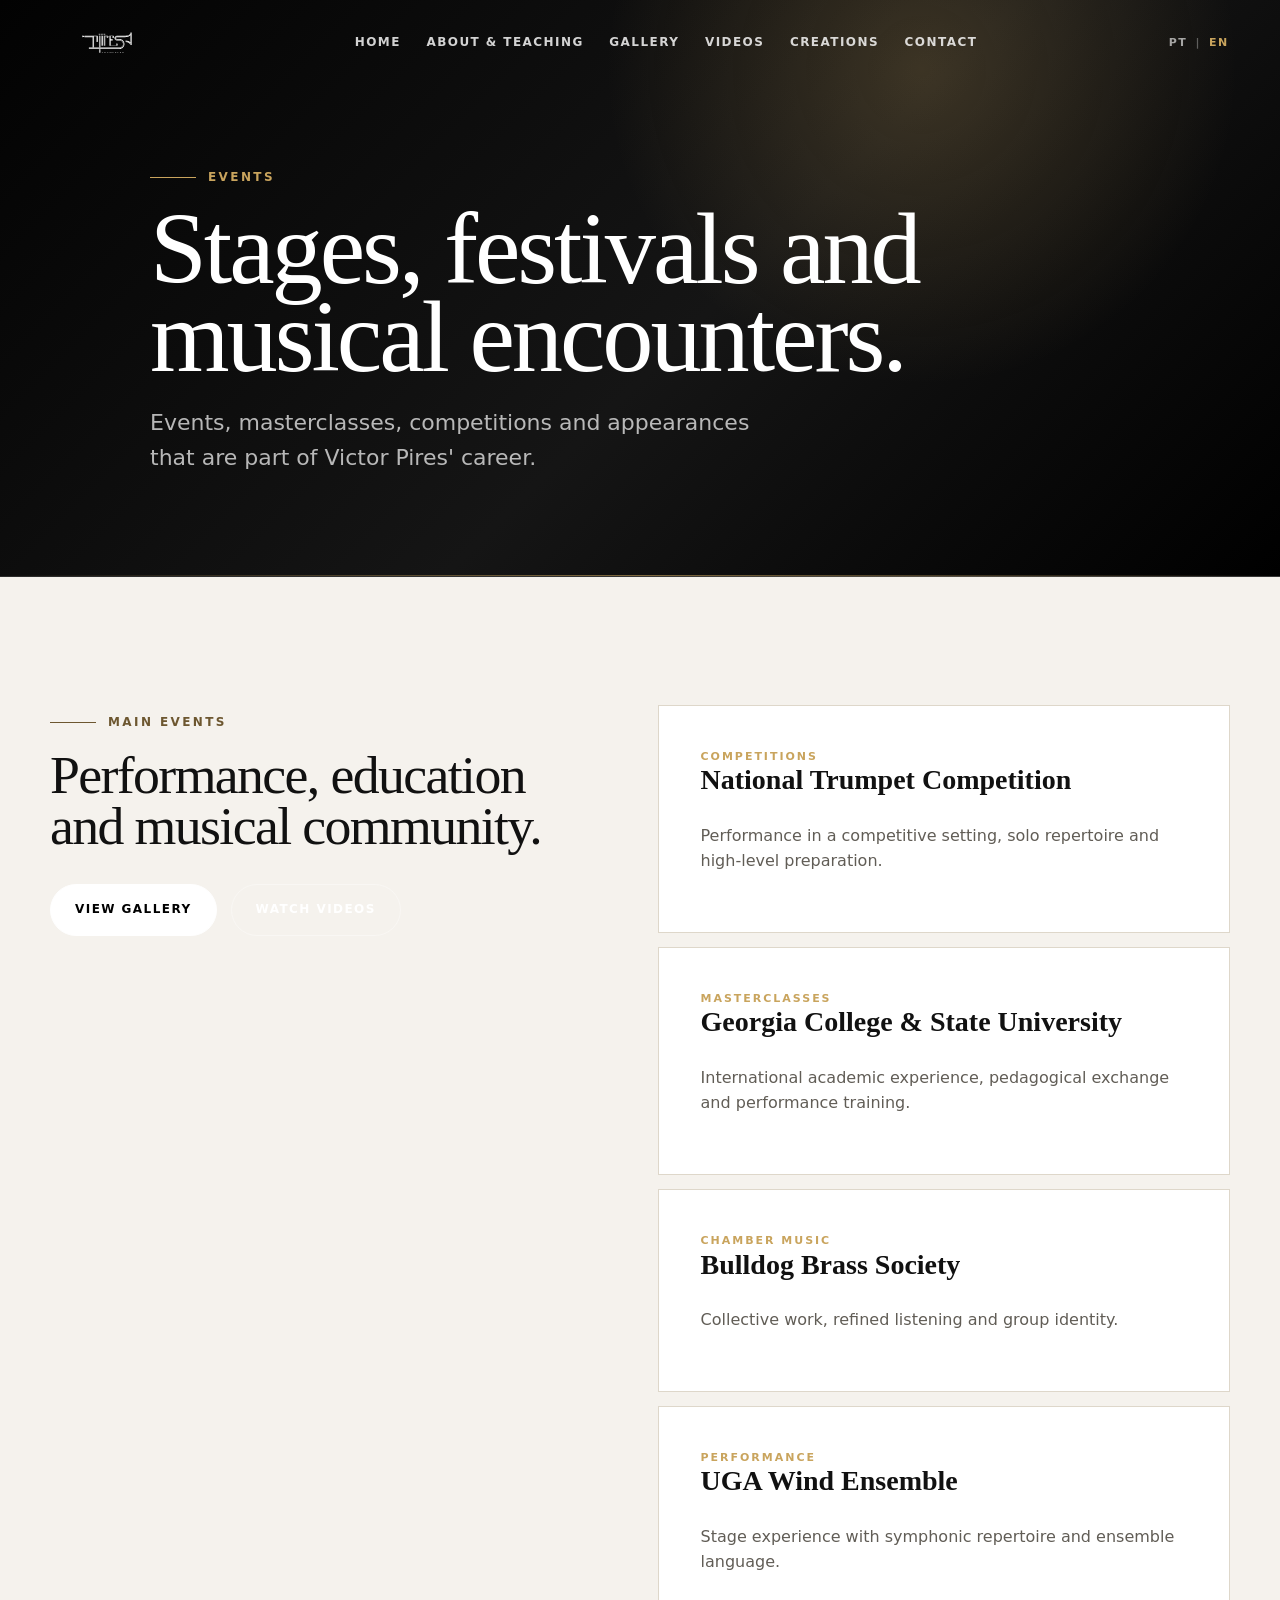
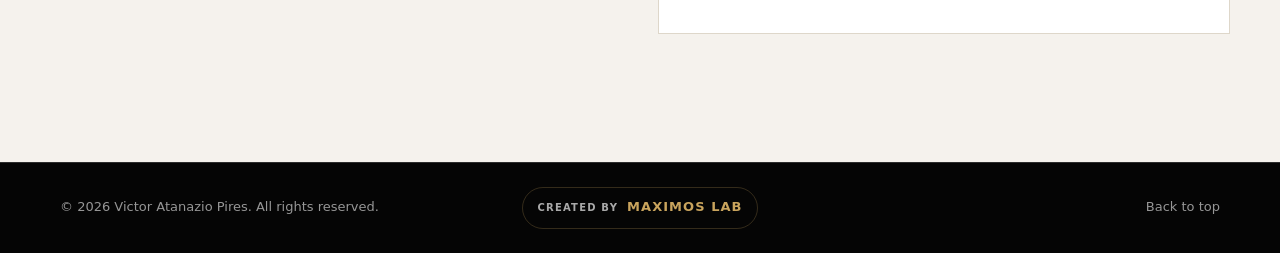
<file: en/events.html>
<!doctype html>
<html lang="en">
  <head>
    <meta charset="utf-8" />
    <meta name="viewport" content="width=device-width, initial-scale=1" />
    <title>Events | Victor Atanazio Pires</title>
    <meta name="description" content="Main events, masterclasses, competitions and artistic appearances by Victor Atanazio Pires." />
    <link rel="canonical" href="https://jrhenriquerf.github.io/pires-trumpet/en/events.html" />
    <link rel="alternate" hreflang="pt-BR" href="https://jrhenriquerf.github.io/pires-trumpet/galeria-eventos.html" />
    <link rel="alternate" hreflang="en" href="https://jrhenriquerf.github.io/pires-trumpet/en/events.html" />
    <link rel="alternate" hreflang="x-default" href="https://jrhenriquerf.github.io/pires-trumpet/en/events.html" />
    <meta name="theme-color" content="#000000" />
    <meta property="og:title" content="Events | Victor Atanazio Pires" />
    <meta property="og:description" content="Main events, masterclasses, competitions and artistic appearances by Victor Atanazio Pires." />
    <meta property="og:type" content="website" />
    <meta property="og:url" content="https://jrhenriquerf.github.io/pires-trumpet/en/events.html" />
    <meta property="og:site_name" content="Pires Trumpet" />
    <meta property="og:locale" content="en_US" />
    <meta property="og:locale:alternate" content="pt_BR" />
    <meta property="og:image" content="https://jrhenriquerf.github.io/pires-trumpet/assets/og/victor-pires-share-en.jpg" />
    <meta property="og:image:secure_url" content="https://jrhenriquerf.github.io/pires-trumpet/assets/og/victor-pires-share-en.jpg" />
    <meta property="og:image:type" content="image/jpeg" />
    <meta property="og:image:width" content="1200" />
    <meta property="og:image:height" content="630" />
    <meta property="og:image:alt" content="Victor Atanazio Pires holding his trumpet, with the Pires Trumpet identity." />
    <meta name="twitter:image" content="https://jrhenriquerf.github.io/pires-trumpet/assets/og/victor-pires-share-en.jpg" />
    <meta name="twitter:image:alt" content="Victor Atanazio Pires holding his trumpet, with the Pires Trumpet identity." />
    <meta name="twitter:card" content="summary_large_image" />
    <meta name="twitter:title" content="Events | Victor Atanazio Pires" />
    <meta name="twitter:description" content="Main events, masterclasses, competitions and artistic appearances by Victor Atanazio Pires." />
    <link rel="icon" type="image/png" href="../site-assets/favicon.png" />
    <link rel="apple-touch-icon" href="../site-assets/favicon.png" />
    <link rel="stylesheet" href="../styles.css" />
  </head>
  <body id="topo" data-asset-base="../">
    <a class="skip-link" href="#content">Skip to content</a>

    <header class="site-header" data-header>
      <a class="brand" href="index.html" aria-label="Pires Trumpet - home">
        <img src="../site-assets/logo-white.svg" alt="Pires Trumpet" />
      </a>
      <nav class="site-nav" aria-label="Main navigation">
        <a href="index.html">Home</a>
        <a href="about.html">About & Teaching</a>
        <a href="gallery.html">Gallery</a>
        <a href="videos.html">Videos</a>
        <a href="creations.html">Creations</a>
        <a href="contact.html">Contact</a>
      </nav>
      <div class="language-switcher" aria-label="Select language">
        <a href="../galeria-eventos.html">PT</a>
        <span aria-hidden="true">|</span>
        <a class="is-active" aria-current="true" href="events.html">EN</a>
      </div>
      <button class="nav-toggle" type="button" aria-label="Open menu" aria-expanded="false">
        <span></span><span></span><span></span>
      </button>
    </header>

    <main id="content"><section class="page-hero slim-hero media-page-hero"><div class="container"><p class="eyebrow">Events</p><h1>Stages, festivals and musical encounters.</h1><p>Events, masterclasses, competitions and appearances that are part of Victor Pires' career.</p></div></section><section class="section events"><div class="container events-grid"><div><p class="eyebrow dark">Main events</p><h2>Performance, education and musical community.</h2><div class="hero-actions"><a class="button primary" href="gallery.html">View gallery</a><a class="button secondary" href="videos.html">Watch videos</a></div></div><div class="timeline"><article><span>Competitions</span><h3>National Trumpet Competition</h3><p>Performance in a competitive setting, solo repertoire and high-level preparation.</p></article><article><span>Masterclasses</span><h3>Georgia College & State University</h3><p>International academic experience, pedagogical exchange and performance training.</p></article><article><span>Chamber music</span><h3>Bulldog Brass Society</h3><p>Collective work, refined listening and group identity.</p></article><article><span>Performance</span><h3>UGA Wind Ensemble</h3><p>Stage experience with symphonic repertoire and ensemble language.</p></article></div></div></section></main>

    <footer class="site-footer">
      <p class="site-footer__copyright">&copy; <span id="year"></span> Victor Atanazio Pires. All rights reserved.</p>
      <a class="site-footer__credit" href="https://maximoslab.com.br/" target="_blank" rel="noopener noreferrer" aria-label="Visit Maximos LAB"><span>Created by</span><strong>Maximos LAB</strong></a>
      <a class="site-footer__top" href="#topo">Back to top</a>
    </footer>
    <script src="../script.js"></script>
  </body>
</html>
</file>
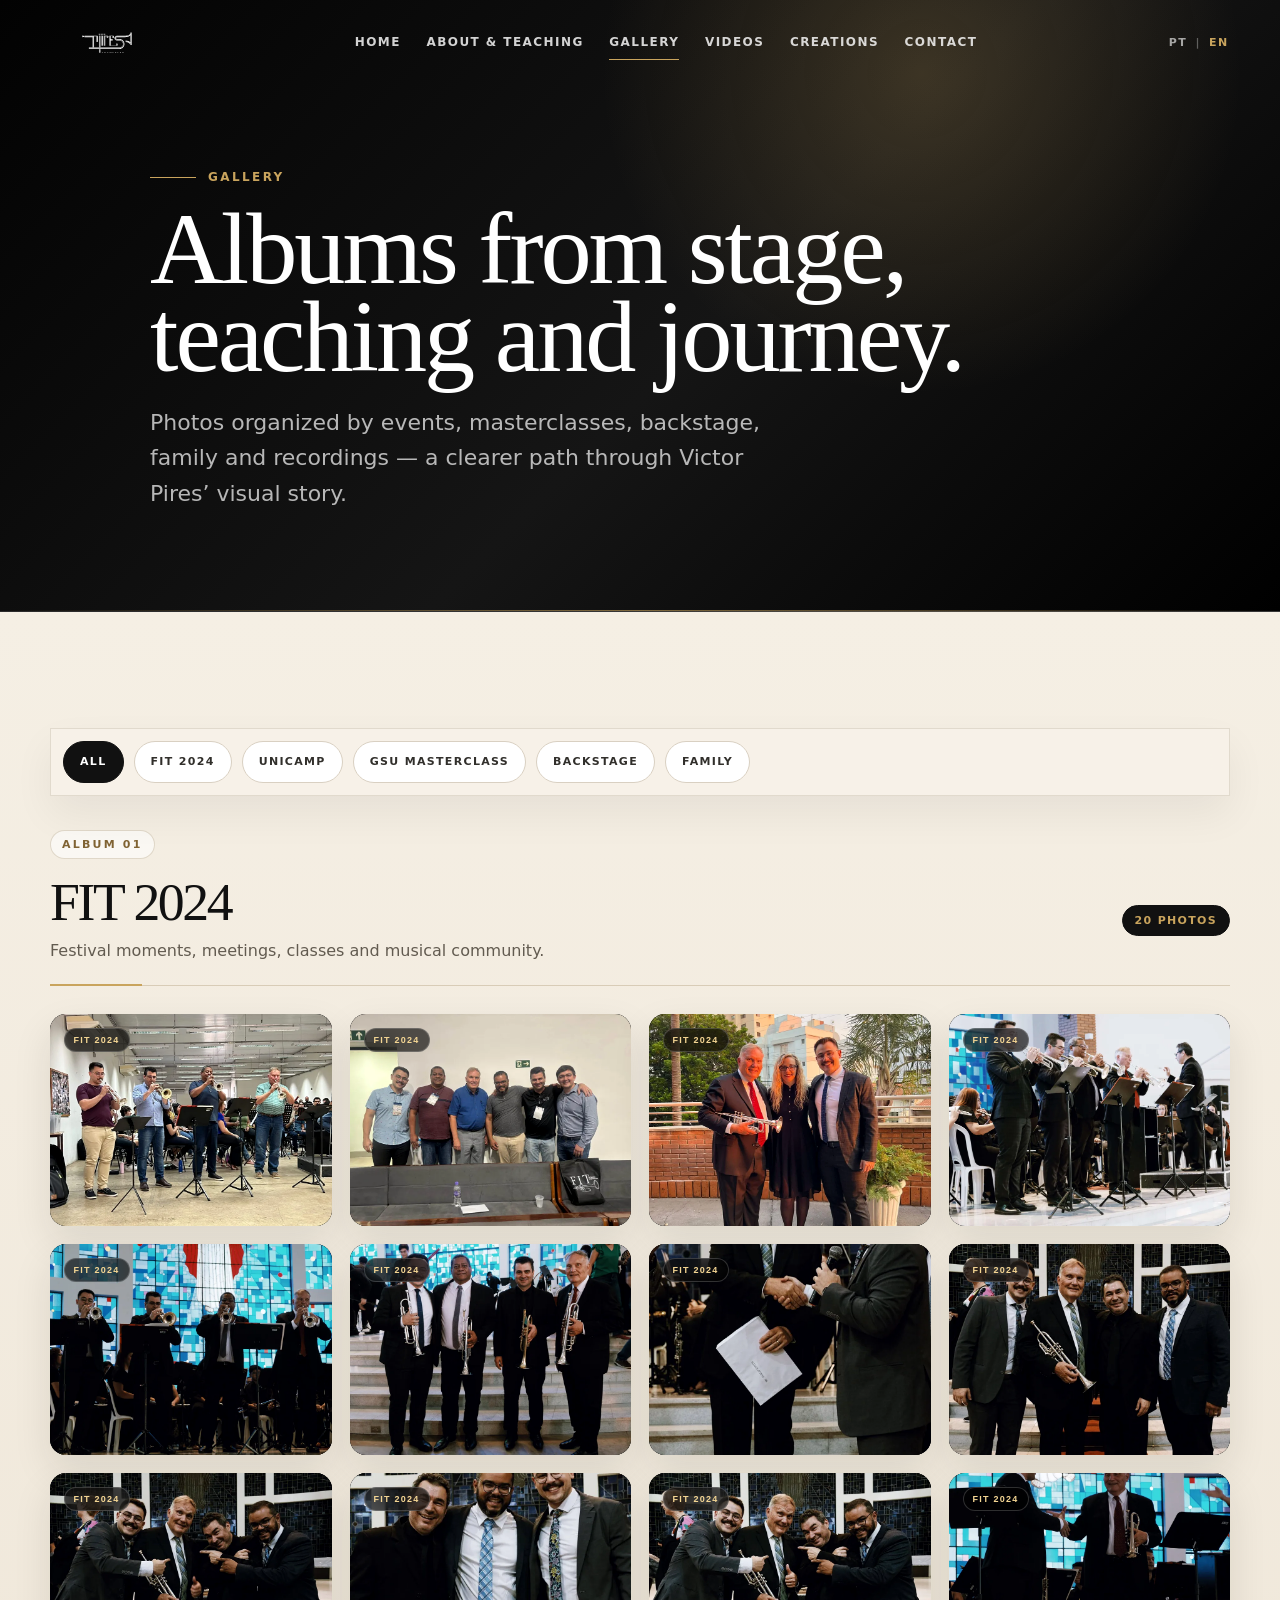
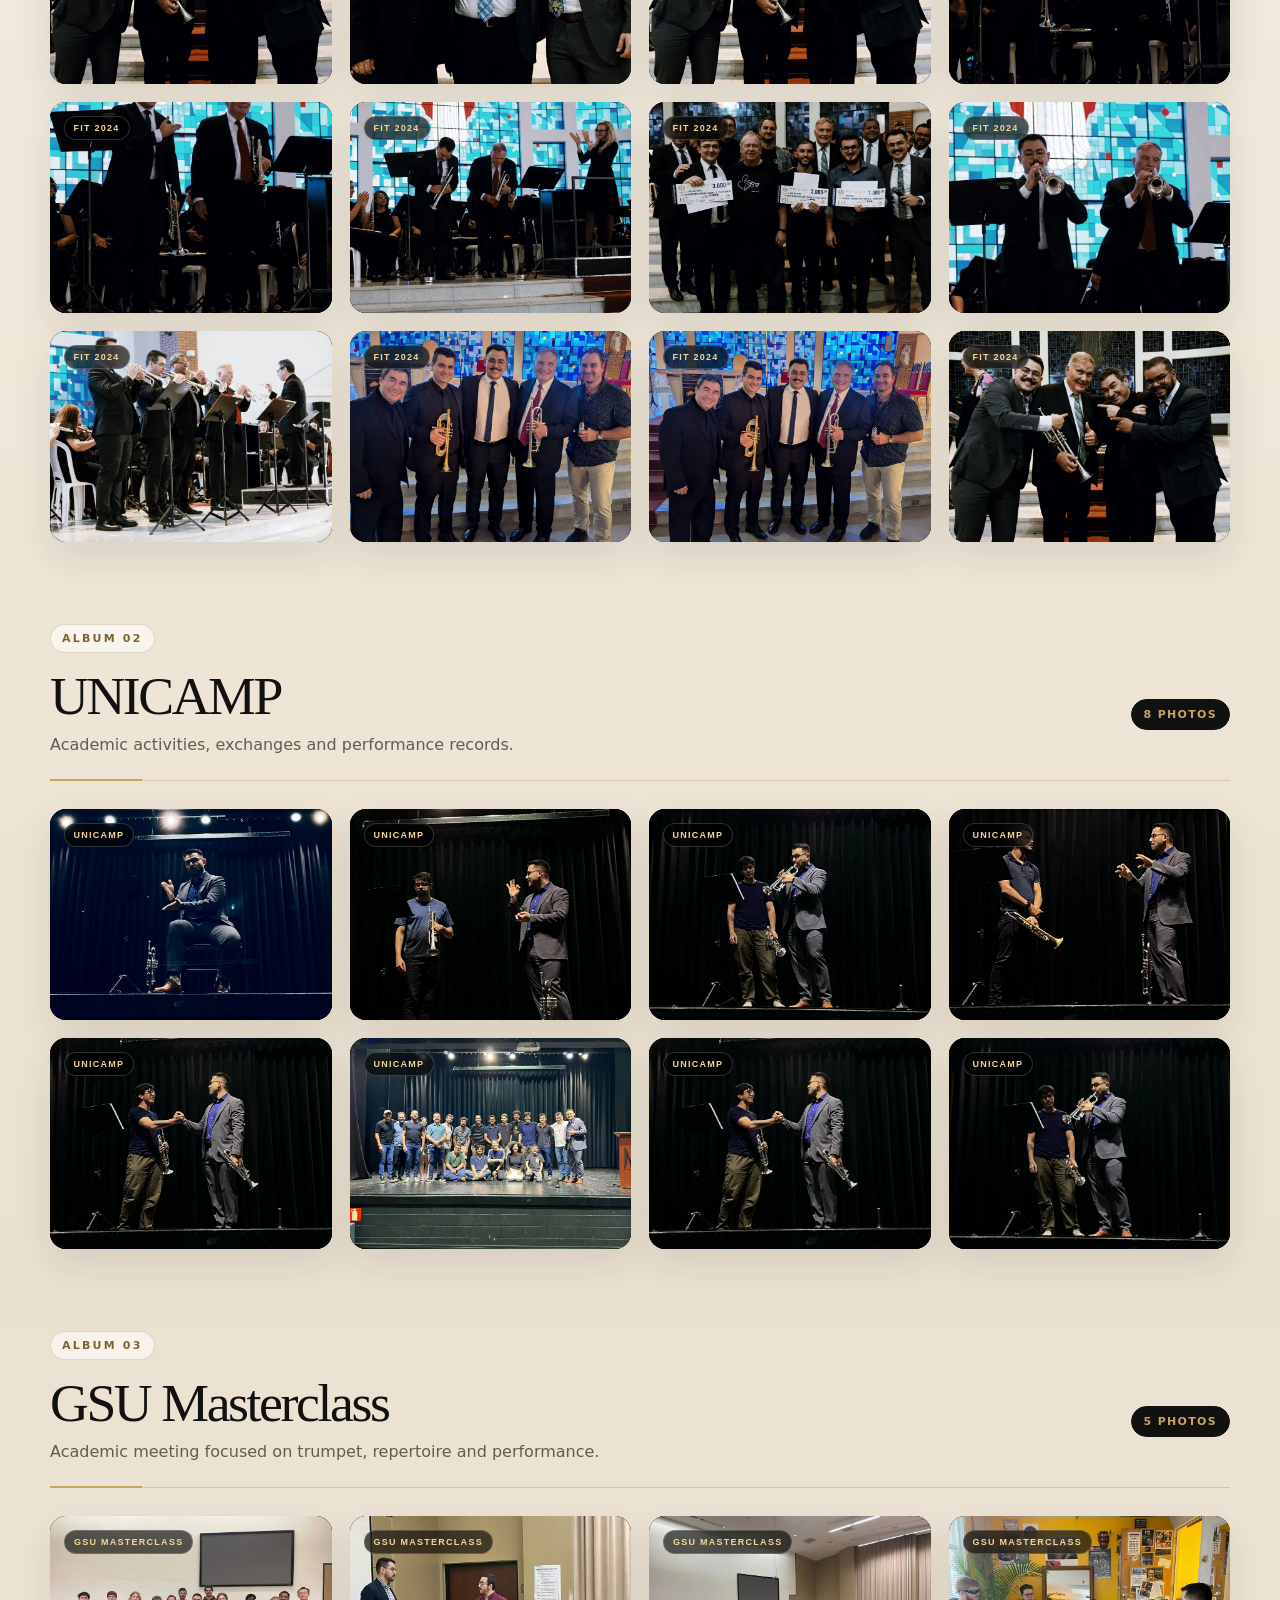
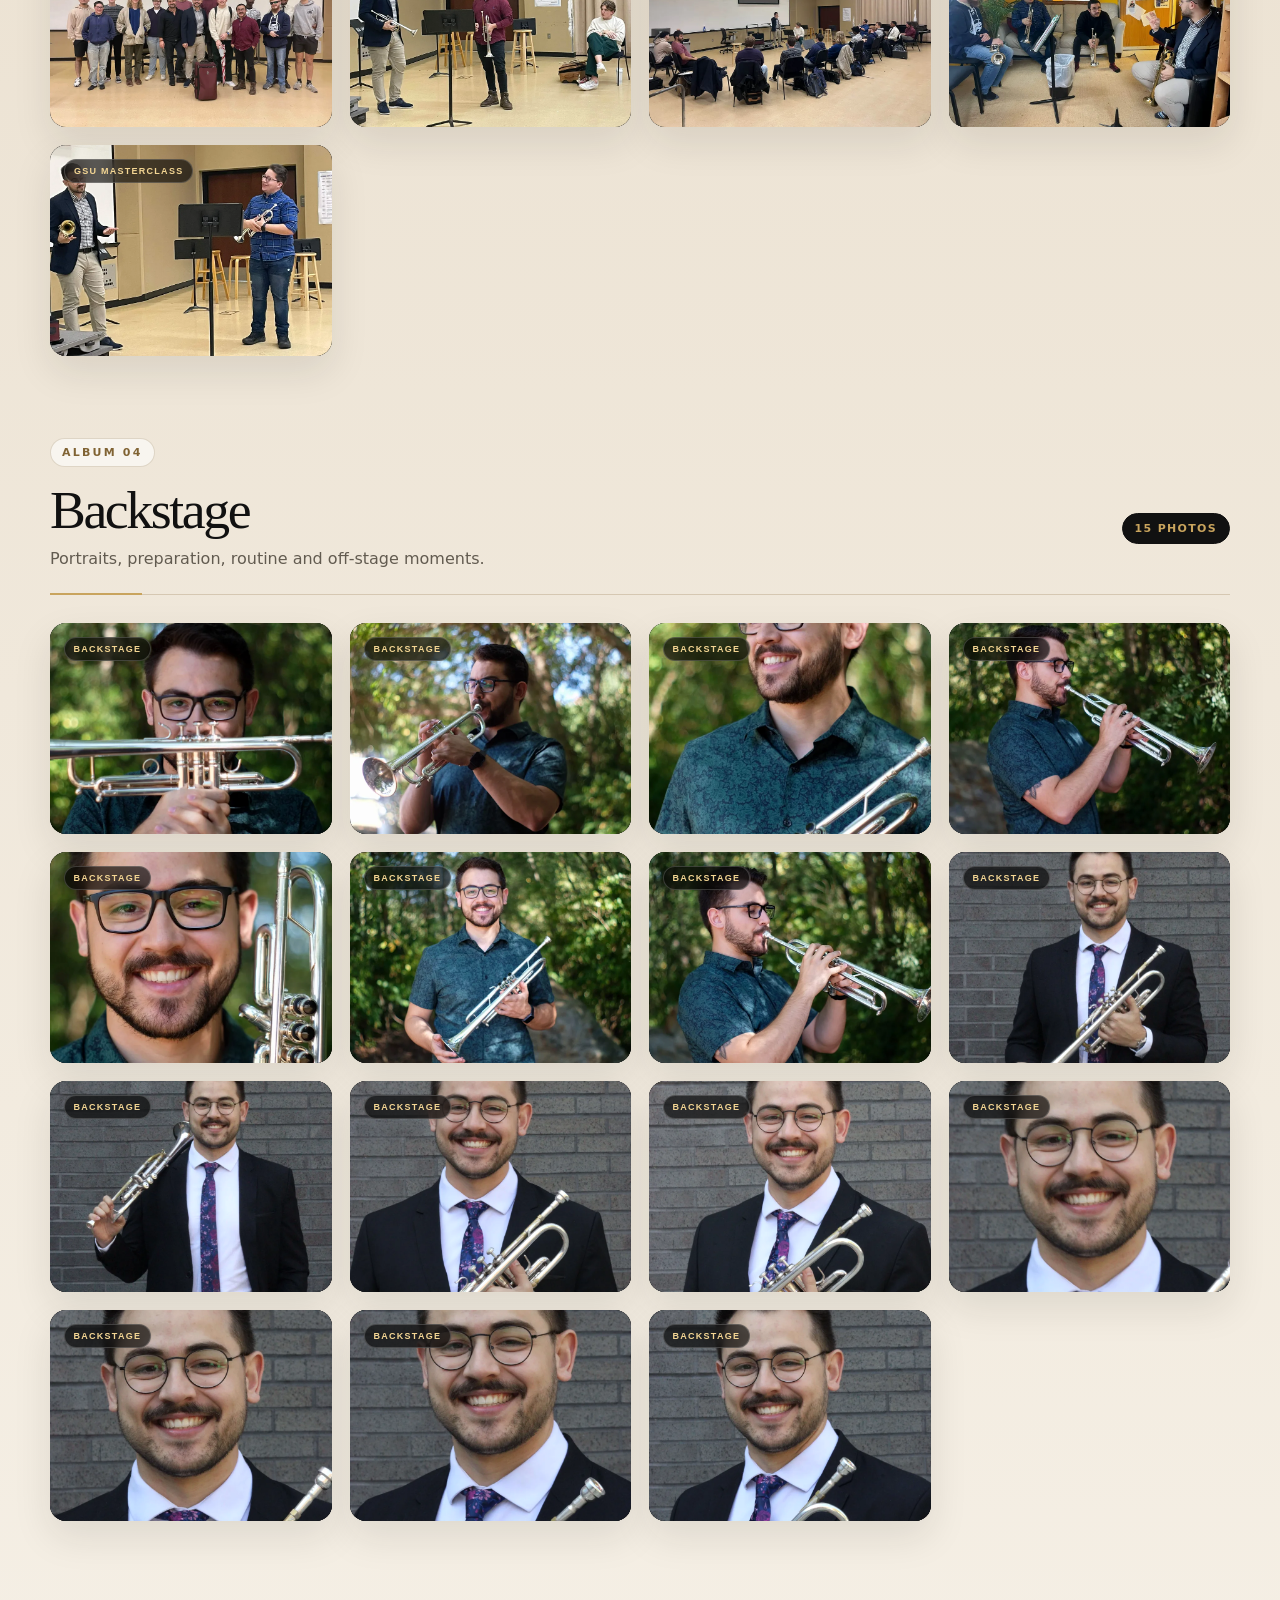
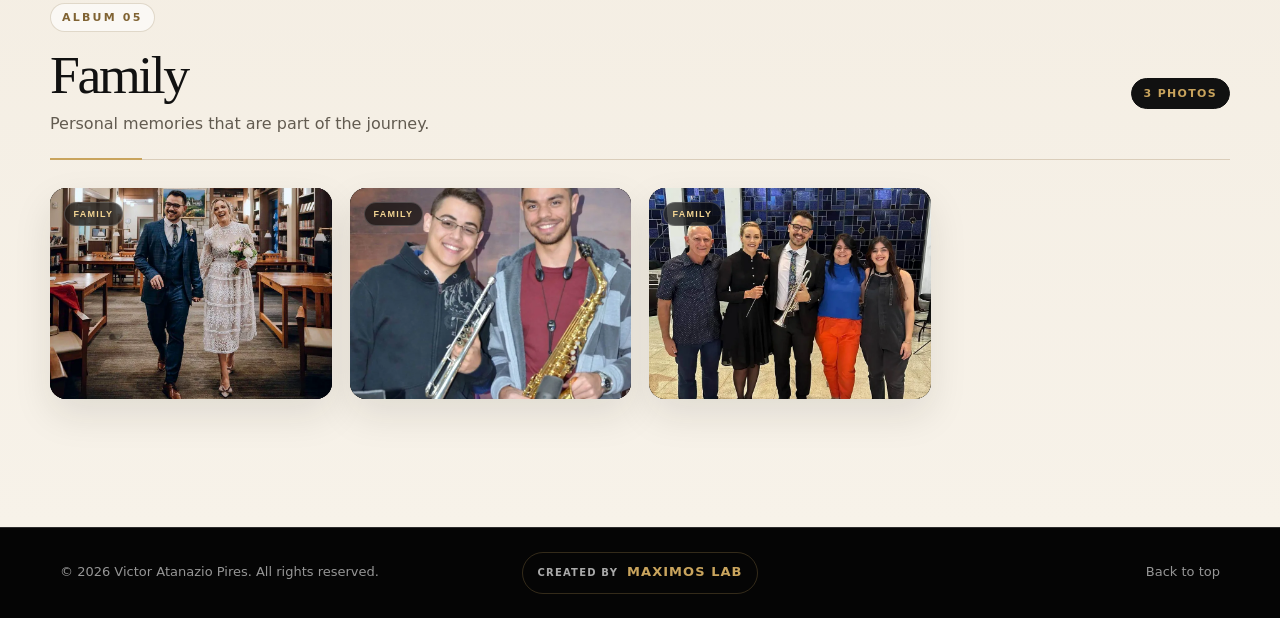
<file: en/gallery.html>
<!doctype html>
<html lang="en">
  <head>
    <meta charset="utf-8" />
    <meta name="viewport" content="width=device-width, initial-scale=1" />
    <title>Gallery | Victor Atanazio Pires</title>
    <meta name="description" content="Photos from concerts, masterclasses, backstage moments and performances by Victor Atanazio Pires." />
    <link rel="canonical" href="https://jrhenriquerf.github.io/pires-trumpet/en/gallery.html" />
    <link rel="alternate" hreflang="pt-BR" href="https://jrhenriquerf.github.io/pires-trumpet/galeria.html" />
    <link rel="alternate" hreflang="en" href="https://jrhenriquerf.github.io/pires-trumpet/en/gallery.html" />
    <link rel="alternate" hreflang="x-default" href="https://jrhenriquerf.github.io/pires-trumpet/en/gallery.html" />
    <meta name="theme-color" content="#000000" />
    <meta property="og:title" content="Gallery | Victor Atanazio Pires" />
    <meta property="og:description" content="Photos from concerts, masterclasses, backstage moments and performances by Victor Atanazio Pires." />
    <meta property="og:type" content="website" />
    <meta property="og:url" content="https://jrhenriquerf.github.io/pires-trumpet/en/gallery.html" />
    <meta property="og:site_name" content="Pires Trumpet" />
    <meta property="og:locale" content="en_US" />
    <meta property="og:locale:alternate" content="pt_BR" />
    <meta property="og:image" content="https://jrhenriquerf.github.io/pires-trumpet/assets/og/victor-pires-share-en.jpg" />
    <meta property="og:image:secure_url" content="https://jrhenriquerf.github.io/pires-trumpet/assets/og/victor-pires-share-en.jpg" />
    <meta property="og:image:type" content="image/jpeg" />
    <meta property="og:image:width" content="1200" />
    <meta property="og:image:height" content="630" />
    <meta property="og:image:alt" content="Victor Atanazio Pires holding his trumpet, with the Pires Trumpet identity." />
    <meta name="twitter:image" content="https://jrhenriquerf.github.io/pires-trumpet/assets/og/victor-pires-share-en.jpg" />
    <meta name="twitter:image:alt" content="Victor Atanazio Pires holding his trumpet, with the Pires Trumpet identity." />
    <meta name="twitter:card" content="summary_large_image" />
    <meta name="twitter:title" content="Gallery | Victor Atanazio Pires" />
    <meta name="twitter:description" content="Photos from concerts, masterclasses, backstage moments and performances by Victor Atanazio Pires." />
    <link rel="icon" type="image/png" href="../site-assets/favicon.png" />
    <link rel="apple-touch-icon" href="../site-assets/favicon.png" />
    <link rel="stylesheet" href="../styles.css" />
  </head>
  <body id="topo" data-asset-base="../">
    <a class="skip-link" href="#content">Skip to content</a>

    <header class="site-header" data-header>
      <a class="brand" href="index.html" aria-label="Pires Trumpet - home">
        <img src="../site-assets/logo-white.svg" alt="Pires Trumpet" />
      </a>
      <nav class="site-nav" aria-label="Main navigation">
        <a href="index.html">Home</a>
        <a href="about.html">About & Teaching</a>
        <a href="gallery.html">Gallery</a>
        <a href="videos.html">Videos</a>
        <a href="creations.html">Creations</a>
        <a href="contact.html">Contact</a>
      </nav>
      <div class="language-switcher" aria-label="Select language">
        <a href="../galeria.html">PT</a>
        <span aria-hidden="true">|</span>
        <a class="is-active" aria-current="true" href="gallery.html">EN</a>
      </div>
      <button class="nav-toggle" type="button" aria-label="Open menu" aria-expanded="false">
        <span></span><span></span><span></span>
      </button>
    </header>

    <main id="content">
      <section class="page-hero slim-hero media-page-hero">
        <div class="container">
          <p class="eyebrow">Gallery</p>
          <h1>Albums from stage, teaching and journey.</h1>
          <p>Photos organized by events, masterclasses, backstage, family and recordings — a clearer path through Victor Pires’ visual story.</p>
        </div>
      </section>

      <section class="section gallery-premium-section album-gallery-section">
        <div class="container">
          <div class="media-toolbar album-toolbar" data-gallery-toolbar aria-label="Gallery filters by album"></div>
          <div class="gallery-album-list" data-gallery-root></div>
        </div>
      </section>

      <div class="media-lightbox" data-lightbox aria-hidden="true" role="dialog" aria-modal="true" aria-label="Image viewer">
        <button class="media-modal-close" type="button" data-lightbox-close aria-label="Close gallery">&times;</button>
        <button class="lightbox-arrow prev" type="button" data-lightbox-prev aria-label="Previous image">&lsaquo;</button>
        <figure class="lightbox-panel" data-lightbox-panel>
          <img src="[data-uri]" alt="" data-lightbox-image />
          <figcaption><strong data-lightbox-title></strong><span data-lightbox-caption></span></figcaption>
        </figure>
        <button class="lightbox-arrow next" type="button" data-lightbox-next aria-label="Next image">&rsaquo;</button>
      </div>
    </main>

    <footer class="site-footer">
      <p class="site-footer__copyright">&copy; <span id="year"></span> Victor Atanazio Pires. All rights reserved.</p>
      <a class="site-footer__credit" href="https://maximoslab.com.br/" target="_blank" rel="noopener noreferrer" aria-label="Visit Maximos LAB"><span>Created by</span><strong>Maximos LAB</strong></a>
      <a class="site-footer__top" href="#topo">Back to top</a>
    </footer>
    <script src="../script.js"></script>
  </body>
</html>
</file>
<file: styles.css>
:root {
  --color-dark: #000000;
  --color-ink: #111111;
  --color-light: #ffffff;
  --color-soft: #f5f2ed;
  --color-muted: #b8b2a9;
  --color-line: rgba(255, 255, 255, 0.16);
  --color-gold: #c9a45d;
  --font-serif: Georgia, "Times New Roman", serif;
  --font-sans: Inter, ui-sans-serif, system-ui, -apple-system, BlinkMacSystemFont, "Segoe UI", sans-serif;
  --max: 1180px;
}

* { box-sizing: border-box; }
html { scroll-behavior: smooth; }
body {
  margin: 0;
  background: var(--color-dark);
  color: var(--color-light);
  font-family: var(--font-sans);
  line-height: 1.6;
}
img { max-width: 100%; display: block; }
a { color: inherit; }
.skip-link {
  position: fixed;
  left: 16px;
  top: 16px;
  z-index: 100;
  transform: translateY(-160%);
  background: var(--color-light);
  color: var(--color-dark);
  padding: 10px 14px;
}
.skip-link:focus { transform: translateY(0); }
.container {
  width: min(calc(100% - 36px), var(--max));
  margin-inline: auto;
}
.site-header {
  position: fixed;
  inset: 0 0 auto;
  z-index: 60;
  display: flex;
  align-items: center;
  justify-content: space-between;
  height: 86px;
  padding: 0 clamp(18px, 4vw, 58px);
  border-bottom: 1px solid transparent;
  transition: background .25s ease, border-color .25s ease, height .25s ease;
}
.site-header.is-scrolled {
  height: 74px;
  background: rgba(0, 0, 0, .88);
  border-color: var(--color-line);
  backdrop-filter: blur(18px);
}
.brand img {
  width: 112px;
  height: 64px;
  object-fit: contain;
}
.site-nav {
  display: flex;
  align-items: center;
  gap: clamp(14px, 2vw, 30px);
  color: rgba(255,255,255,.82);
  font-size: 12px;
  font-weight: 700;
  text-transform: uppercase;
  letter-spacing: .12em;
}
.site-nav a {
  text-decoration: none;
  position: relative;
}
.site-nav a::after {
  content: "";
  position: absolute;
  left: 0;
  right: 0;
  bottom: -8px;
  height: 1px;
  transform: scaleX(0);
  background: var(--color-gold);
  transition: transform .2s ease;
}
.site-nav a:hover::after { transform: scaleX(1); }
.nav-toggle { display: none; }
.hero {
  position: relative;
  min-height: 100svh;
  display: grid;
  align-items: end;
  overflow: hidden;
  padding: 150px 0 70px;
}
.hero-media {
  position: absolute;
  inset: 0;
}
.hero-media img {
  width: 100%;
  height: 100%;
  object-fit: cover;
  object-position: 62% 38%;
  filter: grayscale(.15) contrast(1.04);
}
.hero-shade {
  position: absolute;
  inset: 0;
  background:
    radial-gradient(circle at 72% 30%, rgba(201,164,93,.22), transparent 28%),
    linear-gradient(90deg, rgba(0,0,0,.94) 0%, rgba(0,0,0,.75) 43%, rgba(0,0,0,.25) 72%, rgba(0,0,0,.78) 100%),
    linear-gradient(0deg, #000 0%, transparent 38%);
}
.hero-grid {
  position: relative;
  display: grid;
  grid-template-columns: minmax(0, 1fr) 340px;
  gap: clamp(28px, 5vw, 72px);
  align-items: end;
}
.hero-copy { max-width: 760px; }
.eyebrow {
  display: inline-flex;
  align-items: center;
  gap: 12px;
  margin: 0 0 18px;
  color: var(--color-gold);
  font-size: 12px;
  font-weight: 800;
  letter-spacing: .2em;
  text-transform: uppercase;
}
.eyebrow::before {
  content: "";
  width: 46px;
  height: 1px;
  background: currentColor;
}
.eyebrow.dark { color: #6d5730; }
h1, h2, h3, p { margin-top: 0; }
h1, h2 {
  font-family: var(--font-serif);
  font-weight: 500;
  letter-spacing: -.03em;
}
h1 {
  max-width: 780px;
  margin-bottom: 24px;
  font-size: clamp(64px, 10vw, 146px);
  line-height: .86;
}
h2 {
  margin-bottom: 24px;
  font-size: clamp(38px, 5vw, 76px);
  line-height: .95;
}
h3 {
  font-family: var(--font-serif);
  font-size: 28px;
  line-height: 1.05;
}
.hero-copy p:not(.eyebrow) {
  max-width: 620px;
  color: rgba(255,255,255,.75);
  font-size: clamp(18px, 2vw, 23px);
}
.hero-actions {
  display: flex;
  flex-wrap: wrap;
  gap: 14px;
  margin-top: 32px;
}
.button {
  display: inline-flex;
  align-items: center;
  justify-content: center;
  min-height: 52px;
  padding: 0 24px;
  border: 1px solid currentColor;
  border-radius: 999px;
  text-decoration: none;
  font-size: 12px;
  font-weight: 800;
  letter-spacing: .12em;
  text-transform: uppercase;
}
.button.primary {
  background: var(--color-light);
  color: var(--color-dark);
  border-color: var(--color-light);
}
.button.secondary {
  color: var(--color-light);
  border-color: rgba(255,255,255,.35);
}
.button:hover { transform: translateY(-1px); }
.hero-card {
  padding: 28px;
  border: 1px solid var(--color-line);
  border-radius: 2px;
  background: rgba(0,0,0,.56);
  backdrop-filter: blur(18px);
}
.hero-card span,
.music-feature p,
.timeline span,
.link-list span {
  display: block;
  color: var(--color-gold);
  font-size: 11px;
  font-weight: 800;
  letter-spacing: .18em;
  text-transform: uppercase;
}
.hero-card strong {
  display: block;
  margin: 14px 0;
  font-family: var(--font-serif);
  font-size: 29px;
  line-height: 1.1;
}
.hero-card small { color: rgba(255,255,255,.62); }
.logo-strip {
  background: var(--color-soft);
  border-bottom: 1px solid #e2ded5;
}
.logo-track {
  display: grid;
  grid-template-columns: repeat(5, 1fr);
  align-items: center;
  gap: 28px;
  padding: 28px 0;
}
.logo-track img {
  max-height: 54px;
  width: 100%;
  object-fit: contain;
  filter: grayscale(1);
  opacity: .7;
}
.section { padding: clamp(86px, 10vw, 150px) 0; }
.split,
.teaching-grid,
.events-grid,
.links-grid,
.contact-inner {
  display: grid;
  grid-template-columns: .95fr 1.05fr;
  gap: clamp(38px, 7vw, 96px);
  align-items: center;
}
.about,
.events,
.teaching,
.links {
  background: var(--color-soft);
  color: var(--color-ink);
}
.section-copy p {
  color: #5f5b54;
  font-size: 18px;
}
.stats {
  display: grid;
  gap: 12px;
  margin-top: 34px;
}
.stats span {
  display: flex;
  gap: 18px;
  padding: 16px 0;
  border-top: 1px solid #d9d2c5;
  color: #5b554b;
}
.stats strong {
  min-width: 110px;
  color: #111;
  text-transform: uppercase;
  letter-spacing: .08em;
  font-size: 12px;
}
.about-image img {
  aspect-ratio: 4 / 5;
  width: 100%;
  height: auto;
  object-fit: cover;
  border-radius: 2px;
  box-shadow: 24px 24px 0 #111;
}
.dark-section {
  background:
    linear-gradient(135deg, rgba(201,164,93,.16), transparent 35%),
    #050505;
}
.section-heading {
  display: flex;
  justify-content: space-between;
  gap: 30px;
  align-items: end;
  margin-bottom: 44px;
}
.section-heading h2 { max-width: 760px; margin-bottom: 0; }
.compact {
  display: block;
  max-width: 820px;
}
.music-grid {
  display: grid;
  grid-template-columns: 1.35fr 1fr 1fr;
  gap: 18px;
}
.music-feature,
.music-card,
.timeline article {
  border: 1px solid var(--color-line);
  background: rgba(255,255,255,.045);
  padding: clamp(24px, 4vw, 42px);
}
.music-feature {
  min-height: 360px;
  display: flex;
  flex-direction: column;
  justify-content: end;
  background:
    linear-gradient(135deg, rgba(201,164,93,.32), rgba(255,255,255,.03)),
    #101010;
}
.music-feature h3 { font-size: clamp(42px, 6vw, 84px); }
.music-card p { color: rgba(255,255,255,.66); }
.music-card a,
.link-list a {
  text-decoration: none;
  font-weight: 800;
}
.video-grid {
  display: grid;
  grid-template-columns: repeat(3, 1fr);
  gap: 18px;
}
.video-grid article {
  background: #fff;
  border: 1px solid #ded7ca;
}
.video-grid iframe {
  display: block;
  width: 100%;
  aspect-ratio: 16 / 9;
  border: 0;
}
.video-grid h3 {
  margin: 0;
  padding: 20px;
  color: #111;
}
.timeline {
  display: grid;
  gap: 14px;
}
.timeline article {
  background: #fff;
  border-color: #ded7ca;
}
.timeline p { color: #615d56; }
.quote-card {
  padding: clamp(34px, 5vw, 70px);
  background: #111;
  color: #fff;
  box-shadow: 24px 24px 0 #d6cbb8;
}
.quote-card p {
  margin: 0;
  font-family: var(--font-serif);
  font-size: clamp(30px, 4vw, 56px);
  line-height: 1.05;
}
.check-list {
  display: grid;
  gap: 12px;
  padding: 0;
  margin: 28px 0 0;
  list-style: none;
}
.check-list li {
  padding-left: 28px;
  position: relative;
  color: #403d38;
}
.check-list li::before {
  content: "";
  position: absolute;
  left: 0;
  top: .65em;
  width: 10px;
  height: 10px;
  background: var(--color-gold);
}
.gallery {
  background: #000;
}
.gallery-grid {
  display: grid;
  grid-template-columns: repeat(6, 1fr);
  grid-auto-rows: 250px;
  gap: 14px;
}
.gallery-grid img {
  width: 100%;
  height: 100%;
  object-fit: cover;
  filter: grayscale(.05);
}
.gallery-grid img:nth-child(1),
.gallery-grid img:nth-child(6) { grid-column: span 2; grid-row: span 2; }
.gallery-grid img:nth-child(3) { grid-column: span 2; }
.gallery-grid img:nth-child(4) { grid-column: span 2; }
.link-list {
  display: grid;
  gap: 12px;
}
.link-list a {
  display: grid;
  gap: 8px;
  padding: 24px;
  background: #fff;
  border: 1px solid #ded7ca;
  color: #111;
}
.contact {
  padding: clamp(78px, 10vw, 130px) 0;
  background:
    radial-gradient(circle at 20% 20%, rgba(201,164,93,.18), transparent 28%),
    #000;
}
.contact-inner img {
  width: min(380px, 70vw);
  margin-inline: auto;
}
.contact-inner p:not(.eyebrow) {
  color: rgba(255,255,255,.66);
  font-size: 18px;
}
.site-footer {
  display: flex;
  justify-content: space-between;
  gap: 18px;
  padding: 28px clamp(18px, 5vw, 60px);
  border-top: 1px solid var(--color-line);
  color: rgba(255,255,255,.58);
  font-size: 13px;
}
.site-footer p { margin: 0; }
.site-footer a { text-decoration: none; }

@media (max-width: 960px) {
  .nav-toggle {
    display: grid;
    gap: 5px;
    width: 46px;
    height: 46px;
    place-content: center;
    border: 1px solid rgba(255,255,255,.22);
    border-radius: 50%;
    background: rgba(0,0,0,.25);
    color: #fff;
  }
  .nav-toggle span {
    display: block;
    width: 18px;
    height: 2px;
    background: currentColor;
  }
  .site-nav {
    position: fixed;
    inset: 74px 14px auto;
    display: none;
    grid-template-columns: 1fr;
    gap: 0;
    padding: 10px;
    background: rgba(0,0,0,.94);
    border: 1px solid var(--color-line);
  }
  .site-nav.is-open { display: grid; }
  .site-nav a { padding: 14px; }
  .hero-grid,
  .split,
  .teaching-grid,
  .events-grid,
  .links-grid,
  .contact-inner {
    grid-template-columns: 1fr;
  }
  .hero {
    align-items: end;
    min-height: auto;
    padding-top: 430px;
  }
  .hero-media { height: 560px; bottom: auto; }
  .hero-media img { object-position: 58% 18%; }
  .hero-shade {
    background:
      linear-gradient(0deg, #000 0%, rgba(0,0,0,.92) 36%, rgba(0,0,0,.18) 100%),
      linear-gradient(90deg, rgba(0,0,0,.74), transparent);
  }
  .hero-grid { gap: 24px; }
  .logo-track { grid-template-columns: repeat(3, 1fr); }
  .music-grid,
  .video-grid { grid-template-columns: 1fr; }
  .section-heading { display: block; }
  .gallery-grid {
    grid-template-columns: repeat(2, 1fr);
    grid-auto-rows: 220px;
  }
  .gallery-grid img,
  .gallery-grid img:nth-child(n) {
    grid-column: auto;
    grid-row: auto;
  }
}

@media (max-width: 620px) {
  .container { width: min(calc(100% - 28px), var(--max)); }
  .site-header { height: 72px; padding-inline: 14px; }
  .brand img { width: 92px; }
  h1 { font-size: clamp(50px, 15vw, 72px); }
  h2 { font-size: 40px; }
  .hero { padding-top: 300px; padding-bottom: 42px; }
  .hero-media { height: 410px; }
  .hero-copy p:not(.eyebrow) { font-size: 17px; }
  .hero-actions,
  .button { width: 100%; }
  .button { padding-inline: 18px; }
  .hero-card { display: none; }
  .logo-track { grid-template-columns: repeat(2, 1fr); }
  .stats span { display: grid; gap: 4px; }
  .about-image img,
  .quote-card { box-shadow: 12px 12px 0 #111; }
  .quote-card { box-shadow: 12px 12px 0 #d6cbb8; }
  .gallery-grid { grid-template-columns: 1fr; }
  .site-footer {
    flex-direction: column;
    text-align: center;
  }
}


/* Multi-page institutional structure */
.page-hero,
.album-hero {
  position: relative;
  overflow: hidden;
  padding: 160px 0 92px;
  background:
    radial-gradient(circle at 78% 16%, rgba(201,164,93,.18), transparent 32%),
    linear-gradient(135deg, #050505 0%, #111 52%, #000 100%);
  border-bottom: 1px solid var(--color-line);
}
.page-hero::after,
.album-hero::after {
  content: "";
  position: absolute;
  inset: auto 0 0;
  height: 1px;
  background: linear-gradient(90deg, transparent, rgba(201,164,93,.6), transparent);
}
.page-hero-grid,
.album-hero-grid {
  display: grid;
  grid-template-columns: minmax(0, 1fr) minmax(280px, 420px);
  gap: clamp(36px, 7vw, 92px);
  align-items: center;
}
.page-hero h1,
.album-hero h1 {
  max-width: 920px;
  font-size: clamp(54px, 8vw, 112px);
}
.page-hero p:not(.eyebrow),
.album-hero p:not(.eyebrow) {
  max-width: 720px;
  color: rgba(255,255,255,.7);
  font-size: clamp(18px, 2vw, 22px);
}
.page-hero img {
  width: 100%;
  aspect-ratio: 4 / 5;
  object-fit: cover;
  border: 1px solid rgba(255,255,255,.18);
  box-shadow: 22px 22px 0 rgba(201,164,93,.24);
}
.slim-hero {
  padding-bottom: 78px;
}
.slim-hero .container {
  max-width: 980px;
}
.overview-grid {
  display: grid;
  grid-template-columns: repeat(auto-fit, minmax(210px, 1fr));
  gap: 16px;
}
.overview-card {
  min-height: 310px;
  display: flex;
  flex-direction: column;
  justify-content: space-between;
  gap: 26px;
  padding: 28px;
  border: 1px solid #ded7ca;
  background: #fff;
  color: #111;
  text-decoration: none;
  transition: transform .2s ease, box-shadow .2s ease;
}
.overview-card:hover {
  transform: translateY(-4px);
  box-shadow: 0 22px 44px rgba(0,0,0,.08);
}
.overview-card span,
.process-grid span,
.creation-list span,
.contact-links span {
  color: #806333;
  font-size: 11px;
  font-weight: 900;
  letter-spacing: .18em;
  text-transform: uppercase;
}
.overview-card h3 { margin-bottom: 0; }
.overview-card p { margin: 0; color: #605b52; }
.light-copy p:not(.eyebrow) { color: rgba(255,255,255,.68); }
.album-mark {
  display: grid;
  align-content: center;
  min-height: 360px;
  padding: clamp(28px, 5vw, 56px);
  border: 1px solid rgba(255,255,255,.18);
  background:
    linear-gradient(135deg, rgba(255,255,255,.08), rgba(255,255,255,.02)),
    #080808;
  color: #fff;
}
.album-mark.large { min-height: 520px; }
.album-mark span {
  color: var(--color-gold);
  font-size: 12px;
  font-weight: 900;
  letter-spacing: .2em;
  text-transform: uppercase;
}
.album-mark strong {
  display: block;
  margin: 22px 0;
  font-family: var(--font-serif);
  font-size: clamp(52px, 7vw, 104px);
  line-height: .88;
  letter-spacing: -.04em;
}
.album-mark small {
  color: rgba(255,255,255,.62);
  font-size: 14px;
  letter-spacing: .12em;
  text-transform: uppercase;
}
.compact-quote p { font-size: clamp(30px, 3.6vw, 52px); }
.process-grid {
  display: grid;
  grid-template-columns: repeat(4, 1fr);
  gap: 16px;
}
.process-grid article {
  min-height: 260px;
  padding: 28px;
  border: 1px solid var(--color-line);
  background: rgba(255,255,255,.045);
}
.process-grid p,
.music-card p { color: rgba(255,255,255,.66); }
.expanded-gallery { margin-top: 0; }
.creation-list,
.contact-links {
  display: grid;
  gap: 14px;
}
.creation-list a,
.contact-links a {
  display: grid;
  gap: 8px;
  padding: 24px;
  background: #fff;
  border: 1px solid #ded7ca;
  color: #111;
  text-decoration: none;
  font-weight: 800;
}
.contact-page { padding-top: clamp(86px, 10vw, 140px); }
.site-nav a[aria-current="page"]::after { transform: scaleX(1); }

@media (max-width: 960px) {
  .page-hero-grid,
  .album-hero-grid,
  .overview-grid,
  .process-grid {
    grid-template-columns: 1fr;
  }
  .overview-card { min-height: auto; }
  .album-mark.large { min-height: 360px; }
}

@media (max-width: 620px) {
  .page-hero,
  .album-hero { padding: 120px 0 62px; }
  .page-hero h1,
  .album-hero h1 { font-size: clamp(48px, 14vw, 68px); }
  .page-hero img { box-shadow: 12px 12px 0 rgba(201,164,93,.24); }
  .overview-card,
  .process-grid article,
  .creation-list a,
  .contact-links a { padding: 22px; }
}


/* Reusable Maximos Lab media components */
:root {
  --color-primary: var(--color-gold);
  --color-background: var(--color-dark);
  --color-surface: #101010;
  --color-border: rgba(255,255,255,.16);
  --color-accent: #d6c08a;
}
.media-page-hero {
  background:
    radial-gradient(circle at 72% 12%, rgba(201,164,93,.22), transparent 30%),
    linear-gradient(135deg, #020202 0%, #151515 55%, #000 100%);
}
.gallery-premium-section,
.video-showcase-section {
  background: var(--color-soft);
  color: var(--color-ink);
}
.media-toolbar {
  display: flex;
  flex-wrap: wrap;
  gap: 10px;
  margin-bottom: 34px;
}
.media-toolbar button {
  min-height: 42px;
  padding: 0 16px;
  border: 1px solid #d9d0c2;
  border-radius: 999px;
  background: #fff;
  color: #312f2b;
  cursor: pointer;
  font: 800 11px var(--font-sans);
  letter-spacing: .12em;
  text-transform: uppercase;
}
.media-toolbar button:hover,
.media-toolbar button.is-active {
  background: #111;
  border-color: #111;
  color: #fff;
}
.premium-gallery-grid {
  display: grid;
  grid-template-columns: repeat(3, 1fr);
  gap: 18px;
}
.premium-gallery-card {
  background: #fff;
  border: 1px solid #ded7ca;
  overflow: hidden;
  transition: transform .2s ease, box-shadow .2s ease, opacity .2s ease;
}
.premium-gallery-card:hover {
  transform: translateY(-4px);
  box-shadow: 0 24px 46px rgba(0,0,0,.1);
}
.premium-gallery-card.is-hidden { display: none; }
.premium-gallery-card button {
  position: relative;
  display: block;
  width: 100%;
  padding: 0;
  border: 0;
  background: #111;
  cursor: zoom-in;
  overflow: hidden;
}
.premium-gallery-card img {
  width: 100%;
  aspect-ratio: 4 / 3;
  object-fit: cover;
  transition: transform .35s ease, filter .35s ease;
}
.premium-gallery-card:hover img {
  transform: scale(1.035);
  filter: grayscale(.12) contrast(1.04);
}
.premium-gallery-card button span {
  position: absolute;
  left: 14px;
  top: 14px;
  padding: 7px 10px;
  background: rgba(0,0,0,.72);
  color: var(--color-gold);
  font-size: 10px;
  font-weight: 900;
  letter-spacing: .14em;
  text-transform: uppercase;
}
.premium-gallery-card div {
  padding: 22px;
}
.premium-gallery-card h3 { margin-bottom: 8px; }
.premium-gallery-card p { margin: 0; color: #605b52; }
.media-lightbox,
.video-modal {
  position: fixed;
  inset: 0;
  z-index: 120;
  display: none;
  align-items: center;
  justify-content: center;
  padding: clamp(16px, 4vw, 44px);
  background: rgba(0,0,0,.86);
  backdrop-filter: blur(14px);
}
.media-lightbox.is-open,
.video-modal.is-open { display: flex; }
.lightbox-panel {
  width: min(1040px, 100%);
  margin: 0;
  color: #fff;
}
.lightbox-panel img {
  width: 100%;
  max-height: 78vh;
  object-fit: contain;
  background: #050505;
}
.lightbox-panel figcaption {
  display: grid;
  gap: 4px;
  padding-top: 14px;
}
.lightbox-panel strong {
  font-family: var(--font-serif);
  font-size: 24px;
}
.lightbox-panel span { color: rgba(255,255,255,.68); }
.media-modal-close,
.lightbox-arrow {
  border: 1px solid rgba(255,255,255,.22);
  background: rgba(0,0,0,.64);
  color: #fff;
  cursor: pointer;
}
.media-modal-close {
  position: absolute;
  right: clamp(16px, 3vw, 34px);
  top: clamp(16px, 3vw, 34px);
  z-index: 3;
  width: 48px;
  height: 48px;
  border-radius: 50%;
  font-size: 30px;
  line-height: 1;
}
.lightbox-arrow {
  position: absolute;
  top: 50%;
  width: 52px;
  height: 72px;
  transform: translateY(-50%);
  font-size: 42px;
}
.lightbox-arrow.prev { left: clamp(10px, 2vw, 26px); }
.lightbox-arrow.next { right: clamp(10px, 2vw, 26px); }
.video-showcase-grid {
  display: grid;
  grid-template-columns: repeat(3, 1fr);
  gap: 18px;
}
.video-card {
  display: grid;
  grid-template-rows: auto 1fr;
  background: #fff;
  border: 1px solid #ded7ca;
  overflow: hidden;
}
.video-thumb {
  position: relative;
  border: 0;
  padding: 0;
  background: #000;
  cursor: pointer;
}
.video-thumb img {
  width: 100%;
  aspect-ratio: 16 / 9;
  object-fit: cover;
  opacity: .9;
}
.video-thumb::after {
  content: "▶";
  position: absolute;
  inset: 50% auto auto 50%;
  transform: translate(-50%, -50%);
  display: grid;
  width: 64px;
  height: 64px;
  place-items: center;
  border-radius: 50%;
  background: rgba(255,255,255,.92);
  color: #000;
  font-size: 22px;
  box-shadow: 0 18px 38px rgba(0,0,0,.28);
}
.video-card-copy {
  display: grid;
  grid-template-rows: auto auto 1fr auto;
  padding: 22px;
}
.video-card-meta {
  display: flex;
  justify-content: space-between;
  gap: 14px;
  color: #806333;
  font-size: 10px;
  font-weight: 900;
  letter-spacing: .14em;
  text-transform: uppercase;
}
.video-card h3 { margin: 14px 0 8px; }
.video-card p {
  margin-bottom: 24px;
  color: #605b52;
}
.video-card .button {
  align-self: end;
  width: 100%;
  margin-top: 0;
  background: #111;
  color: #fff;
  border-color: #111;
}
.video-modal-panel {
  position: relative;
  width: min(1040px, 100%);
  background: #080808;
  color: #fff;
  border: 1px solid rgba(255,255,255,.18);
  box-shadow: 0 30px 80px rgba(0,0,0,.45);
}
.video-frame iframe {
  display: block;
  width: 100%;
  aspect-ratio: 16 / 9;
  border: 0;
}
.video-modal-copy { padding: 24px; }
.video-modal-copy span {
  color: var(--color-gold);
  font-size: 11px;
  font-weight: 900;
  letter-spacing: .16em;
  text-transform: uppercase;
}
.video-modal-copy h2 {
  margin: 8px 0 10px;
  font-size: clamp(30px, 4vw, 52px);
}
.video-modal-copy p { color: rgba(255,255,255,.68); margin: 0; }
body.modal-open { overflow: hidden; }

@media (max-width: 960px) {
  .premium-gallery-grid,
  .video-showcase-grid { grid-template-columns: repeat(2, 1fr); }
}
@media (max-width: 620px) {
  .premium-gallery-grid,
  .video-showcase-grid { grid-template-columns: 1fr; }
  .lightbox-arrow { width: 42px; height: 58px; font-size: 34px; }
  .lightbox-arrow.prev { left: 4px; }
  .lightbox-arrow.next { right: 4px; }
  .media-toolbar { overflow-x: auto; flex-wrap: nowrap; padding-bottom: 6px; }
  .media-toolbar button { flex: 0 0 auto; }
}


/* Editorial rhythm refinements */
.short-copy {
  max-width: 560px;
}
.statement-list {
  display: flex;
  flex-wrap: wrap;
  gap: 10px;
  margin: 0 0 20px;
}
.statement-list span {
  display: inline-flex;
  align-items: center;
  min-height: 42px;
  padding: 0 14px;
  border: 1px solid rgba(255,255,255,.22);
  background: rgba(255,255,255,.06);
  color: #fff;
  font: 800 12px var(--font-sans);
  letter-spacing: .14em;
  text-transform: uppercase;
}
.hero-statement { margin-top: -4px; }
.credential-panel strong {
  margin-bottom: 16px;
  font-size: 30px;
}
.credential-panel ul {
  display: grid;
  gap: 8px;
  padding: 0;
  margin: 0 0 18px;
  list-style: none;
  color: rgba(255,255,255,.72);
  font-size: 14px;
}
.credential-panel li {
  padding-bottom: 8px;
  border-bottom: 1px solid rgba(255,255,255,.1);
}
.credential-panel nav {
  display: flex;
  flex-wrap: wrap;
  gap: 10px;
}
.credential-panel nav a {
  color: var(--color-gold);
  font-size: 11px;
  font-weight: 900;
  letter-spacing: .14em;
  text-decoration: none;
  text-transform: uppercase;
}
.kicker-grid,
.credential-grid {
  display: grid;
  grid-template-columns: repeat(3, 1fr);
  gap: 12px;
  margin-top: 30px;
}
.credential-card {
  min-height: 116px;
  display: grid;
  align-content: space-between;
  gap: 20px;
  padding: 18px;
  border: 1px solid #ded7ca;
  background: #fff;
}
.credential-card span {
  color: #806333;
  font-size: 10px;
  font-weight: 900;
  letter-spacing: .16em;
  text-transform: uppercase;
}
.credential-card strong {
  color: #111;
  font-family: var(--font-serif);
  font-size: 22px;
  line-height: 1;
}
.page-hero ~ .section h2,
.album-hero ~ .section h2 {
  font-size: clamp(34px, 4.2vw, 64px);
}
.section-copy p,
.contact-inner p:not(.eyebrow),
.page-hero p:not(.eyebrow),
.album-hero p:not(.eyebrow) {
  max-width: 620px;
}
.about .split,
.teaching-grid,
.events-grid,
.links-grid {
  align-items: start;
}
.compact-cta {
  padding: clamp(68px, 8vw, 108px) 0;
}
.creation-cards {
  grid-template-columns: repeat(2, 1fr);
}
.creation-cards a {
  min-height: 124px;
  align-content: space-between;
}

@media (max-width: 960px) {
  .kicker-grid,
  .credential-grid,
  .creation-cards { grid-template-columns: repeat(2, 1fr); }
}
@media (max-width: 620px) {
  .statement-list { display: grid; grid-template-columns: 1fr; }
  .kicker-grid,
  .credential-grid,
  .creation-cards { grid-template-columns: 1fr; }
  .credential-card { min-height: auto; }
}


/* Language switcher */
.language-switcher {
  display: inline-flex;
  align-items: center;
  gap: 8px;
  color: rgba(255,255,255,.58);
  font-size: 11px;
  font-weight: 900;
  letter-spacing: .14em;
  text-transform: uppercase;
}
.language-switcher a {
  color: rgba(255,255,255,.62);
  text-decoration: none;
}
.language-switcher a:hover,
.language-switcher .is-active {
  color: var(--color-gold);
}
.language-switcher span {
  color: rgba(255,255,255,.32);
}
@media (max-width: 960px) {
  .language-switcher {
    margin-left: auto;
    margin-right: 10px;
  }
}
@media (max-width: 620px) {
  .language-switcher {
    gap: 6px;
    font-size: 10px;
    letter-spacing: .1em;
  }
}


/* Refinements: album cover, overview cards and video play icon */
.overview-card{position:relative;isolation:isolate;overflow:hidden;border-color:rgba(17,17,17,.09);background:linear-gradient(145deg,rgba(255,255,255,.92),rgba(246,240,228,.78)),radial-gradient(circle at 85% 18%,rgba(201,164,93,.34),transparent 34%),#fff;transition:transform .2s ease,box-shadow .2s ease,border-color .2s ease}
.overview-card::before{content:"";position:absolute;inset:0;z-index:-1;opacity:.18;background:linear-gradient(135deg,transparent 0 42%,rgba(17,17,17,.18) 42% 43%,transparent 43%),repeating-linear-gradient(90deg,transparent 0 18px,rgba(128,99,51,.18) 18px 19px,transparent 19px 36px)}
.overview-card::after{content:"→";position:absolute;right:24px;bottom:22px;width:42px;height:42px;display:grid;place-items:center;border-radius:999px;background:#111;color:var(--color-gold);font-size:18px;transform:translateY(6px);opacity:0;transition:transform .2s ease,opacity .2s ease}
.overview-card:hover{border-color:rgba(201,164,93,.55);box-shadow:0 24px 58px rgba(0,0,0,.11)}
.overview-card:hover::after{transform:translateY(0);opacity:1}
.overview-card p{max-width:92%}
.album-mark.cover-card{position:relative;overflow:hidden;align-content:end;min-height:460px;padding:clamp(24px,4vw,42px);border-color:rgba(201,164,93,.36);background:linear-gradient(180deg,transparent 34%,rgba(0,0,0,.28) 58%,rgba(0,0,0,.92)),url("assets/cds/ranchando%20o%20bico.webp") center/cover no-repeat,#080808;box-shadow:0 30px 80px rgba(0,0,0,.28)}
.album-mark.cover-card.large{min-height:560px}
.album-mark.cover-card::before{content:"";position:absolute;inset:18px;border:1px solid rgba(255,255,255,.16);pointer-events:none}
.album-mark.cover-card span,.album-mark.cover-card strong,.album-mark.cover-card small{position:relative;text-shadow:0 12px 26px rgba(0,0,0,.55)}
.video-thumb::after{content:"▶";font-size:24px;line-height:1;text-indent:3px}
@media(max-width:960px){.album-mark.cover-card.large{min-height:440px}}
@media(max-width:620px){.overview-card::after{opacity:1;transform:none;width:36px;height:36px}.album-mark.cover-card,.album-mark.cover-card.large{min-height:380px}}


/* Album cover presentation: full artwork, no overlay text */
.album-mark.cover-card{display:flex;flex-direction:column;justify-content:flex-start;align-content:initial;gap:0;min-height:0;padding:14px;background:linear-gradient(145deg,#151515,#050505);border-color:rgba(201,164,93,.32);box-shadow:0 30px 80px rgba(0,0,0,.24)}
.album-mark.cover-card.large{min-height:0}
.album-mark.cover-card::before{inset:14px;border-color:rgba(255,255,255,.12)}
.album-cover-img{position:relative;z-index:1;width:100%;aspect-ratio:1/1;object-fit:contain;background:#0b0b0b;border:1px solid rgba(255,255,255,.12);box-shadow:0 18px 42px rgba(0,0,0,.24)}
.album-cover-caption{position:relative;z-index:1;padding:22px 8px 6px;color:#fff}
.album-cover-caption span{color:var(--color-gold);font-size:11px;font-weight:900;letter-spacing:.18em;text-transform:uppercase;text-shadow:none}
.album-cover-caption strong{display:block;margin:12px 0 8px;font-family:var(--font-serif);font-size:clamp(34px,4.4vw,58px);line-height:.92;letter-spacing:-.04em;text-shadow:none}
.album-cover-caption small{color:rgba(255,255,255,.62);font-size:12px;letter-spacing:.12em;text-transform:uppercase;text-shadow:none}
.album-mark.cover-card > span,.album-mark.cover-card > strong,.album-mark.cover-card > small{display:none}
@media(max-width:620px){.album-mark.cover-card,.album-mark.cover-card.large{min-height:0;padding:10px}.album-cover-caption{padding:18px 6px 4px}.album-cover-caption strong{font-size:38px}}


/* Album-based gallery */
.album-gallery-section{background:linear-gradient(180deg,#f7f2e9 0%,#eee5d6 100%)}
.album-toolbar{position:sticky;top:78px;z-index:20;padding:12px;margin:-12px 0 34px;background:rgba(247,242,233,.88);backdrop-filter:blur(14px);border:1px solid rgba(217,208,194,.7);box-shadow:0 18px 40px rgba(0,0,0,.06)}
.gallery-album-list{display:grid;gap:clamp(42px,7vw,82px)}
.gallery-album{display:grid;gap:24px;scroll-margin-top:120px}
.gallery-album.is-hidden{display:none}
.gallery-album-heading{display:grid;grid-template-columns:minmax(0,1fr) auto;gap:18px;align-items:end;padding:0 0 18px;border-bottom:1px solid #d7ccbb}
.gallery-album-heading>span{grid-column:1/-1;color:#806333;font:900 11px/1 var(--font-sans);letter-spacing:.2em;text-transform:uppercase}
.gallery-album-heading h2{margin:0;font-size:clamp(34px,5vw,72px);line-height:.95}
.gallery-album-heading p{max-width:720px;margin:10px 0 0;color:#625b50;font-size:17px}
.gallery-album-heading small{padding:9px 12px;border:1px solid #d6c9b6;border-radius:999px;background:#fff;color:#4b463f;font:900 11px/1 var(--font-sans);letter-spacing:.12em;text-transform:uppercase;white-space:nowrap}
.album-gallery-grid{grid-template-columns:repeat(4,1fr)}
.album-photo-card{display:grid;background:#fff;border-color:#d9cfbf;box-shadow:0 14px 34px rgba(31,25,16,.05)}
.album-photo-card:nth-child(7n+1){grid-column:span 2;grid-row:span 2}
.album-photo-card:nth-child(7n+1) img{aspect-ratio:4/3}
.album-photo-card div{padding:18px}
.album-photo-card h3{font-size:18px}.album-photo-card p{font-size:14px;line-height:1.45}
@media(max-width:1100px){.album-gallery-grid{grid-template-columns:repeat(3,1fr)}.album-photo-card:nth-child(7n+1){grid-column:span 2}}
@media(max-width:760px){.album-toolbar{position:static;overflow-x:auto;flex-wrap:nowrap}.album-toolbar button{flex:0 0 auto}.gallery-album-heading{grid-template-columns:1fr}.album-gallery-grid{grid-template-columns:1fr 1fr}.album-photo-card:nth-child(7n+1){grid-column:1/-1;grid-row:auto}.album-photo-card div{padding:16px}.album-photo-card p{display:none}}
@media(max-width:520px){.album-gallery-grid{grid-template-columns:1fr}.gallery-album-heading h2{font-size:40px}.gallery-album-heading small{justify-self:start}}


/* Professional album gallery refinement */
.album-gallery-section{background:linear-gradient(180deg,#f5efe4 0%,#ebe1d1 48%,#f7f2e9 100%)}
.gallery-album{gap:28px}
.gallery-album-heading{position:relative;padding:0 0 22px;border-bottom:1px solid rgba(128,99,51,.24)}
.gallery-album-heading::after{content:"";position:absolute;left:0;bottom:-1px;width:92px;height:2px;background:var(--color-gold)}
.gallery-album-heading>span{display:inline-flex;align-items:center;gap:10px;width:max-content;padding:8px 11px;border:1px solid rgba(128,99,51,.22);border-radius:999px;background:rgba(255,255,255,.58);color:#806333}
.gallery-album-heading h2{letter-spacing:-.045em}.gallery-album-heading p{font-size:16px}.gallery-album-heading small{align-self:center;background:#111;color:var(--color-gold);border-color:#111}
.album-gallery-grid{grid-template-columns:repeat(12,1fr);grid-auto-flow:dense;gap:12px}
.album-photo-card{grid-column:span 3;position:relative;overflow:hidden;border:0;border-radius:18px;background:#111;box-shadow:0 18px 44px rgba(31,25,16,.12);transition:transform .22s ease,box-shadow .22s ease}
.album-photo-card:nth-child(7n+1){grid-column:span 6;grid-row:span 2}.album-photo-card:nth-child(7n+4),.album-photo-card:nth-child(7n+6){grid-column:span 4}.album-photo-card:hover{transform:translateY(-3px);box-shadow:0 28px 68px rgba(31,25,16,.18)}
.album-photo-card button{height:100%}.album-photo-card img{height:100%;min-height:250px;aspect-ratio:1/1;filter:saturate(.96) contrast(1.03);transition:transform .45s ease,filter .45s ease}.album-photo-card:nth-child(7n+1) img{min-height:512px;aspect-ratio:4/3}.album-photo-card:nth-child(7n+4) img,.album-photo-card:nth-child(7n+6) img{aspect-ratio:4/3}.album-photo-card:hover img{transform:scale(1.045);filter:saturate(1.06) contrast(1.05)}
.album-photo-card div{display:none}.album-photo-card button::after{content:"Ver foto";position:absolute;right:14px;bottom:14px;transform:translateY(8px);opacity:0;padding:9px 12px;border-radius:999px;background:rgba(255,255,255,.92);color:#111;font:900 10px/1 var(--font-sans);letter-spacing:.12em;text-transform:uppercase;transition:opacity .2s ease,transform .2s ease}.album-photo-card:hover button::after{opacity:1;transform:translateY(0)}
.album-photo-card button span{top:14px;left:14px;border:1px solid rgba(255,255,255,.18);border-radius:999px;background:rgba(0,0,0,.62);backdrop-filter:blur(10px);color:#f3d593}
@media(max-width:1100px){.album-gallery-grid{grid-template-columns:repeat(8,1fr)}.album-photo-card{grid-column:span 4}.album-photo-card:nth-child(7n+1){grid-column:span 8}.album-photo-card:nth-child(7n+4),.album-photo-card:nth-child(7n+6){grid-column:span 4}}
@media(max-width:760px){.album-gallery-grid{grid-template-columns:repeat(2,1fr);gap:10px}.album-photo-card,.album-photo-card:nth-child(7n+4),.album-photo-card:nth-child(7n+6){grid-column:span 1}.album-photo-card:nth-child(7n+1){grid-column:1/-1}.album-photo-card img{min-height:210px}.album-photo-card:nth-child(7n+1) img{min-height:360px}.album-photo-card button::after{display:none}}
@media(max-width:520px){.album-gallery-grid{grid-template-columns:1fr}.album-photo-card,.album-photo-card:nth-child(7n+1),.album-photo-card:nth-child(7n+4),.album-photo-card:nth-child(7n+6){grid-column:1/-1}.album-photo-card img,.album-photo-card:nth-child(7n+1) img{min-height:300px;aspect-ratio:4/3}}


/* Professional aligned gallery grid */
.album-gallery-grid{display:grid;grid-template-columns:repeat(4,minmax(0,1fr));grid-auto-flow:row;gap:18px;align-items:stretch}
.album-photo-card,.album-photo-card:nth-child(7n+1),.album-photo-card:nth-child(7n+4),.album-photo-card:nth-child(7n+6){grid-column:auto;grid-row:auto;border-radius:16px;box-shadow:0 16px 38px rgba(31,25,16,.10)}
.album-photo-card button{display:block;height:auto}.album-photo-card img,.album-photo-card:nth-child(7n+1) img,.album-photo-card:nth-child(7n+4) img,.album-photo-card:nth-child(7n+6) img{width:100%;height:auto;min-height:0;aspect-ratio:4/3;object-fit:cover}
.album-photo-card:hover{transform:translateY(-4px);box-shadow:0 22px 52px rgba(31,25,16,.14)}
.album-photo-card button span{font-size:9px;padding:6px 9px}.album-photo-card button::after{content:"Abrir";right:12px;bottom:12px;padding:8px 10px}
@media(max-width:1100px){.album-gallery-grid{grid-template-columns:repeat(3,minmax(0,1fr))}.album-photo-card,.album-photo-card:nth-child(7n+1),.album-photo-card:nth-child(7n+4),.album-photo-card:nth-child(7n+6){grid-column:auto}}
@media(max-width:760px){.album-gallery-grid{grid-template-columns:repeat(2,minmax(0,1fr));gap:12px}.album-photo-card,.album-photo-card:nth-child(7n+1),.album-photo-card:nth-child(7n+4),.album-photo-card:nth-child(7n+6){grid-column:auto}.album-photo-card img,.album-photo-card:nth-child(7n+1) img,.album-photo-card:nth-child(7n+4) img,.album-photo-card:nth-child(7n+6) img{min-height:0;aspect-ratio:4/3}}
@media(max-width:520px){.album-gallery-grid{grid-template-columns:1fr}.album-photo-card img,.album-photo-card:nth-child(7n+1) img,.album-photo-card:nth-child(7n+4) img,.album-photo-card:nth-child(7n+6) img{min-height:0;aspect-ratio:4/3}}

/* Mobile navigation: stable header, comfortable targets and an inset active state. */
@media (max-width: 960px) {
  .site-header,
  .site-header.is-scrolled {
    height: 68px;
    padding-inline: 18px;
    background: rgba(8, 8, 8, .96);
    border-bottom: 1px solid var(--color-line);
    backdrop-filter: none;
  }
  .site-header .brand img { width: 104px; height: 52px; object-fit: cover; }
  .language-switcher { gap: 0; margin-right: 8px; }
  .language-switcher a { display: grid; place-items: center; min-width: 40px; min-height: 44px; }
  .language-switcher span { margin-inline: 2px; }
  .nav-toggle { position: relative; flex: 0 0 44px; width: 44px; height: 44px; border-radius: 12px; }
  .nav-toggle span { position: absolute; top: 20px; left: 12px; transition: transform .18s ease, opacity .18s ease; }
  .nav-toggle span:first-child { transform: translateY(-6px); }
  .nav-toggle span:last-child { transform: translateY(6px); }
  .nav-toggle[aria-expanded="true"] span:first-child { transform: rotate(45deg); }
  .nav-toggle[aria-expanded="true"] span:nth-child(2) { opacity: 0; }
  .nav-toggle[aria-expanded="true"] span:last-child { transform: rotate(-45deg); }
  .site-nav {
    position: absolute;
    inset: calc(100% + 8px) 14px auto;
    max-height: calc(100dvh - 92px);
    overflow-y: auto;
    overscroll-behavior: contain;
    padding: 8px;
    gap: 4px;
    border-radius: 16px;
    background: #141414;
    border-color: rgba(201, 164, 93, .28);
    box-shadow: 0 16px 40px rgba(0, 0, 0, .4);
    font-size: 14px;
    letter-spacing: .02em;
    text-transform: none;
  }
  .site-nav a { display: flex; align-items: center; min-height: 48px; padding: 12px 16px; border-radius: 9px; line-height: 1.4; }
  .site-nav a::after { display: none; }
  .site-nav a[aria-current="page"] { background: rgba(201, 164, 93, .14); color: #e4c88f; box-shadow: inset 3px 0 var(--color-gold); }
  .site-nav a:hover { background: rgba(255, 255, 255, .07); }
  .site-nav a:focus-visible,
  .nav-toggle:focus-visible,
  .language-switcher a:focus-visible { outline: 2px solid var(--color-gold); outline-offset: 2px; }
  .section { padding-block: 56px; }
  .contact, .compact-cta { padding-block: 48px; }
  .split, .teaching-grid, .contact-inner { gap: 32px; }
  .contact-inner > img { width: 180px; height: 96px; object-fit: cover; }
  .overview-card { min-height: 0; gap: 12px; padding: 22px; }
  .overview-card p { max-width: none; padding-right: 44px; }
  .process-grid { grid-template-columns: repeat(2, minmax(0, 1fr)); }
  .process-grid article { min-height: 0; padding: 22px; }
  .process-grid h3 { margin-block: 12px; }
  .process-grid p { margin-bottom: 0; }
  .page-hero, .album-hero { padding: 108px 0 44px; }
  .page-hero-grid, .album-hero-grid { gap: 28px; }
  .page-hero img { max-width: 540px; max-height: 400px; aspect-ratio: 4 / 3; object-position: center 36%; box-shadow: 6px 6px 0 rgba(201, 164, 93, .24); }
  .about + .teaching { padding-top: 8px; }
  .teaching-grid .section-copy { order: -1; }
  .quote-card { padding: 28px; box-shadow: 6px 6px 0 #d6cbb8; }
  .quote-card p { font-size: 30px; line-height: 1.2; }
  .section-heading { margin-bottom: 28px; }
  .section-copy > p:last-child { margin-bottom: 0; }
  .contact-links a, .creation-list a { overflow-wrap: anywhere; }
  .hero { padding-top: 320px; padding-bottom: 40px; }
  .hero-media { height: 440px; }
  .hero-media img { object-position: 70% 30%; }
  .hero-shade { bottom: auto; height: 442px; background: linear-gradient(0deg, #000 0%, rgba(0,0,0,.38) 40%, rgba(0,0,0,.04) 75%); }
}

@media (max-width: 620px) {
  .container { width: calc(100% - 40px); }
  .section { padding-block: 44px; }
  .contact, .compact-cta { padding-block: 36px; }
  .hero { padding-top: 268px; padding-bottom: 36px; }
  .hero-media { height: 354px; }
  .hero-shade { height: 356px; }
  .hero-grid { gap: 20px; }
  h1, .page-hero h1, .album-hero h1 { font-size: clamp(40px, 11vw, 60px); line-height: 1.04; margin-bottom: 18px; }
  .hero h1 { font-size: clamp(46px, 12.8vw, 68px); text-wrap: balance; }
  h2, .page-hero ~ .section h2, .album-hero ~ .section h2 { font-size: clamp(32px, 8.8vw, 42px); line-height: 1.1; margin-bottom: 18px; }
  h3 { font-size: 26px; line-height: 1.15; }
  .eyebrow { font-size: 10px; letter-spacing: .14em; gap: 8px; margin-bottom: 14px; }
  .eyebrow::before { width: 24px; flex-shrink: 0; }
  .statement-list { display: flex; flex-wrap: wrap; gap: 6px; margin-bottom: 16px; }
  .statement-list span { min-height: 32px; padding-inline: 8px; font-size: 10px; letter-spacing: .06em; border-radius: 4px; }
  .hero-copy p:not(.eyebrow), .section-copy p, .contact-inner p:not(.eyebrow), .page-hero p:not(.eyebrow), .album-hero p:not(.eyebrow) { font-size: 16px; line-height: 1.65; }
  .hero-actions { margin-top: 22px; gap: 10px; }
  .button { min-height: 48px; padding: 12px 16px; font-size: 11px; letter-spacing: .07em; text-align: center; line-height: 1.4; }
  .logo-track { grid-template-columns: repeat(3, minmax(0, 1fr)); gap: 20px; padding-block: 22px; }
  .logo-track img { max-height: 38px; }
  .page-hero, .album-hero { padding: 96px 0 36px; }
  .page-hero-grid, .album-hero-grid { gap: 20px; }
  .page-hero p:last-child { margin-bottom: 0; }
  .page-hero img { max-height: 320px; }
  .overview-grid { gap: 10px; }
  .overview-card { padding: 20px; gap: 8px; }
  .overview-card::after { right: 18px; bottom: 20px; }
  .overview-card p { font-size: 15px; line-height: 1.5; }
  .credential-grid { grid-template-columns: repeat(2, minmax(0, 1fr)); gap: 10px; margin-top: 22px; }
  .credential-card { padding: 14px; gap: 12px; min-width: 0; }
  .credential-card span { letter-spacing: .06em; line-height: 1.5; }
  .credential-card strong { font-size: 21px; line-height: 1.15; }
  .quote-card { padding: 24px; }
  .quote-card p { font-size: 27px; }
  .process-grid { gap: 10px; }
  .process-grid article { padding: 18px; }
  .process-grid h3 { font-size: 24px; }
  .process-grid p { font-size: 15px; line-height: 1.5; }
  .contact-inner { gap: 16px; }
  .contact-inner > img { width: 140px; height: 72px; margin-inline: 0; object-position: center; }
  .contact-links a, .creation-list a { padding: 18px; font-size: 15px; }
  .site-footer { padding: 22px 20px; gap: 10px; }
  .site-footer a { min-height: 44px; display: grid; place-items: center; }
  .media-toolbar { gap: 8px; margin-bottom: 24px; }
  .media-toolbar button { min-height: 44px; }
}

@media (max-width: 359px) {
  .process-grid { grid-template-columns: 1fr; }
  .site-header, .site-header.is-scrolled { padding-inline: 12px; }
  .language-switcher a { min-width: 36px; }
}

@media (prefers-reduced-motion: reduce) {
  html { scroll-behavior: auto; }
  .nav-toggle span { transition: none; }
}

/* Brand presentation and shared site footer */
.contact-inner > img {
  justify-self: center;
  width: min(360px, 100%);
  height: 210px;
  margin-inline: auto;
  padding: 28px;
  object-fit: cover;
  object-position: center;
  border: 1px solid rgba(201, 164, 93, .25);
  border-radius: 20px;
  background: radial-gradient(circle at 50% 45%, rgba(201, 164, 93, .15), transparent 55%), rgba(255, 255, 255, .025);
  box-shadow: inset 0 0 0 1px rgba(255, 255, 255, .025), 0 24px 64px rgba(0, 0, 0, .22);
}
.site-footer {
  display: grid;
  grid-template-columns: minmax(0, 1fr) auto minmax(0, 1fr);
  align-items: center;
  padding-block: 24px;
  background: #050505;
}
.site-footer__copyright { justify-self: start; }
.site-footer__top { justify-self: end; }
.site-footer__credit {
  display: inline-flex;
  align-items: center;
  gap: 9px;
  min-height: 42px;
  padding: 0 14px;
  border: 1px solid rgba(201, 164, 93, .24);
  border-radius: 999px;
  color: rgba(255, 255, 255, .66);
  text-decoration: none;
  transition: color .2s ease, border-color .2s ease, background .2s ease;
}
.site-footer__credit span { font-size: 10px; font-weight: 800; letter-spacing: .12em; text-transform: uppercase; }
.site-footer__credit strong { color: var(--color-gold); font-size: 13px; letter-spacing: .08em; text-transform: uppercase; }
.site-footer__credit:hover,
.site-footer__credit:focus-visible { color: #fff; border-color: rgba(201, 164, 93, .64); background: rgba(201, 164, 93, .08); }
.site-footer__credit:focus-visible { outline: 2px solid var(--color-gold); outline-offset: 3px; }
@media (max-width: 960px) {
  .contact-inner > img { width: min(310px, 84vw); height: 170px; padding: 22px; }
  .site-footer { grid-template-columns: 1fr auto; }
  .site-footer__credit { grid-column: 1 / -1; grid-row: 1; justify-self: center; margin-bottom: 8px; }
}
@media (max-width: 620px) {
  .contact-inner > img { justify-self: center; width: min(260px, 82vw); height: 142px; margin-inline: auto; padding: 18px; border-radius: 16px; }
  .contact-inner > div { text-align: center; }
  .contact-inner .eyebrow,
  .contact-inner .hero-actions { justify-content: center; }
  .site-footer { grid-template-columns: 1fr; justify-items: center; padding: 24px 20px 18px; text-align: center; }
  .site-footer__copyright,
  .site-footer__top { justify-self: center; }
  .site-footer__credit { grid-column: auto; grid-row: auto; order: -1; margin-bottom: 4px; }
}
</file>
